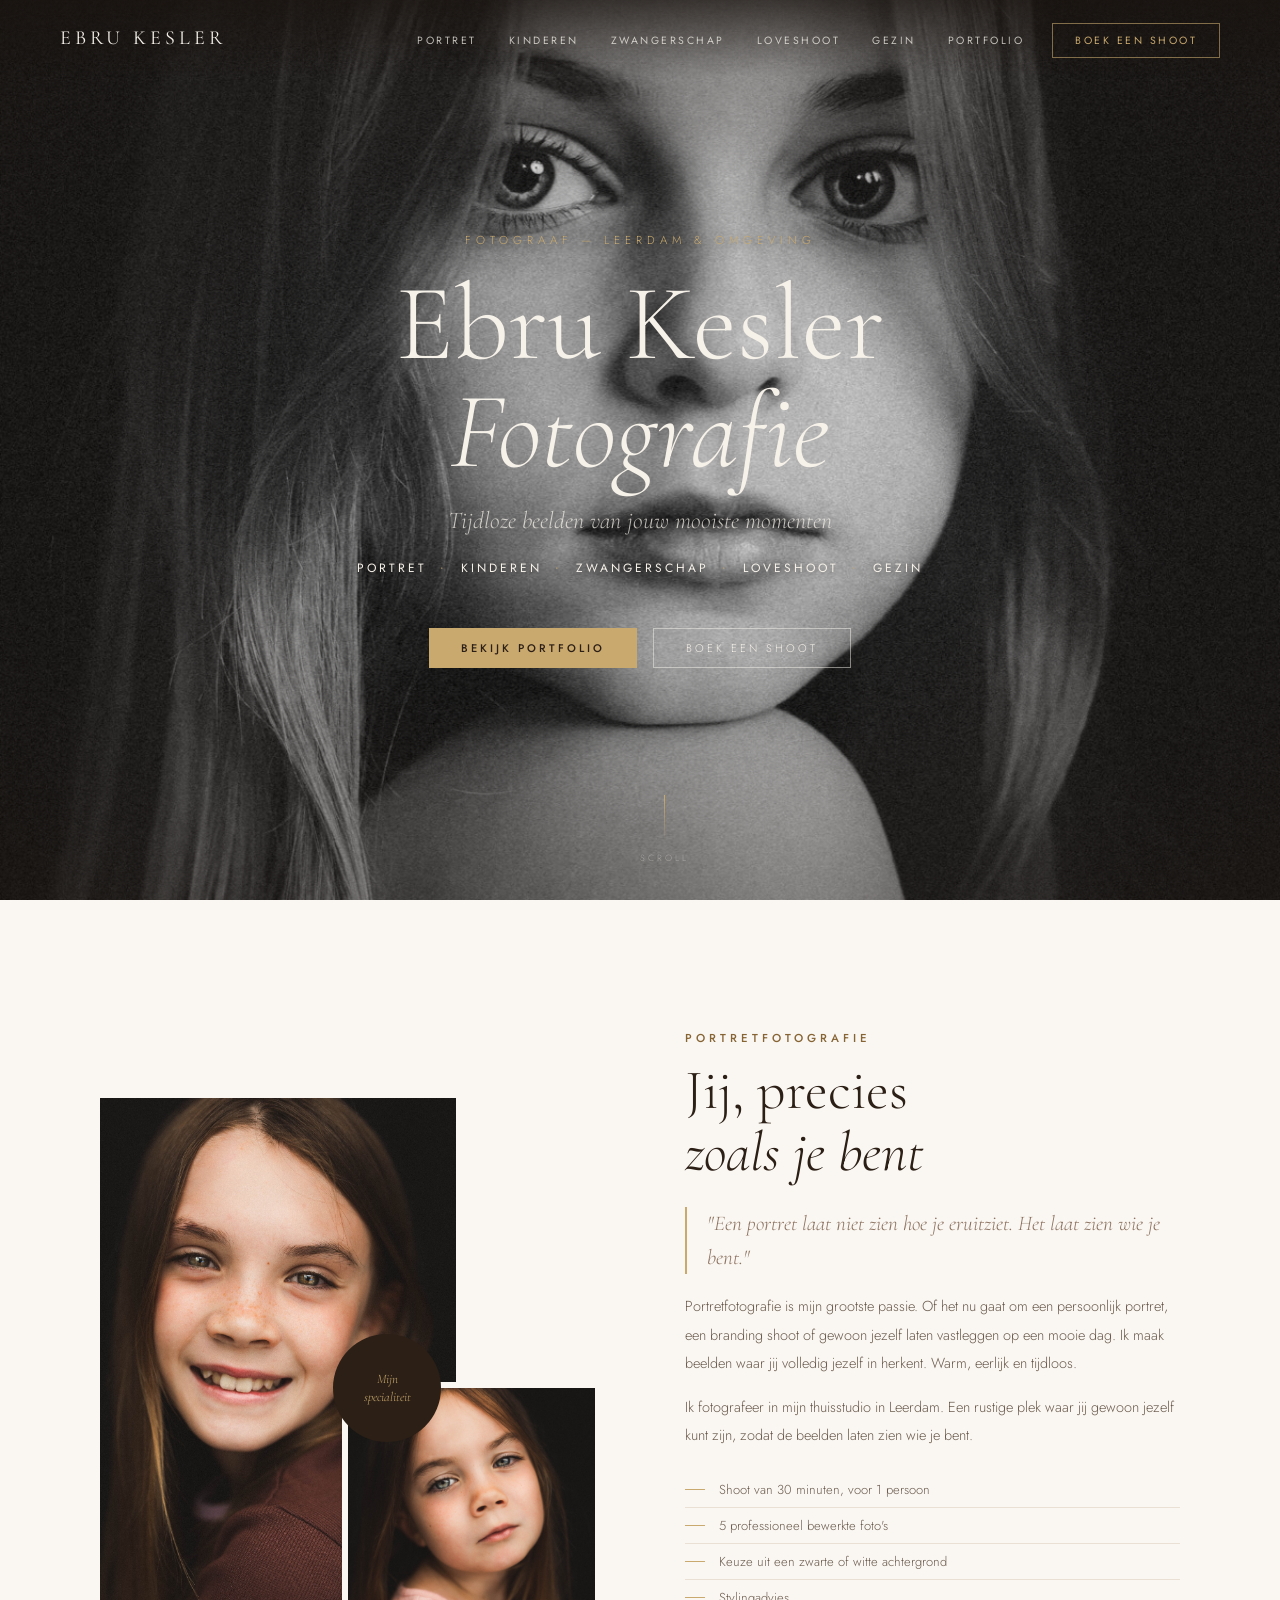
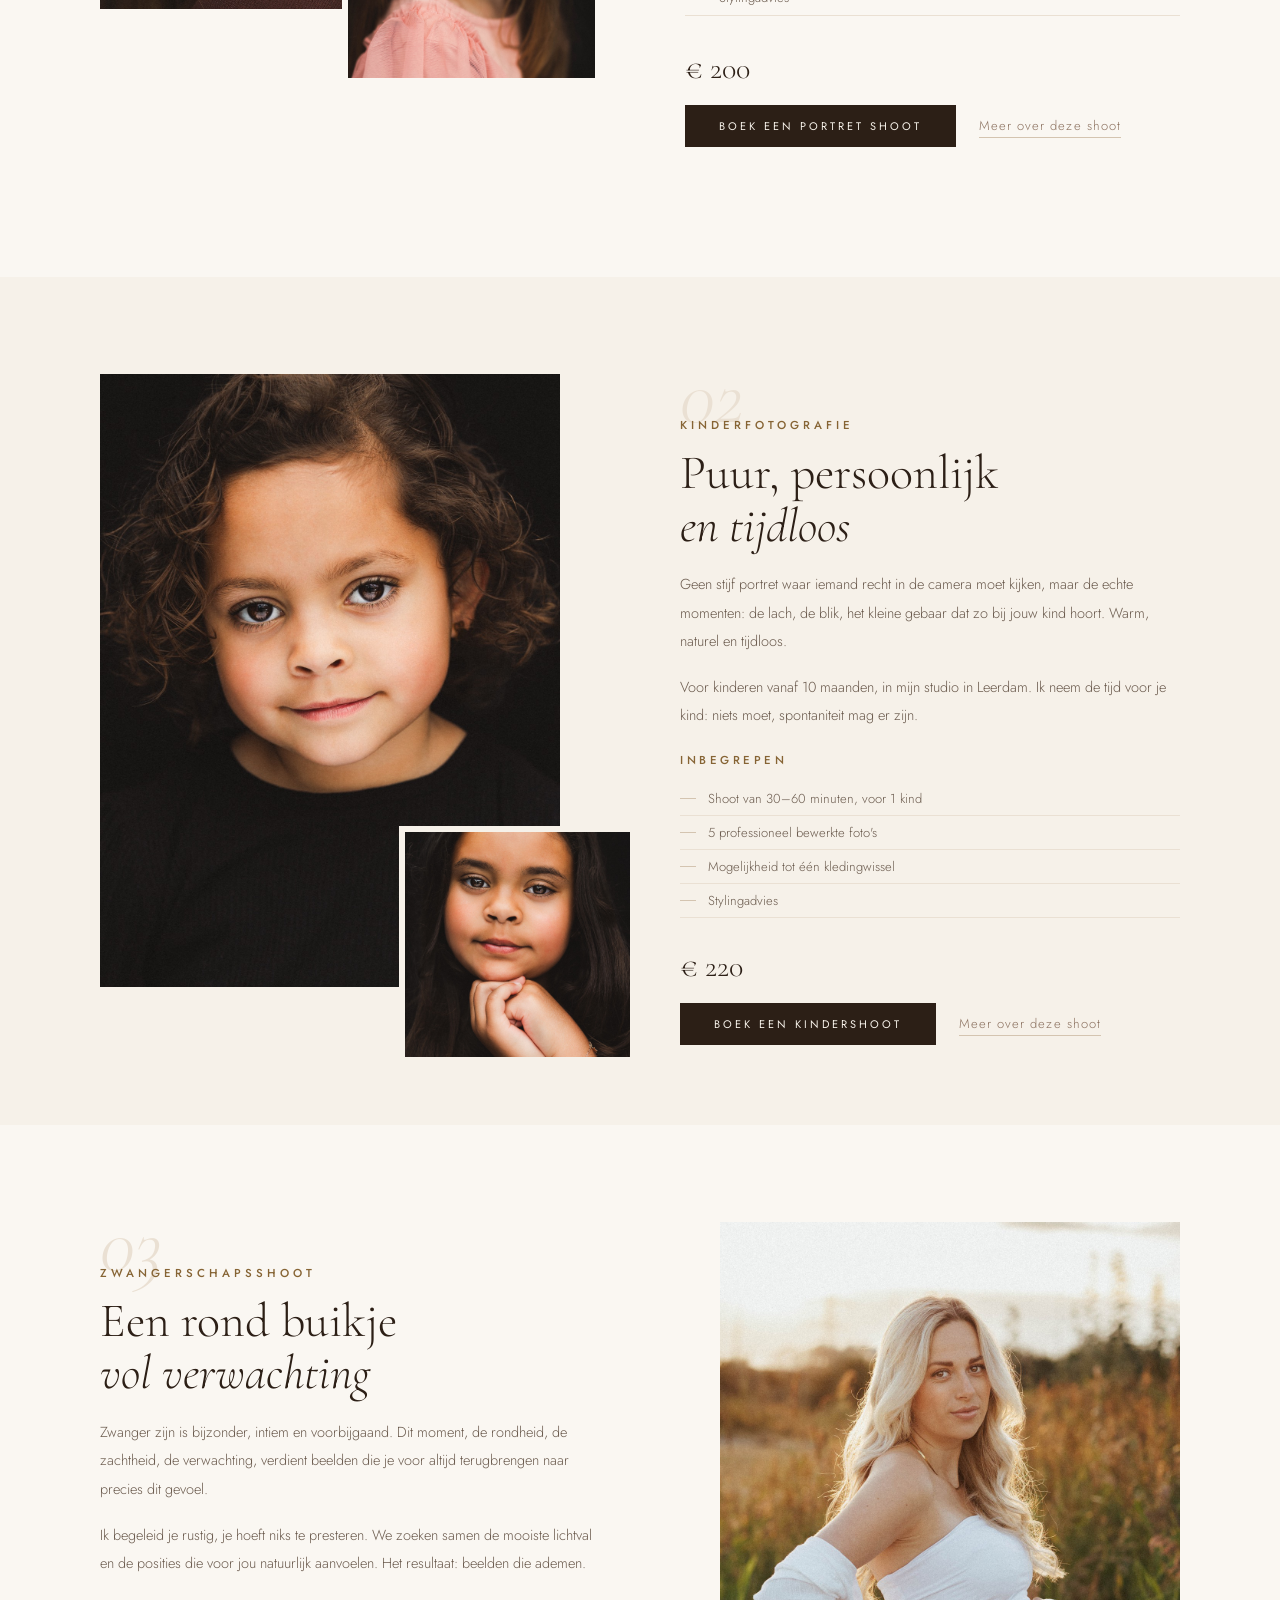
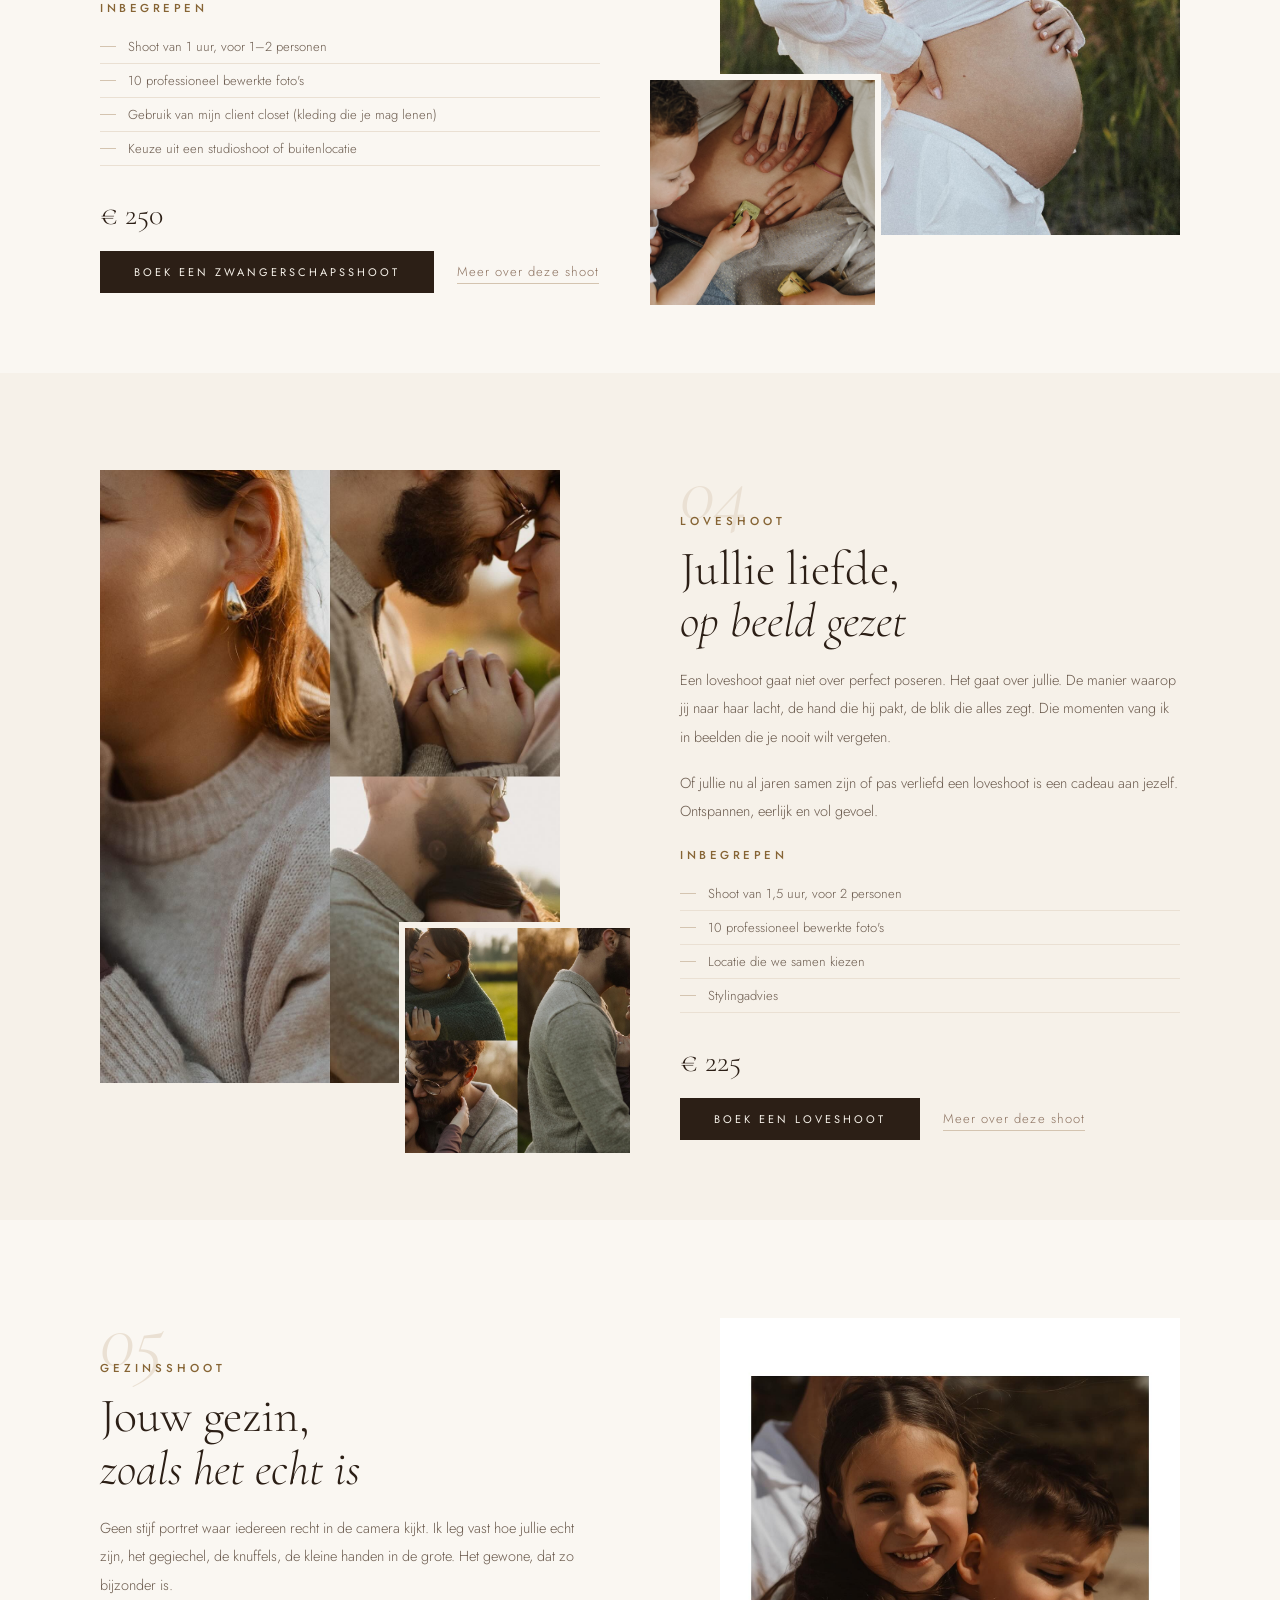
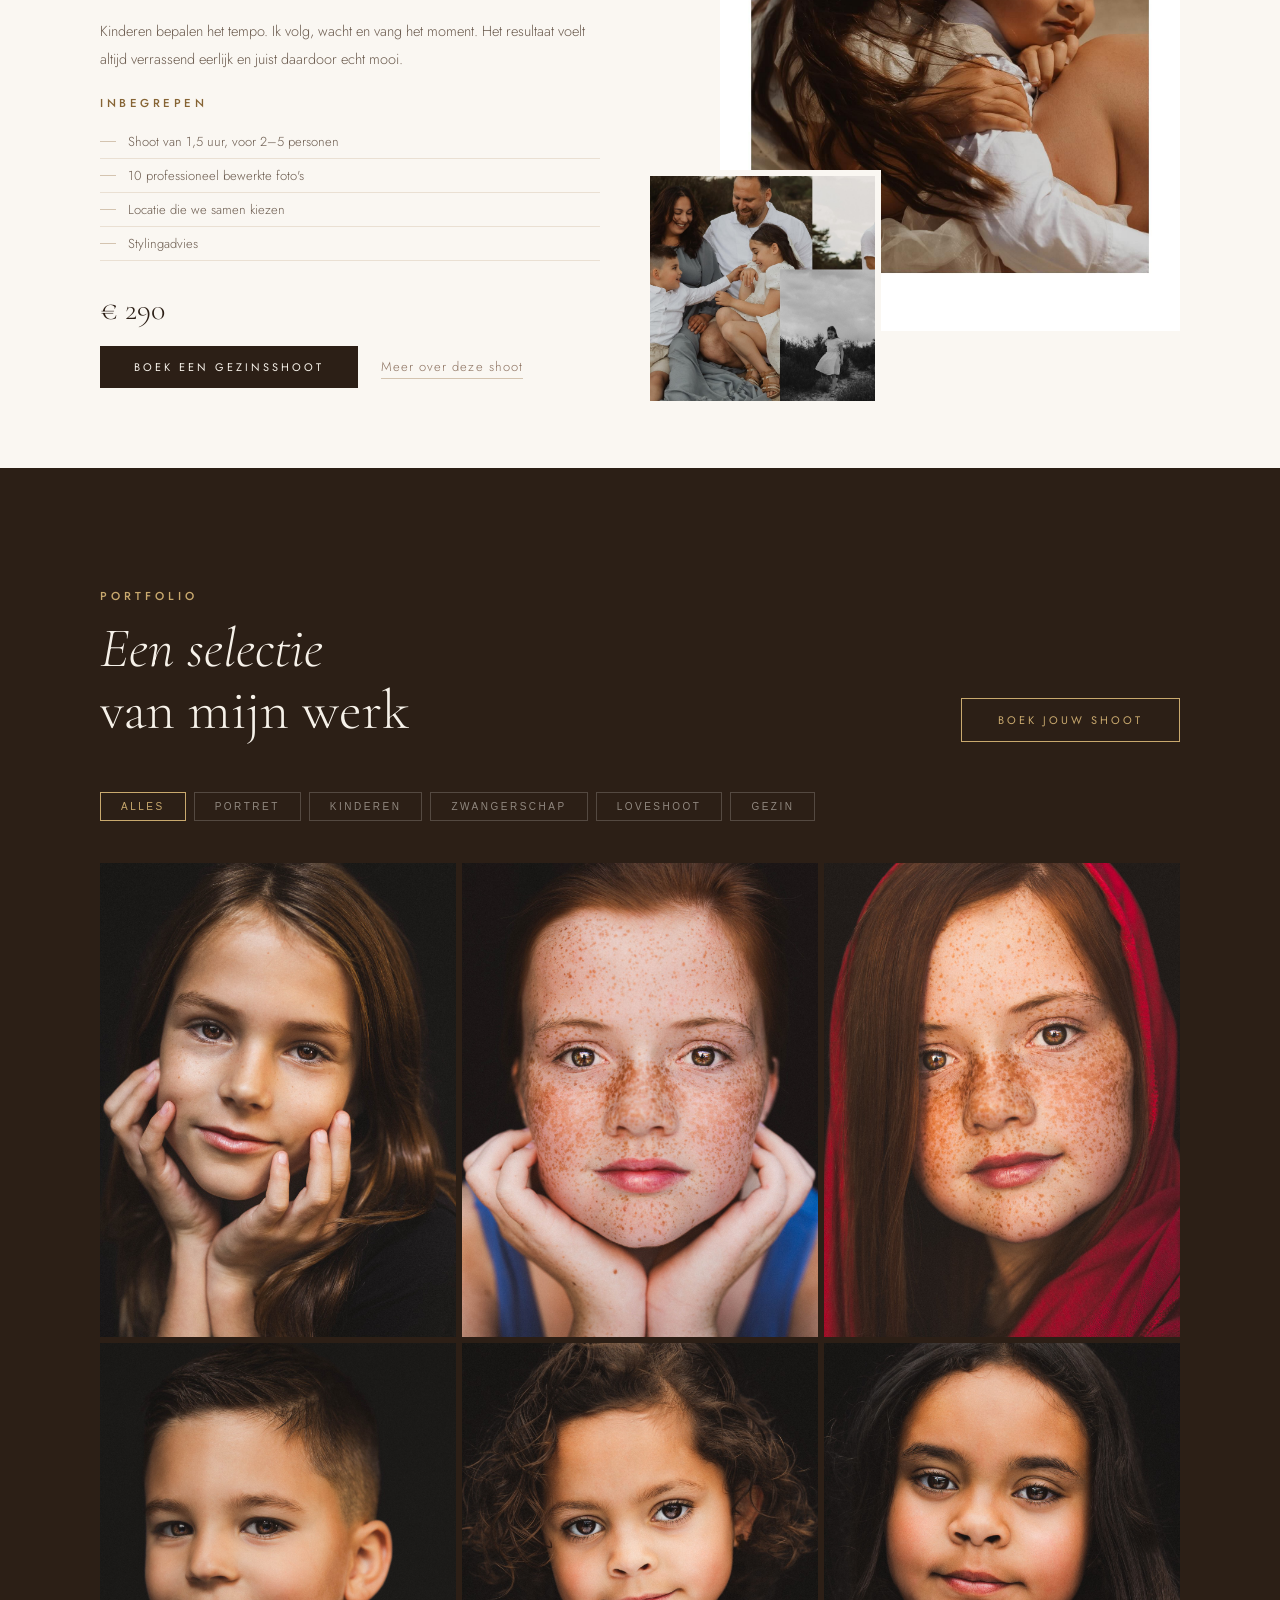
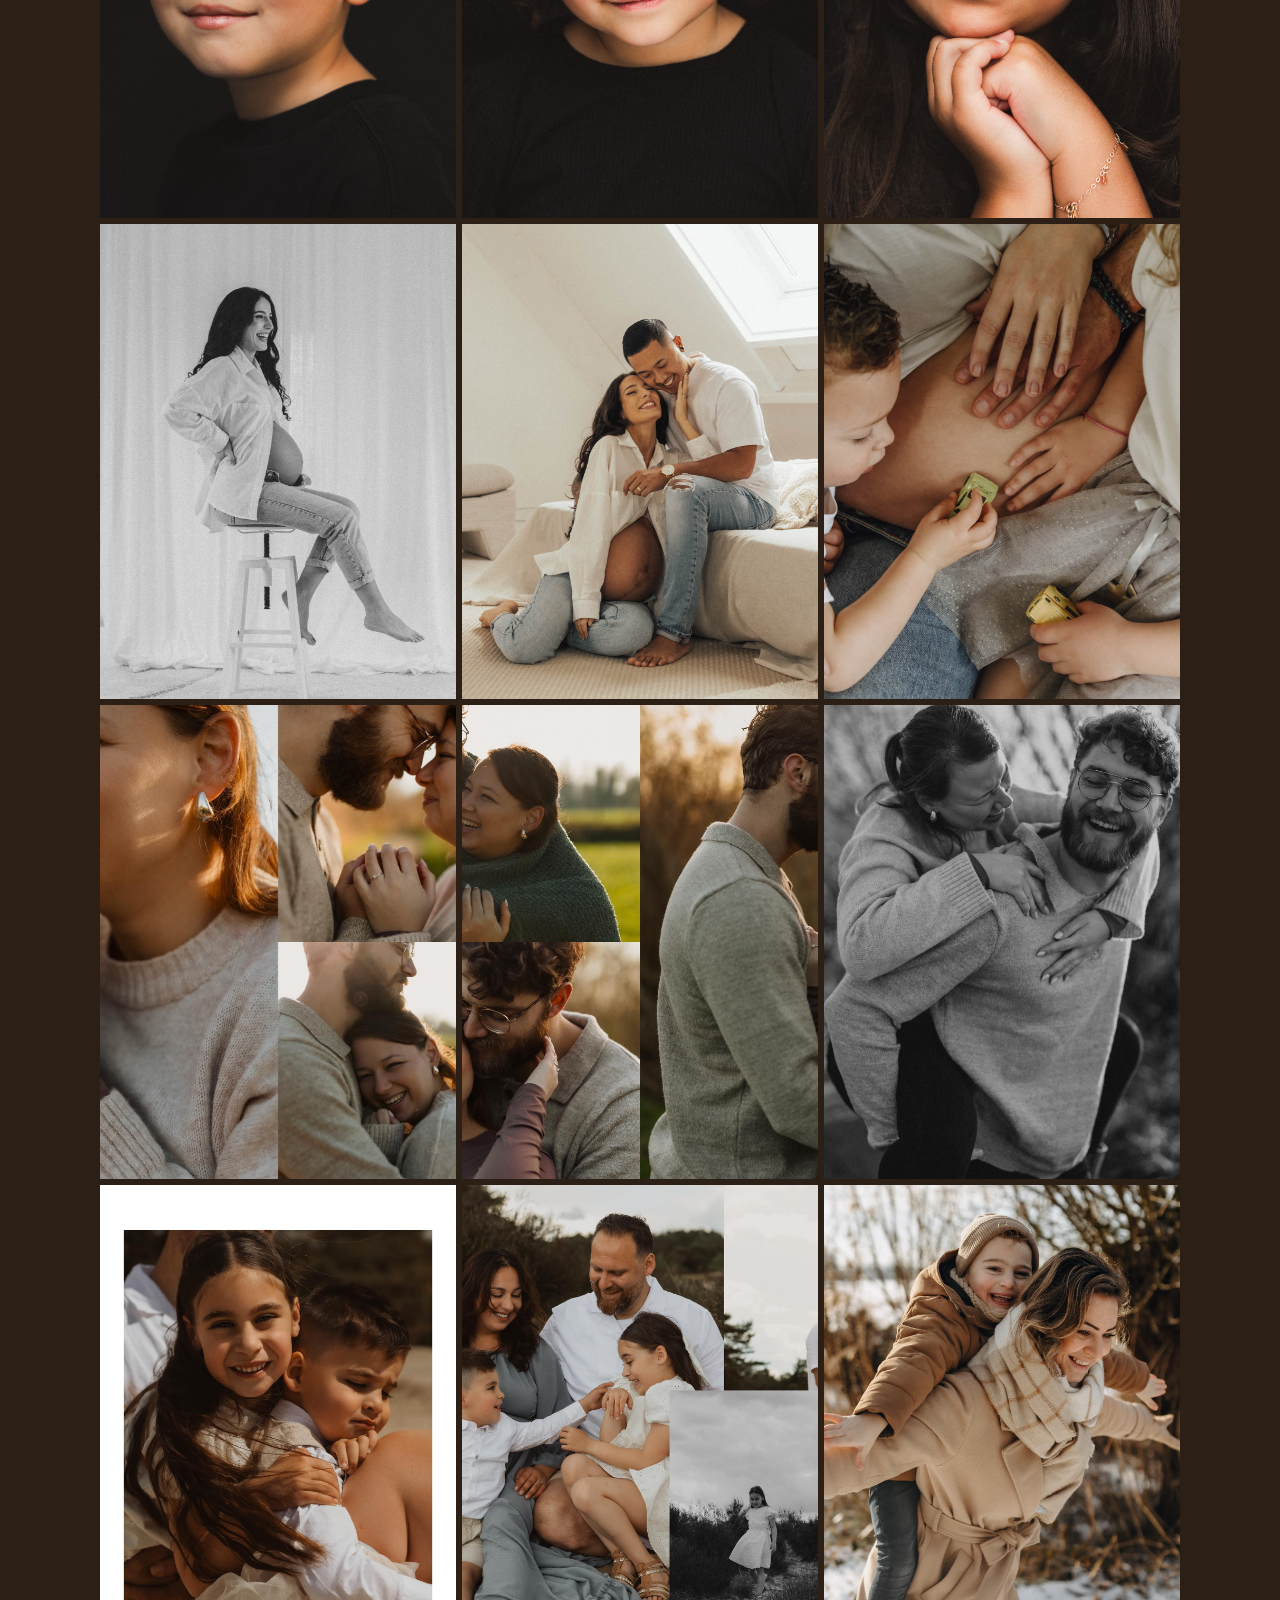
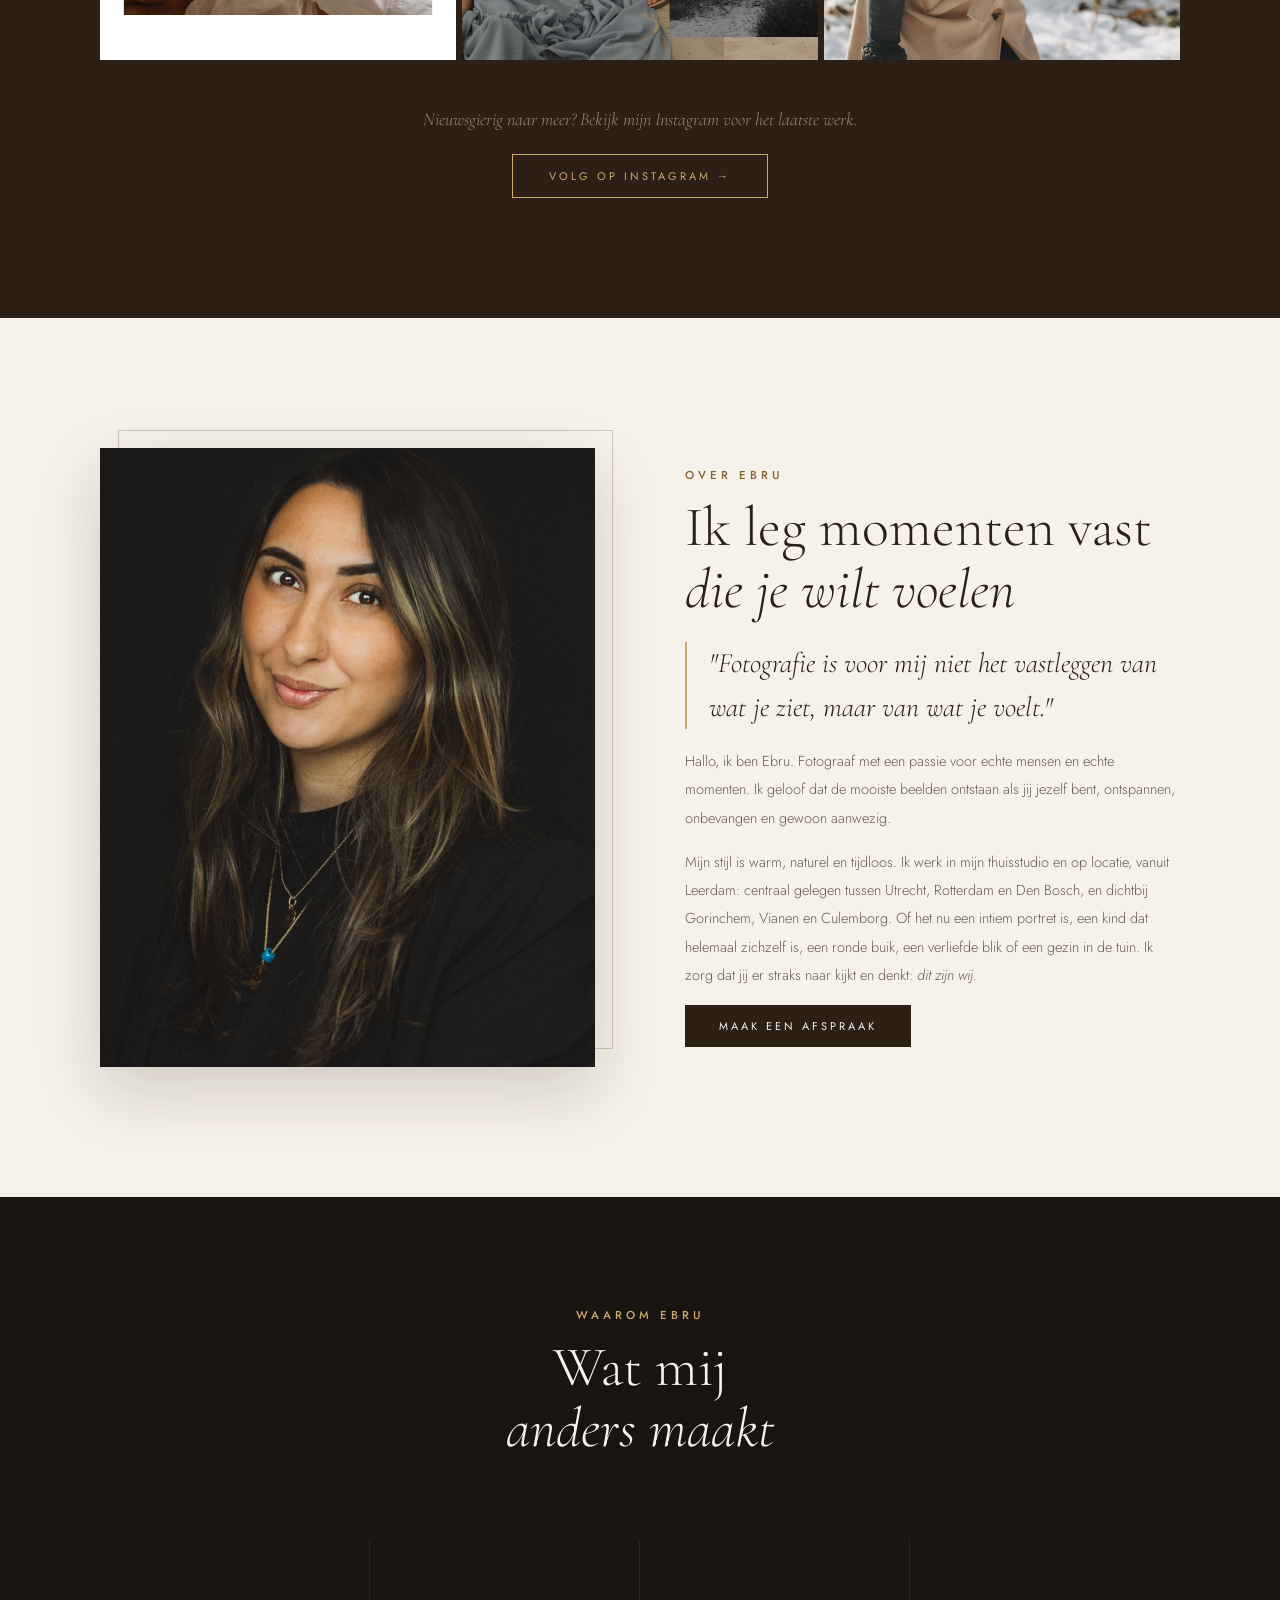
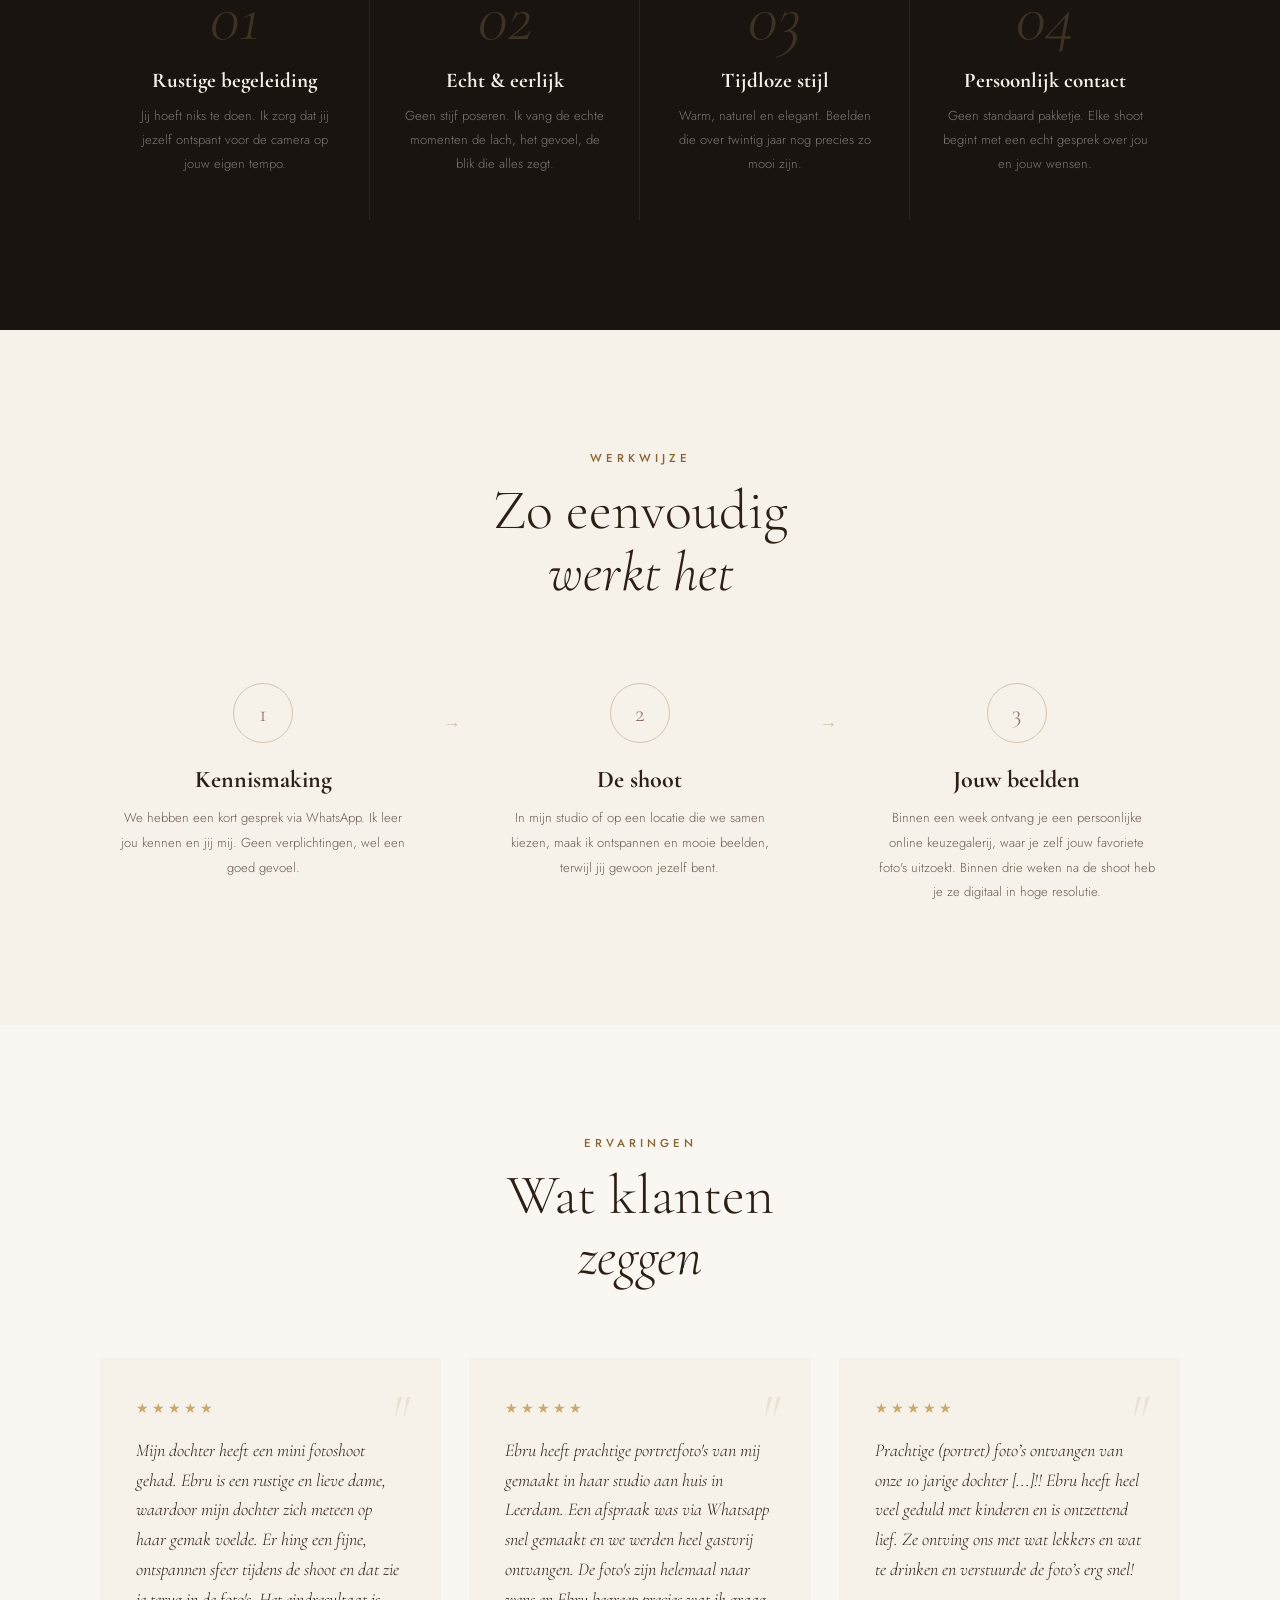
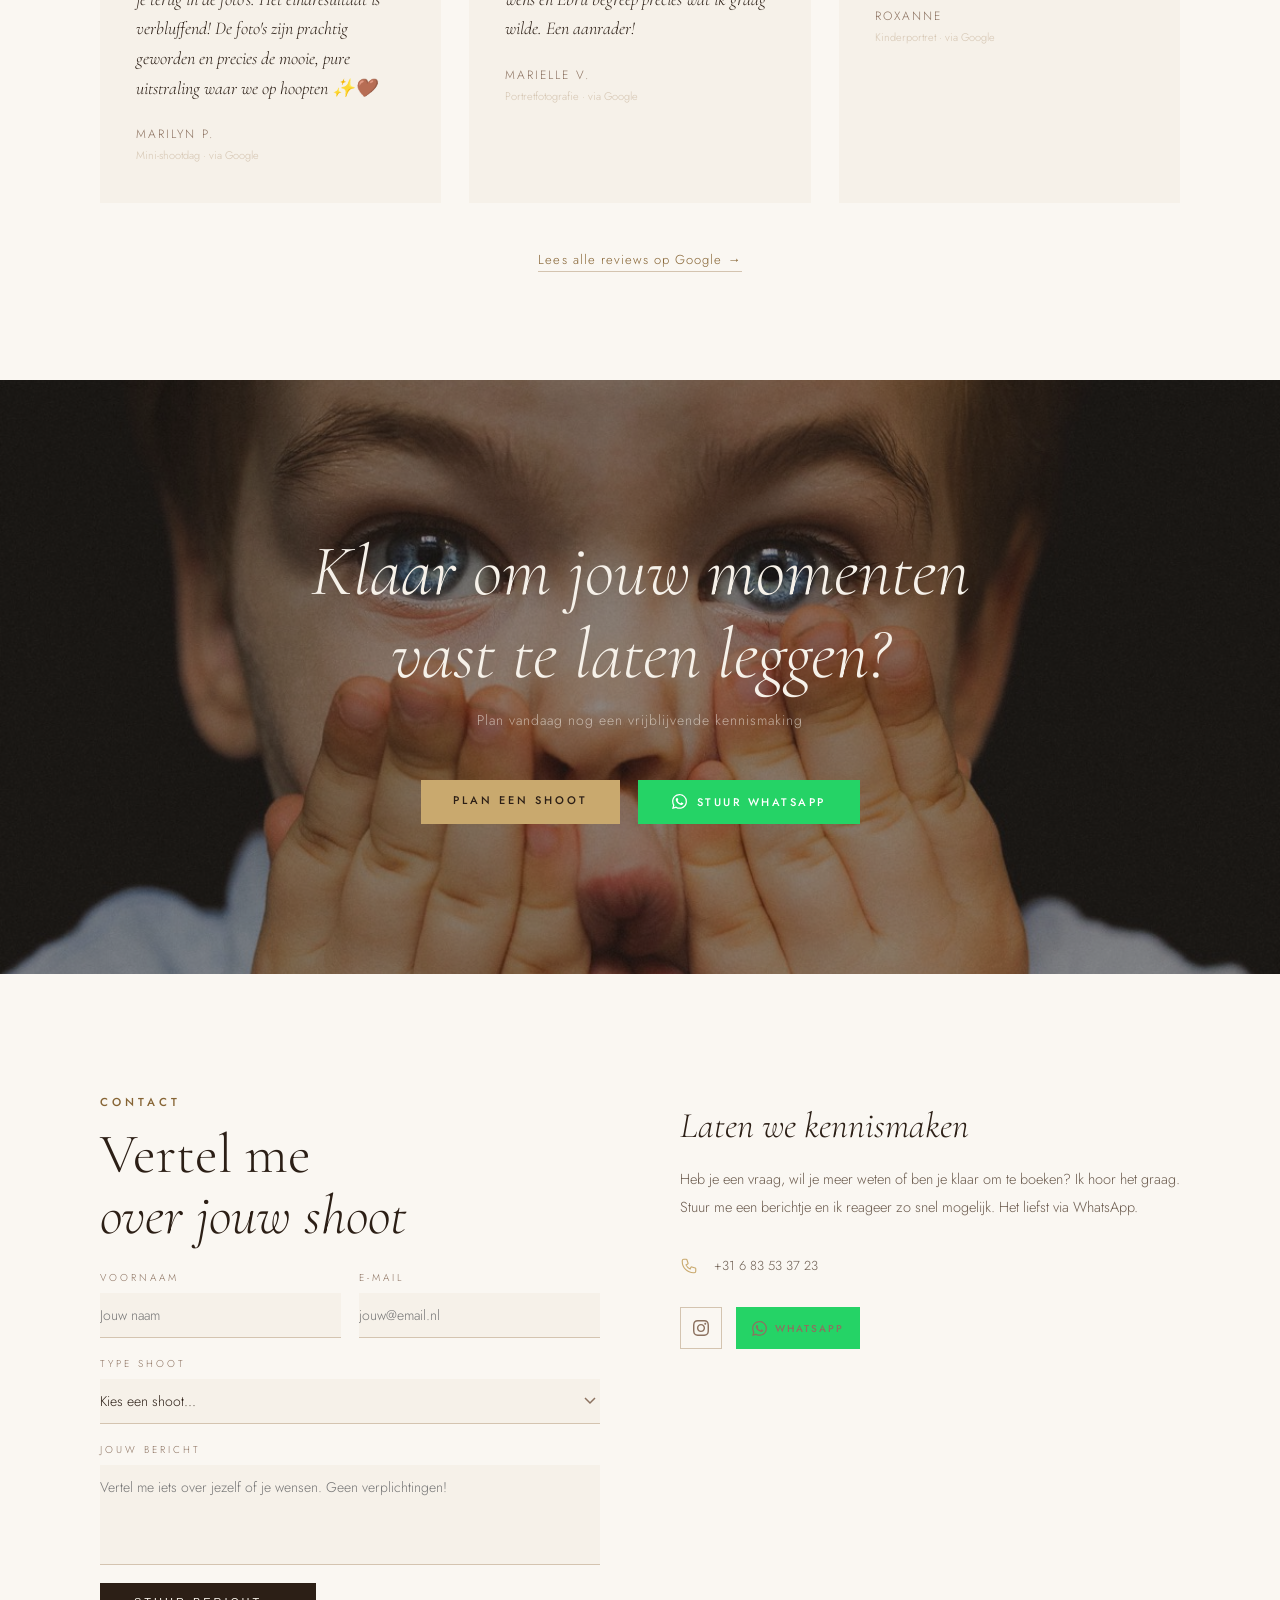
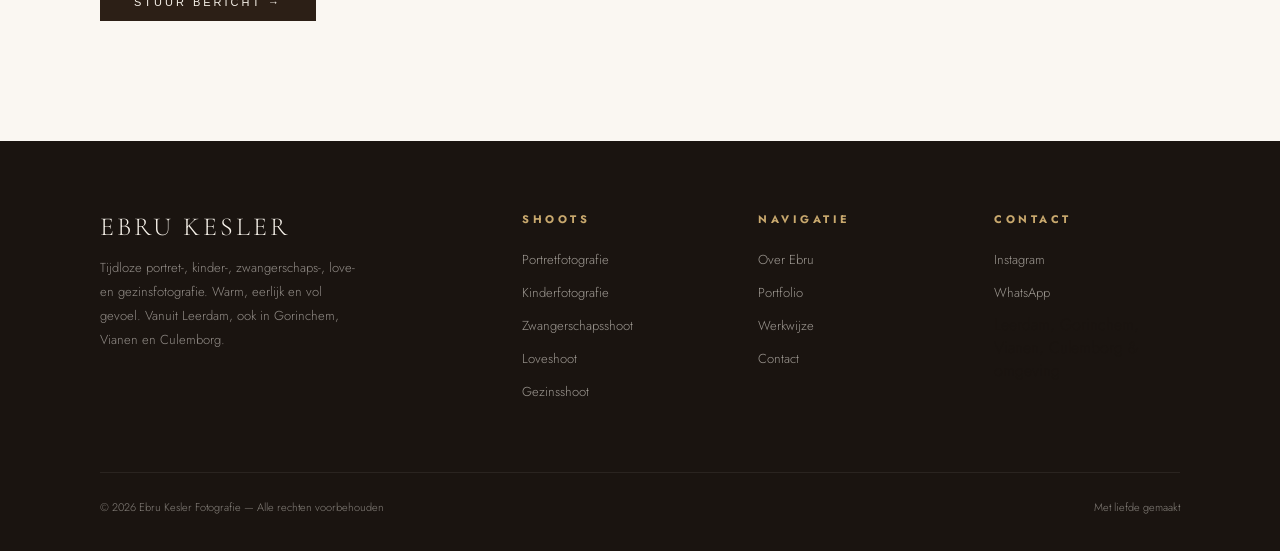
<file: index.html>
<!DOCTYPE html>
<html lang="nl">
<head>
<link rel="icon" type="image/x-icon" href="favicon.ico">
<link rel="shortcut icon" type="image/x-icon" href="favicon.ico">
<meta charset="UTF-8">
<meta name="viewport" content="width=device-width, initial-scale=1.0">
<title>Ebru Kesler Fotografie – Fotograaf in Leerdam | Portret, kind, zwangerschap, love, gezin</title>
<meta name="description" content="Ebru Kesler Fotografie: fotograaf in Leerdam voor portretten, kinderportretten, zwangerschaps-, love- en gezinsshoots. Warm, naturel en tijdloos.">
<link rel="canonical" href="https://ebrukeslerfotografie.nl/">
<meta property="og:type" content="website">
<meta property="og:locale" content="nl_NL">
<meta property="og:site_name" content="Ebru Kesler Fotografie">
<meta property="og:title" content="Ebru Kesler Fotografie – fotograaf in Leerdam">
<meta property="og:description" content="Portret-, kinder-, zwangerschaps-, love- en gezinsfotografie in Leerdam en omgeving. Warm, naturel en tijdloos.">
<meta property="og:url" content="https://ebrukeslerfotografie.nl/">
<meta property="og:image" content="https://ebrukeslerfotografie.nl/fotos/ebru-kesler-fotografie-leerdam.jpg">
<script type="application/ld+json">
{
 "@context": "https://schema.org",
 "@type": "ProfessionalService",
 "@id": "https://ebrukeslerfotografie.nl/#bedrijf",
 "name": "Ebru Kesler Fotografie",
 "url": "https://ebrukeslerfotografie.nl/",
 "image": "https://ebrukeslerfotografie.nl/fotos/ebru-kesler-fotografie-leerdam.jpg",
 "logo": "https://ebrukeslerfotografie.nl/favicon.ico",
 "description": "Fotograaf in Leerdam voor portretten, kinderportretten, zwangerschapsshoots, loveshoots en gezinsshoots (familieshoots). Warm, naturel en tijdloos. Ook in Gorinchem, Vianen en Culemborg.",
 "telephone": "+31683533723",
 "address": {
  "@type": "PostalAddress",
  "addressLocality": "Leerdam",
  "addressCountry": "NL"
 },
 "areaServed": [
  {
   "@type": "City",
   "name": "Leerdam"
  },
  {
   "@type": "City",
   "name": "Gorinchem"
  },
  {
   "@type": "City",
   "name": "Vianen"
  },
  {
   "@type": "City",
   "name": "Culemborg"
  }
 ],
 "founder": {
  "@type": "Person",
  "name": "Ebru Kesler",
  "image": "https://ebrukeslerfotografie.nl/fotos/ebru-kesler-fotograaf-leerdam.jpg",
  "jobTitle": "Fotograaf"
 },
 "sameAs": [
  "https://www.instagram.com/ebrukeslerfotografie/",
  "https://maps.google.com/?cid=18399289457200370196"
 ],
 "hasOfferCatalog": {
  "@type": "OfferCatalog",
  "name": "Fotoshoots",
  "itemListElement": [
   {
    "@type": "Offer",
    "itemOffered": {
     "@type": "Service",
     "name": "Portretfotografie",
     "url": "https://ebrukeslerfotografie.nl/portret/"
    }
   },
   {
    "@type": "Offer",
    "itemOffered": {
     "@type": "Service",
     "name": "Kinderfotografie",
     "url": "https://ebrukeslerfotografie.nl/kinderfotografie/"
    }
   },
   {
    "@type": "Offer",
    "itemOffered": {
     "@type": "Service",
     "name": "Zwangerschapsshoot",
     "url": "https://ebrukeslerfotografie.nl/zwangerschapsshoot/"
    }
   },
   {
    "@type": "Offer",
    "itemOffered": {
     "@type": "Service",
     "name": "Loveshoot",
     "url": "https://ebrukeslerfotografie.nl/loveshoot/"
    }
   },
   {
    "@type": "Offer",
    "itemOffered": {
     "@type": "Service",
     "name": "Gezinsshoot",
     "url": "https://ebrukeslerfotografie.nl/familieshoot/"
    }
   }
  ]
 }
}
</script>
<link rel="preconnect" href="https://fonts.googleapis.com">
<link href="https://fonts.googleapis.com/css2?family=Cormorant+Garamond:ital,wght@0,300;0,400;1,300;1,400;1,500&family=Jost:wght@300;400;500&display=swap" rel="stylesheet">
<link rel="stylesheet" href="/style.css">
</head>
<body>

<!-- NAV -->
<nav id="nav">
  <a href="#home" class="nav-logo">Ebru Kesler</a>
  <ul class="nav-links">
    <li><a href="#portret">Portret</a></li>
    <li><a href="#kinderen">Kinderen</a></li>
    <li><a href="#zwangerschap">Zwangerschap</a></li>
    <li><a href="#loveshoot">Loveshoot</a></li>
    <li><a href="#familie">Gezin</a></li>
    <li><a href="#portfolio">Portfolio</a></li>
    <li><a href="#contact" class="nav-cta">Boek een shoot</a></li>
  </ul>
  <div class="hamburger" id="hamburger">
    <span></span><span></span><span></span>
  </div>
</nav>

<!-- MOBILE MENU -->
<div class="mobile-menu" id="mobileMenu">
  <a href="#portret" class="mm-link">Portret</a>
  <a href="#kinderen" class="mm-link">Kinderen</a>
  <a href="#zwangerschap" class="mm-link">Zwangerschap</a>
  <a href="#loveshoot" class="mm-link">Loveshoot</a>
  <a href="#familie" class="mm-link">Gezin</a>
  <a href="#portfolio" class="mm-link">Portfolio</a>
  <a href="#contact" class="mm-link">Boek een shoot</a>
</div>

<!-- ══ HERO ══ -->
<section class="hero" id="home">
  <img class="hero-bg" src="fotos/ebru-kesler-fotografie-leerdam.jpg" alt="Kinderportret door fotograaf Ebru Kesler in Leerdam" style="position:absolute;inset:0;width:100%;height:100%;object-fit:cover;">
  <div class="hero-vignette"></div>
  <div class="hero-content">
    <p class="hero-eyebrow">Fotograaf — Leerdam &amp; omgeving</p>
    <h1 class="hero-title">Ebru Kesler<br><em>Fotografie</em></h1>
    <p class="hero-sub">Tijdloze beelden van jouw mooiste momenten</p>
    <div class="hero-tags">
      <a href="#portret" class="hero-tag">Portret</a>
      <a href="#kinderen" class="hero-tag">Kinderen</a>
      <a href="#zwangerschap" class="hero-tag">Zwangerschap</a>
      <a href="#loveshoot" class="hero-tag">Loveshoot</a>
      <a href="#familie" class="hero-tag">Gezin</a>
    </div>
    <div class="hero-btns">
      <a href="#portfolio" class="btn-g">Bekijk portfolio</a>
      <a href="#contact" class="btn-o">Boek een shoot</a>
    </div>
  </div>
  <div class="scroll-indicator">
    <div class="scroll-line"></div>
    Scroll
  </div>
</section>

<!-- ══ PORTRET SPOTLIGHT ══ -->
<section class="portret" id="portret">
  <div class="container">
    <div class="portret-inner">
      <div class="portret-imgs reveal">
        <img loading="lazy" class="portret-main" src="fotos/portret-leerdam-01.jpg" alt="Portretfotografie – Ebru Kesler Fotografie, Leerdam" style="position:absolute;top:0;left:0;width:72%;height:88%;object-fit:cover;">
        <img loading="lazy" class="portret-accent" src="fotos/portret-leerdam-02.jpg" alt="Persoonlijk portret – Ebru Kesler Fotografie, Leerdam" style="position:absolute;bottom:0;right:0;width:50%;height:50%;object-fit:cover;outline:6px solid var(--warm-white);">
        <div class="portret-badge">Mijn<br>specialiteit</div>
      </div>
      <div class="reveal" style="transition-delay:.2s;">
        <span class="lbl">Portretfotografie</span>
        <h2 class="ttl">Jij, precies<br><em>zoals je bent</em></h2>
        <p class="portret-intro">"Een portret laat niet zien hoe je eruitziet. Het laat zien wie je bent."</p>
        <p class="portret-body">Portretfotografie is mijn grootste passie. Of het nu gaat om een persoonlijk portret, een branding shoot of gewoon jezelf laten vastleggen op een mooie dag. Ik maak beelden waar jij volledig jezelf in herkent. Warm, eerlijk en tijdloos.</p>
        <p class="portret-body">Ik fotografeer in mijn thuisstudio in Leerdam. Een rustige plek waar jij gewoon jezelf kunt zijn, zodat de beelden laten zien wie je bent.</p>
        <ul class="portret-list"><li>Shoot van 30 minuten, voor 1 persoon</li><li>5 professioneel bewerkte foto's</li><li>Keuze uit een zwarte of witte achtergrond</li><li>Stylingadvies</li></ul>
        <p class="dienst-price">€ 200</p>
        <a href="#contact" class="btn-d">Boek een portret shoot</a>
        <a href="/portret/" class="btn-link">Meer over deze shoot</a>
      </div>
    </div>
  </div>
</section>

<!-- ══ KINDEREN ══ -->
<section class="dienst" id="kinderen" style="background:var(--cream);">
  <div class="container">
    <div class="dienst-inner">
      <div class="dienst-img-wrap reveal">
        <img loading="lazy" class="dienst-img" src="fotos/kinderfotografie-leerdam-01.jpg" alt="Kinderfotografie – Ebru Kesler Fotografie, Leerdam" style="width:100%;aspect-ratio:3/4;object-fit:cover;display:block;">
        <img loading="lazy" class="dienst-img-sub" src="fotos/kinderfotografie-leerdam-02.jpg" alt="Kinderportret – Ebru Kesler Fotografie, Leerdam" style="position:absolute;bottom:-30px;right:-30px;width:45%;aspect-ratio:1/1;object-fit:cover;outline:6px solid var(--cream);">
      </div>
      <div class="reveal" style="transition-delay:.2s;">
        <span class="dienst-num">02</span>
        <span class="lbl">Kinderfotografie</span>
        <h2 class="dienst-title">Puur, persoonlijk<br><em>en tijdloos</em></h2>
        <p class="dienst-desc">Geen stijf portret waar iemand recht in de camera moet kijken, maar de echte momenten: de lach, de blik, het kleine gebaar dat zo bij jouw kind hoort. Warm, naturel en tijdloos.</p>
        <p class="dienst-desc">Voor kinderen vanaf 10 maanden, in mijn studio in Leerdam. Ik neem de tijd voor je kind: niets moet, spontaniteit mag er zijn.</p>
        <div class="dienst-includes">
<h3>Inbegrepen</h3>
<ul><li>Shoot van 30–60 minuten, voor 1 kind</li><li>5 professioneel bewerkte foto's</li><li>Mogelijkheid tot één kledingwissel</li><li>Stylingadvies</li></ul>
</div>
        <p class="dienst-price">€ 220</p>
        <a href="#contact" class="btn-d">Boek een kindershoot</a>
        <a href="/kinderfotografie/" class="btn-link">Meer over deze shoot</a>
      </div>
    </div>
  </div>
</section>

<!-- ══ ZWANGERSCHAP ══ -->
<section class="dienst" id="zwangerschap" style="background:var(--warm-white);">
  <div class="container">
    <div class="dienst-inner reverse">
      <div class="dienst-img-wrap reveal">
        <img loading="lazy" class="dienst-img" src="fotos/zwangerschapsshoot-leerdam-01.jpg" alt="Zwangerschapsshoot buiten – Ebru Kesler Fotografie, Leerdam" style="width:100%;aspect-ratio:3/4;object-fit:cover;display:block;">
        <img loading="lazy" class="dienst-img-sub" src="fotos/zwangerschapsshoot-leerdam-04.jpg" alt="Zwangerschapsshoot met kind – Ebru Kesler Fotografie, Leerdam" style="position:absolute;bottom:-30px;left:-30px;width:45%;aspect-ratio:1/1;object-fit:cover;outline:6px solid var(--warm-white);">
      </div>
      <div class="reveal" style="transition-delay:.2s;">
        <span class="dienst-num">03</span>
        <span class="lbl">Zwangerschapsshoot</span>
        <h2 class="dienst-title">Een rond buikje<br><em>vol verwachting</em></h2>
        <p class="dienst-desc">Zwanger zijn is bijzonder, intiem en voorbijgaand. Dit moment, de rondheid, de zachtheid, de verwachting, verdient beelden die je voor altijd terugbrengen naar precies dit gevoel.</p>
        <p class="dienst-desc">Ik begeleid je rustig, je hoeft niks te presteren. We zoeken samen de mooiste lichtval en de posities die voor jou natuurlijk aanvoelen. Het resultaat: beelden die ademen.</p>
        <div class="dienst-includes">
<h3>Inbegrepen</h3>
<ul><li>Shoot van 1 uur, voor 1–2 personen</li><li>10 professioneel bewerkte foto's</li><li>Gebruik van mijn client closet (kleding die je mag lenen)</li><li>Keuze uit een studioshoot of buitenlocatie</li></ul>
</div>
        <p class="dienst-price">€ 250</p>
        <a href="#contact" class="btn-d">Boek een zwangerschapsshoot</a>
        <a href="/zwangerschapsshoot/" class="btn-link">Meer over deze shoot</a>
      </div>
    </div>
  </div>
</section>

<!-- ══ LOVESHOOT ══ -->
<section class="dienst" id="loveshoot" style="background:var(--cream);">
  <div class="container">
    <div class="dienst-inner">
      <div class="dienst-img-wrap reveal">
        <img loading="lazy" class="dienst-img" src="FOTO_LOVE_1.jpg" alt="Loveshoot van een stel – Ebru Kesler Fotografie, Leerdam" style="width:100%;aspect-ratio:3/4;object-fit:cover;display:block;">
        <img loading="lazy" class="dienst-img-sub" src="FOTO_LOVE_2.jpg" alt="Detail van een loveshoot – Ebru Kesler Fotografie, Leerdam" style="position:absolute;bottom:-30px;right:-30px;width:45%;aspect-ratio:1/1;object-fit:cover;outline:6px solid var(--cream);">
      </div>
      <div class="reveal" style="transition-delay:.2s;">
        <span class="dienst-num">04</span>
        <span class="lbl">Loveshoot</span>
        <h2 class="dienst-title">Jullie liefde,<br><em>op beeld gezet</em></h2>
        <p class="dienst-desc">Een loveshoot gaat niet over perfect poseren. Het gaat over jullie. De manier waarop jij naar haar lacht, de hand die hij pakt, de blik die alles zegt. Die momenten vang ik in beelden die je nooit wilt vergeten.</p>
        <p class="dienst-desc">Of jullie nu al jaren samen zijn of pas verliefd een loveshoot is een cadeau aan jezelf. Ontspannen, eerlijk en vol gevoel.</p>
        <div class="dienst-includes">
<h3>Inbegrepen</h3>
<ul><li>Shoot van 1,5 uur, voor 2 personen</li><li>10 professioneel bewerkte foto's</li><li>Locatie die we samen kiezen</li><li>Stylingadvies</li></ul>
</div>
        <p class="dienst-price">€ 225</p>
        <a href="#contact" class="btn-d">Boek een loveshoot</a>
        <a href="/loveshoot/" class="btn-link">Meer over deze shoot</a>
      </div>
    </div>
  </div>
</section>

<!-- ══ GEZIN ══ -->
<section class="dienst" id="familie" style="background:var(--warm-white);">
  <div class="container">
    <div class="dienst-inner reverse">
      <div class="dienst-img-wrap reveal">
        <img loading="lazy" class="dienst-img" src="FOTO_FAMILY.jpg" alt="Gezinsshoot – Ebru Kesler Fotografie, Leerdam" style="width:100%;aspect-ratio:3/4;object-fit:cover;display:block;">
        <img loading="lazy" class="dienst-img-sub" src="FOTO_FAMILY_2.jpg" alt="Detail van een gezinsshoot – Ebru Kesler Fotografie, Leerdam" style="position:absolute;bottom:-30px;left:-30px;width:45%;aspect-ratio:1/1;object-fit:cover;outline:6px solid var(--warm-white);">
      </div>
      <div class="reveal" style="transition-delay:.2s;">
        <span class="dienst-num">05</span>
        <span class="lbl">Gezinsshoot</span>
        <h2 class="dienst-title">Jouw gezin,<br><em>zoals het echt is</em></h2>
        <p class="dienst-desc">Geen stijf portret waar iedereen recht in de camera kijkt. Ik leg vast hoe jullie echt zijn, het gegiechel, de knuffels, de kleine handen in de grote. Het gewone, dat zo bijzonder is.</p>
        <p class="dienst-desc">Kinderen bepalen het tempo. Ik volg, wacht en vang het moment. Het resultaat voelt altijd verrassend eerlijk en juist daardoor echt mooi.</p>
        <div class="dienst-includes">
<h3>Inbegrepen</h3>
<ul><li>Shoot van 1,5 uur, voor 2–5 personen</li><li>10 professioneel bewerkte foto's</li><li>Locatie die we samen kiezen</li><li>Stylingadvies</li></ul>
</div>
        <p class="dienst-price">€ 290</p>
        <a href="#contact" class="btn-d">Boek een gezinsshoot</a>
        <a href="/familieshoot/" class="btn-link">Meer over deze shoot</a>
      </div>
    </div>
  </div>
</section>

<!-- ══ PORTFOLIO ══ -->
<section class="portfolio" id="portfolio">
  <div class="container">
    <div class="portfolio-header reveal">
      <div>
        <span class="lbl" style="color:var(--gold);">Portfolio</span>
        <h2 class="ttl ttl-light"><em>Een selectie</em><br>van mijn werk</h2>
      </div>
      <a href="#contact" class="btn-g-outline">Boek jouw shoot</a>
    </div>
    <div class="portfolio-filters">
      <button class="pf-btn active" data-filter="alles">Alles</button>
      <button class="pf-btn" data-filter="portret">Portret</button>
      <button class="pf-btn" data-filter="kinderen">Kinderen</button>
      <button class="pf-btn" data-filter="zwangerschap">Zwangerschap</button>
      <button class="pf-btn" data-filter="loveshoot">Loveshoot</button>
      <button class="pf-btn" data-filter="familie">Gezin</button>
    </div>
    <div class="portfolio-grid">
      <div class="pg" data-cat="portret"><img src="fotos/portret-leerdam-03.jpg" alt="Portretfotografie uit het portfolio – Ebru Kesler Fotografie, Leerdam" loading="lazy" style="width:100%;height:100%;object-fit:cover;display:block;"></div>
      <div class="pg" data-cat="portret"><img src="fotos/portret-leerdam-04.jpg" alt="Portretfotografie uit het portfolio – Ebru Kesler Fotografie, Leerdam" loading="lazy" style="width:100%;height:100%;object-fit:cover;display:block;"></div>
      <div class="pg" data-cat="portret"><img src="fotos/portret-leerdam-05.jpg" alt="Portretfotografie uit het portfolio – Ebru Kesler Fotografie, Leerdam" loading="lazy" style="width:100%;height:100%;object-fit:cover;display:block;"></div>
      <div class="pg" data-cat="kinderen"><img src="fotos/kinderfotografie-leerdam-03.jpg" alt="Kinderfotografie uit het portfolio – Ebru Kesler Fotografie, Leerdam" loading="lazy" style="width:100%;height:100%;object-fit:cover;display:block;"></div>
      <div class="pg" data-cat="kinderen"><img src="fotos/kinderfotografie-leerdam-01.jpg" alt="Kinderfotografie uit het portfolio – Ebru Kesler Fotografie, Leerdam" loading="lazy" style="width:100%;height:100%;object-fit:cover;display:block;"></div>
      <div class="pg" data-cat="kinderen"><img src="fotos/kinderfotografie-leerdam-02.jpg" alt="Kinderfotografie uit het portfolio – Ebru Kesler Fotografie, Leerdam" loading="lazy" style="width:100%;height:100%;object-fit:cover;display:block;"></div>
      <div class="pg" data-cat="zwangerschap"><img src="fotos/zwangerschapsshoot-leerdam-02.jpg" alt="Zwangerschapsshoot uit het portfolio – Ebru Kesler Fotografie, Leerdam" loading="lazy" style="width:100%;height:100%;object-fit:cover;display:block;"></div>
      <div class="pg" data-cat="zwangerschap"><img src="fotos/zwangerschapsshoot-leerdam-03.jpg" alt="Zwangerschapsshoot uit het portfolio – Ebru Kesler Fotografie, Leerdam" loading="lazy" style="width:100%;height:100%;object-fit:cover;display:block;"></div>
      <div class="pg" data-cat="zwangerschap"><img src="fotos/zwangerschapsshoot-leerdam-04.jpg" alt="Zwangerschapsshoot uit het portfolio – Ebru Kesler Fotografie, Leerdam" loading="lazy" style="width:100%;height:100%;object-fit:cover;display:block;"></div>
      <div class="pg" data-cat="loveshoot"><img loading="lazy" src="FOTO_LOVE_1.jpg" alt="Loveshoot uit het portfolio – Ebru Kesler Fotografie, Leerdam" style="width:100%;height:100%;object-fit:cover;display:block;"></div>
      <div class="pg" data-cat="loveshoot"><img loading="lazy" src="FOTO_LOVE_2.jpg" alt="Loveshoot uit het portfolio – Ebru Kesler Fotografie, Leerdam" style="width:100%;height:100%;object-fit:cover;display:block;"></div>
      <div class="pg" data-cat="loveshoot"><img loading="lazy" src="FOTO_LOVE_4.jpg" alt="Loveshoot uit het portfolio – Ebru Kesler Fotografie, Leerdam" style="width:100%;height:100%;object-fit:cover;display:block;"></div>
      <div class="pg" data-cat="familie"><img loading="lazy" src="FOTO_FAMILY.jpg" alt="Gezinsshoot uit het portfolio – Ebru Kesler Fotografie, Leerdam" style="width:100%;height:100%;object-fit:cover;display:block;"></div>
      <div class="pg" data-cat="familie"><img loading="lazy" src="FOTO_FAMILY_2.jpg" alt="Gezinsshoot uit het portfolio – Ebru Kesler Fotografie, Leerdam" style="width:100%;height:100%;object-fit:cover;display:block;"></div>
      <div class="pg" data-cat="familie"><img loading="lazy" src="FOTO_FAMILY_5.jpg" alt="Gezinsshoot uit het portfolio – Ebru Kesler Fotografie, Leerdam" style="width:100%;height:100%;object-fit:cover;display:block;"></div>
    </div>
    <div class="portfolio-footer reveal">
      <p style="font-family:'Cormorant Garamond',serif;font-size:18px;font-style:italic;color:rgba(246,241,233,.5);margin-bottom:24px;">Nieuwsgierig naar meer? Bekijk mijn Instagram voor het laatste werk.</p>
      <a href="https://www.instagram.com/ebrukeslerfotografie/" target="_blank" class="btn-g-outline">Volg op Instagram →</a>
    </div>
  </div>
</section>

<!-- ══ OVER EBRU ══ -->
<section class="about" id="over">
  <div class="container">
    <div class="about-inner">
      <div class="about-img-wrap reveal">
        <div class="about-frame"></div>
        <img loading="lazy" class="about-img" src="fotos/ebru-kesler-fotograaf-leerdam.jpg" alt="Ebru Kesler, fotograaf in Leerdam" style="width:100%;aspect-ratio:4/5;object-fit:cover;object-position:50% 25%;display:block;box-shadow:0 24px 60px rgba(44,31,22,.18);">
      </div>
      <div class="reveal" style="transition-delay:.2s;">
        <span class="lbl">Over Ebru</span>
        <h2 class="ttl">Ik leg momenten vast<br><em>die je wilt voelen</em></h2>
        <p class="about-pull">"Fotografie is voor mij niet het vastleggen van wat je ziet, maar van wat je voelt."</p>
        <p class="about-body">Hallo, ik ben Ebru. Fotograaf met een passie voor echte mensen en echte momenten. Ik geloof dat de mooiste beelden ontstaan als jij jezelf bent, ontspannen, onbevangen en gewoon aanwezig.</p>
        <p class="about-body">Mijn stijl is warm, naturel en tijdloos. Ik werk in mijn thuisstudio en op locatie, vanuit Leerdam: centraal gelegen tussen Utrecht, Rotterdam en Den Bosch, en dichtbij Gorinchem, Vianen en Culemborg. Of het nu een intiem portret is, een kind dat helemaal zichzelf is, een ronde buik, een verliefde blik of een gezin in de tuin. Ik zorg dat jij er straks naar kijkt en denkt: <em>dit zijn wij.</em></p>
        <a href="#contact" class="btn-d">Maak een afspraak</a>
      </div>
    </div>
  </div>
</section>

<!-- ══ WAAROM EBRU ══ -->
<section class="why">
  <div class="container">
    <div class="why-header reveal">
      <span class="lbl">Waarom Ebru</span>
      <h2 class="ttl ttl-light">Wat mij<br><em>anders maakt</em></h2>
    </div>
    <div class="why-grid">
      <div class="why-item reveal">
        <span class="why-num">01</span>
        <h3 class="why-title">Rustige begeleiding</h3>
        <p class="why-text">Jij hoeft niks te doen. Ik zorg dat jij jezelf ontspant voor de camera op jouw eigen tempo.</p>
      </div>
      <div class="why-item reveal" style="transition-delay:.1s;">
        <span class="why-num">02</span>
        <h3 class="why-title">Echt &amp; eerlijk</h3>
        <p class="why-text">Geen stijf poseren. Ik vang de echte momenten de lach, het gevoel, de blik die alles zegt.</p>
      </div>
      <div class="why-item reveal" style="transition-delay:.2s;">
        <span class="why-num">03</span>
        <h3 class="why-title">Tijdloze stijl</h3>
        <p class="why-text">Warm, naturel en elegant. Beelden die over twintig jaar nog precies zo mooi zijn.</p>
      </div>
      <div class="why-item reveal" style="transition-delay:.3s;">
        <span class="why-num">04</span>
        <h3 class="why-title">Persoonlijk contact</h3>
        <p class="why-text">Geen standaard pakketje. Elke shoot begint met een echt gesprek over jou en jouw wensen.</p>
      </div>
    </div>
  </div>
</section>

<!-- ══ WERKWIJZE ══ -->
<section class="process" id="werkwijze">
  <div class="container">
    <div class="process-header reveal">
      <span class="lbl">Werkwijze</span>
      <h2 class="ttl">Zo eenvoudig<br><em>werkt het</em></h2>
    </div>
    <div class="process-steps reveal" style="transition-delay:.2s;">
      <div class="process-step">
        <div class="step-num">1</div>
        <h3 class="step-title">Kennismaking</h3>
        <p class="step-text">We hebben een kort gesprek via WhatsApp. Ik leer jou kennen en jij mij. Geen verplichtingen, wel een goed gevoel.</p>
      </div>
      <div class="process-arrow">→</div>
      <div class="process-step">
        <div class="step-num">2</div>
        <h3 class="step-title">De shoot</h3>
        <p class="step-text">In mijn studio of op een locatie die we samen kiezen, maak ik ontspannen en mooie beelden, terwijl jij gewoon jezelf bent.</p>
      </div>
      <div class="process-arrow">→</div>
      <div class="process-step">
        <div class="step-num">3</div>
        <h3 class="step-title">Jouw beelden</h3>
        <p class="step-text">Binnen een week ontvang je een persoonlijke online keuzegalerij, waar je zelf jouw favoriete foto's uitzoekt. Binnen drie weken na de shoot heb je ze digitaal in hoge resolutie.</p>
      </div>
    </div>
  </div>
</section>

<!-- ══ REVIEWS ══ -->
<section class="reviews">
  <div class="container">
    <div class="reviews-header reveal">
      <span class="lbl">Ervaringen</span>
      <h2 class="ttl">Wat klanten<br><em>zeggen</em></h2>
    </div>
    <div class="reviews-grid">
      <div class="review-card reveal">
        <div class="review-quote">"</div>
        <div class="review-stars" aria-label="5 van 5 sterren">★★★★★</div>
        <p class="review-text">Mijn dochter heeft een mini fotoshoot gehad. Ebru is een rustige en lieve dame, waardoor mijn dochter zich meteen op haar gemak voelde. Er hing een fijne, ontspannen sfeer tijdens de shoot en dat zie je terug in de foto's. Het eindresultaat is verbluffend! De foto's zijn prachtig geworden en precies de mooie, pure uitstraling waar we op hoopten ✨🤎</p>
        <p class="review-author">Marilyn P.</p>
        <p class="review-shoot">Mini-shootdag · via Google</p>
      </div>
      <div class="review-card reveal" style="transition-delay:0.12s;">
        <div class="review-quote">"</div>
        <div class="review-stars" aria-label="5 van 5 sterren">★★★★★</div>
        <p class="review-text">Ebru heeft prachtige portretfoto's van mij gemaakt in haar studio aan huis in Leerdam. Een afspraak was via Whatsapp snel gemaakt en we werden heel gastvrij ontvangen. De foto's zijn helemaal naar wens en Ebru begreep precies wat ik graag wilde. Een aanrader!</p>
        <p class="review-author">Marielle V.</p>
        <p class="review-shoot">Portretfotografie · via Google</p>
      </div>
      <div class="review-card reveal" style="transition-delay:0.24s;">
        <div class="review-quote">"</div>
        <div class="review-stars" aria-label="5 van 5 sterren">★★★★★</div>
        <p class="review-text">Prachtige (portret) foto’s ontvangen van onze 10 jarige dochter [...]!! Ebru heeft heel veel geduld met kinderen en is ontzettend lief. Ze ontving ons met wat lekkers en wat te drinken en verstuurde de foto’s erg snel!</p>
        <p class="review-author">Roxanne</p>
        <p class="review-shoot">Kinderportret · via Google</p>
      </div>
    </div>
    <p class="reviews-more reveal"><a href="https://maps.google.com/?cid=18399289457200370196" target="_blank" rel="noopener">Lees alle reviews op Google →</a></p>
  </div>
</section>

<!-- ══ CTA ══ -->
<section class="cta">
  <img loading="lazy" class="cta-bg" src="fotos/kinderportret-leerdam-banner.jpg" alt="Kinderportret – Ebru Kesler Fotografie, Leerdam" style="position:absolute;inset:0;width:100%;height:100%;object-fit:cover;">
  <div class="cta-overlay"></div>
  <div class="container">
    <div class="cta-content reveal">
      <h2 class="cta-title">Klaar om jouw momenten<br>vast te laten leggen?</h2>
      <p class="cta-sub">Plan vandaag nog een vrijblijvende kennismaking</p>
      <div class="cta-btns">
        <a href="#contact" class="btn-g">Plan een shoot</a>
        <a href="https://wa.me/31683533723" class="btn-wa">
          <svg width="15" height="15" viewBox="0 0 24 24" fill="currentColor"><path d="M17.472 14.382c-.297-.149-1.758-.867-2.03-.967-.273-.099-.471-.148-.67.15-.197.297-.767.966-.94 1.164-.173.199-.347.223-.644.075-.297-.15-1.255-.463-2.39-1.475-.883-.788-1.48-1.761-1.653-2.059-.173-.297-.018-.458.13-.606.134-.133.298-.347.446-.52.149-.174.198-.298.298-.497.099-.198.05-.371-.025-.52-.075-.149-.669-1.612-.916-2.207-.242-.579-.487-.5-.669-.51-.173-.008-.371-.01-.57-.01-.198 0-.52.074-.792.372-.272.297-1.04 1.016-1.04 2.479 0 1.462 1.065 2.875 1.213 3.074.149.198 2.096 3.2 5.077 4.487.709.306 1.262.489 1.694.625.712.227 1.36.195 1.871.118.571-.085 1.758-.719 2.006-1.413.248-.694.248-1.289.173-1.413-.074-.124-.272-.198-.57-.347m-5.421 7.403h-.004a9.87 9.87 0 01-5.031-1.378l-.361-.214-3.741.982.998-3.648-.235-.374a9.86 9.86 0 01-1.51-5.26c.001-5.45 4.436-9.884 9.888-9.884 2.64 0 5.122 1.03 6.988 2.898a9.825 9.825 0 012.893 6.994c-.003 5.45-4.437 9.884-9.885 9.884m8.413-18.297A11.815 11.815 0 0012.05 0C5.495 0 .16 5.335.157 11.892c0 2.096.547 4.142 1.588 5.945L.057 24l6.305-1.654a11.882 11.882 0 005.683 1.448h.005c6.554 0 11.89-5.335 11.893-11.893a11.821 11.821 0 00-3.48-8.413Z"/></svg>
          Stuur WhatsApp
        </a>
      </div>
    </div>
  </div>
</section>

<!-- ══ CONTACT ══ -->
<section class="contact" id="contact">
  <div class="container">
    <div class="contact-inner">
      <div class="reveal">
        <span class="lbl">Contact</span>
        <h2 class="ttl">Vertel me<br><em>over jouw shoot</em></h2>
        <br>
        <form class="contact-form" action="https://formspree.io/f/xeelplgw" method="POST">
          <input type="hidden" name="_subject" value="Nieuwe boekingsaanvraag – Ebru Kesler Fotografie">
          <input type="hidden" name="_language" value="nl">
          <div class="form-row">
            <div class="form-group">
              <label for="f-naam">Voornaam</label>
              <input id="f-naam" type="text" name="naam" placeholder="Jouw naam" required>
            </div>
            <div class="form-group">
              <label for="f-email">E-mail</label>
              <input id="f-email" type="email" name="email" placeholder="jouw@email.nl" required>
            </div>
          </div>
          <div class="form-group">
            <label for="f-shoot">Type shoot</label>
            <select id="f-shoot" name="shoot" required>
              <option value="">Kies een shoot...</option>
              <option>Portretfotografie</option>
              <option>Kinderfotografie</option>
              <option>Zwangerschapsshoot</option>
              <option>Loveshoot</option>
              <option>Gezinsshoot</option>
              <option>Weet ik nog niet</option>
            </select>
          </div>
          <div class="form-group">
            <label for="f-bericht">Jouw bericht</label>
            <textarea id="f-bericht" name="bericht" placeholder="Vertel me iets over jezelf of je wensen. Geen verplichtingen!"></textarea>
          </div>
          <button type="submit" class="btn-d" style="border:none;cursor:pointer;width:fit-content;">Stuur bericht →</button>
        </form>
      </div>
      <div class="contact-info reveal" style="transition-delay:.2s;">
        <h3>Laten we kennismaken</h3>
        <p>Heb je een vraag, wil je meer weten of ben je klaar om te boeken? Ik hoor het graag. Stuur me een berichtje en ik reageer zo snel mogelijk. Het liefst via WhatsApp.</p>
        <div class="contact-details">
          
          <div class="contact-detail">
            <svg width="18" height="18" fill="none" viewBox="0 0 24 24" stroke="currentColor" stroke-width="1.5"><path d="M3 5a2 2 0 012-2h3.28a1 1 0 01.948.684l1.498 4.493a1 1 0 01-.502 1.21l-2.257 1.13a11.042 11.042 0 005.516 5.516l1.13-2.257a1 1 0 011.21-.502l4.493 1.498a1 1 0 01.684.949V19a2 2 0 01-2 2h-1C9.716 21 3 14.284 3 6V5z"/></svg>
            +31 6 83 53 37 23
          </div>
        </div>
        <div class="contact-social">
          <a href="https://www.instagram.com/ebrukeslerfotografie/" target="_blank" class="social-link" title="Instagram">
            <svg width="16" height="16" fill="currentColor" viewBox="0 0 24 24"><path d="M12 2.163c3.204 0 3.584.012 4.85.07 3.252.148 4.771 1.691 4.919 4.919.058 1.265.069 1.645.069 4.849 0 3.205-.012 3.584-.069 4.849-.149 3.225-1.664 4.771-4.919 4.919-1.266.058-1.644.07-4.85.07-3.204 0-3.584-.012-4.849-.07-3.26-.149-4.771-1.699-4.919-4.92-.058-1.265-.07-1.644-.07-4.849 0-3.204.013-3.583.07-4.849.149-3.227 1.664-4.771 4.919-4.919 1.266-.057 1.645-.069 4.849-.069zm0-2.163c-3.259 0-3.667.014-4.947.072-4.358.2-6.78 2.618-6.98 6.98-.059 1.281-.073 1.689-.073 4.948 0 3.259.014 3.668.072 4.948.2 4.358 2.618 6.78 6.98 6.98 1.281.058 1.689.072 4.948.072 3.259 0 3.668-.014 4.948-.072 4.354-.2 6.782-2.618 6.979-6.98.059-1.28.073-1.689.073-4.948 0-3.259-.014-3.667-.072-4.947-.196-4.354-2.617-6.78-6.979-6.98-1.281-.059-1.69-.073-4.949-.073zm0 5.838c-3.403 0-6.162 2.759-6.162 6.162s2.759 6.163 6.162 6.163 6.162-2.759 6.162-6.163c0-3.403-2.759-6.162-6.162-6.162zm0 10.162c-2.209 0-4-1.79-4-4 0-2.209 1.791-4 4-4s4 1.791 4 4c0 2.21-1.791 4-4 4zm6.406-11.845c-.796 0-1.441.645-1.441 1.44s.645 1.44 1.441 1.44c.795 0 1.439-.645 1.439-1.44s-.644-1.44-1.439-1.44z"/></svg>
          </a>
          <a href="https://wa.me/31683533723" class="social-link btn-wa" style="width:auto;padding:0 16px;gap:8px;font-size:10px;letter-spacing:2px;border:none;" title="WhatsApp">
            <svg width="15" height="15" fill="currentColor" viewBox="0 0 24 24"><path d="M17.472 14.382c-.297-.149-1.758-.867-2.03-.967-.273-.099-.471-.148-.67.15-.197.297-.767.966-.94 1.164-.173.199-.347.223-.644.075-.297-.15-1.255-.463-2.39-1.475-.883-.788-1.48-1.761-1.653-2.059-.173-.297-.018-.458.13-.606.134-.133.298-.347.446-.52.149-.174.198-.298.298-.497.099-.198.05-.371-.025-.52-.075-.149-.669-1.612-.916-2.207-.242-.579-.487-.5-.669-.51-.173-.008-.371-.01-.57-.01-.198 0-.52.074-.792.372-.272.297-1.04 1.016-1.04 2.479 0 1.462 1.065 2.875 1.213 3.074.149.198 2.096 3.2 5.077 4.487.709.306 1.262.489 1.694.625.712.227 1.36.195 1.871.118.571-.085 1.758-.719 2.006-1.413.248-.694.248-1.289.173-1.413-.074-.124-.272-.198-.57-.347m-5.421 7.403h-.004a9.87 9.87 0 01-5.031-1.378l-.361-.214-3.741.982.998-3.648-.235-.374a9.86 9.86 0 01-1.51-5.26c.001-5.45 4.436-9.884 9.888-9.884 2.64 0 5.122 1.03 6.988 2.898a9.825 9.825 0 012.893 6.994c-.003 5.45-4.437 9.884-9.885 9.884m8.413-18.297A11.815 11.815 0 0012.05 0C5.495 0 .16 5.335.157 11.892c0 2.096.547 4.142 1.588 5.945L.057 24l6.305-1.654a11.882 11.882 0 005.683 1.448h.005c6.554 0 11.89-5.335 11.893-11.893a11.821 11.821 0 00-3.48-8.413Z"/></svg>
            WhatsApp
          </a>
        </div>
      </div>
    </div>
  </div>
</section>

<!-- ══ FOOTER ══ -->
<footer>
  <div class="container">
    <div class="footer-top">
      <div>
        <div class="f-brand">Ebru Kesler</div>
        <p class="f-tagline">Tijdloze portret-, kinder-, zwangerschaps-, love- en gezinsfotografie. Warm, eerlijk en vol gevoel. Vanuit Leerdam, ook in Gorinchem, Vianen en Culemborg.</p>
      </div>
      <div class="f-col">
        <h4>Shoots</h4>
        <ul>
          <li><a href="/portret/">Portretfotografie</a></li>
          <li><a href="/kinderfotografie/">Kinderfotografie</a></li>
          <li><a href="/zwangerschapsshoot/">Zwangerschapsshoot</a></li>
          <li><a href="/loveshoot/">Loveshoot</a></li>
          <li><a href="/familieshoot/">Gezinsshoot</a></li>
        </ul>
      </div>
      <div class="f-col">
        <h4>Navigatie</h4>
        <ul>
          <li><a href="#over">Over Ebru</a></li>
          <li><a href="#portfolio">Portfolio</a></li>
          <li><a href="#werkwijze">Werkwijze</a></li>
          <li><a href="#contact">Contact</a></li>
        </ul>
      </div>
      <div class="f-col">
        <h4>Contact</h4>
        <ul>
          <li><a href="https://www.instagram.com/ebrukeslerfotografie/" target="_blank">Instagram</a></li>
          <li><a href="https://wa.me/31683533723">WhatsApp</a></li>
          <li>Leerdam, Gorinchem, Vianen, Culemborg &amp; omgeving</li>
        </ul>
      </div>
    </div>
    <div class="footer-bottom">
      <span>© 2026 Ebru Kesler Fotografie — Alle rechten voorbehouden</span>
      <span>Met liefde gemaakt</span>
    </div>
  </div>
</footer>

<script>
// Nav scroll
const nav = document.getElementById('nav');
window.addEventListener('scroll', () => {
  nav.classList.toggle('scrolled', window.scrollY > 60);
});

// Hamburger
const hamburger = document.getElementById('hamburger');
const mobileMenu = document.getElementById('mobileMenu');
hamburger.addEventListener('click', () => {
  mobileMenu.classList.toggle('open');
});
document.querySelectorAll('.mm-link').forEach(link => {
  link.addEventListener('click', () => mobileMenu.classList.remove('open'));
});

document.body.classList.add("js-loaded");

// Scroll reveal
const obs = new IntersectionObserver((entries) => {
  entries.forEach(e => {
    if (e.isIntersecting) { e.target.classList.add('visible'); obs.unobserve(e.target); }
  });
}, { threshold: 0.1 });
document.querySelectorAll('.reveal').forEach(el => obs.observe(el));

// Portfolio filter
document.querySelectorAll('.pf-btn').forEach(btn => {
  btn.addEventListener('click', () => {
    document.querySelectorAll('.pf-btn').forEach(b => b.classList.remove('active'));
    btn.classList.add('active');
    const filter = btn.getAttribute('data-filter');
    document.querySelectorAll('.pg').forEach(item => {
      if (filter === 'alles' || item.getAttribute('data-cat') === filter) {
        item.style.display = '';
      } else {
        item.style.display = 'none';
      }
    });
  });
});
</script>
</body>
</html>
</file>
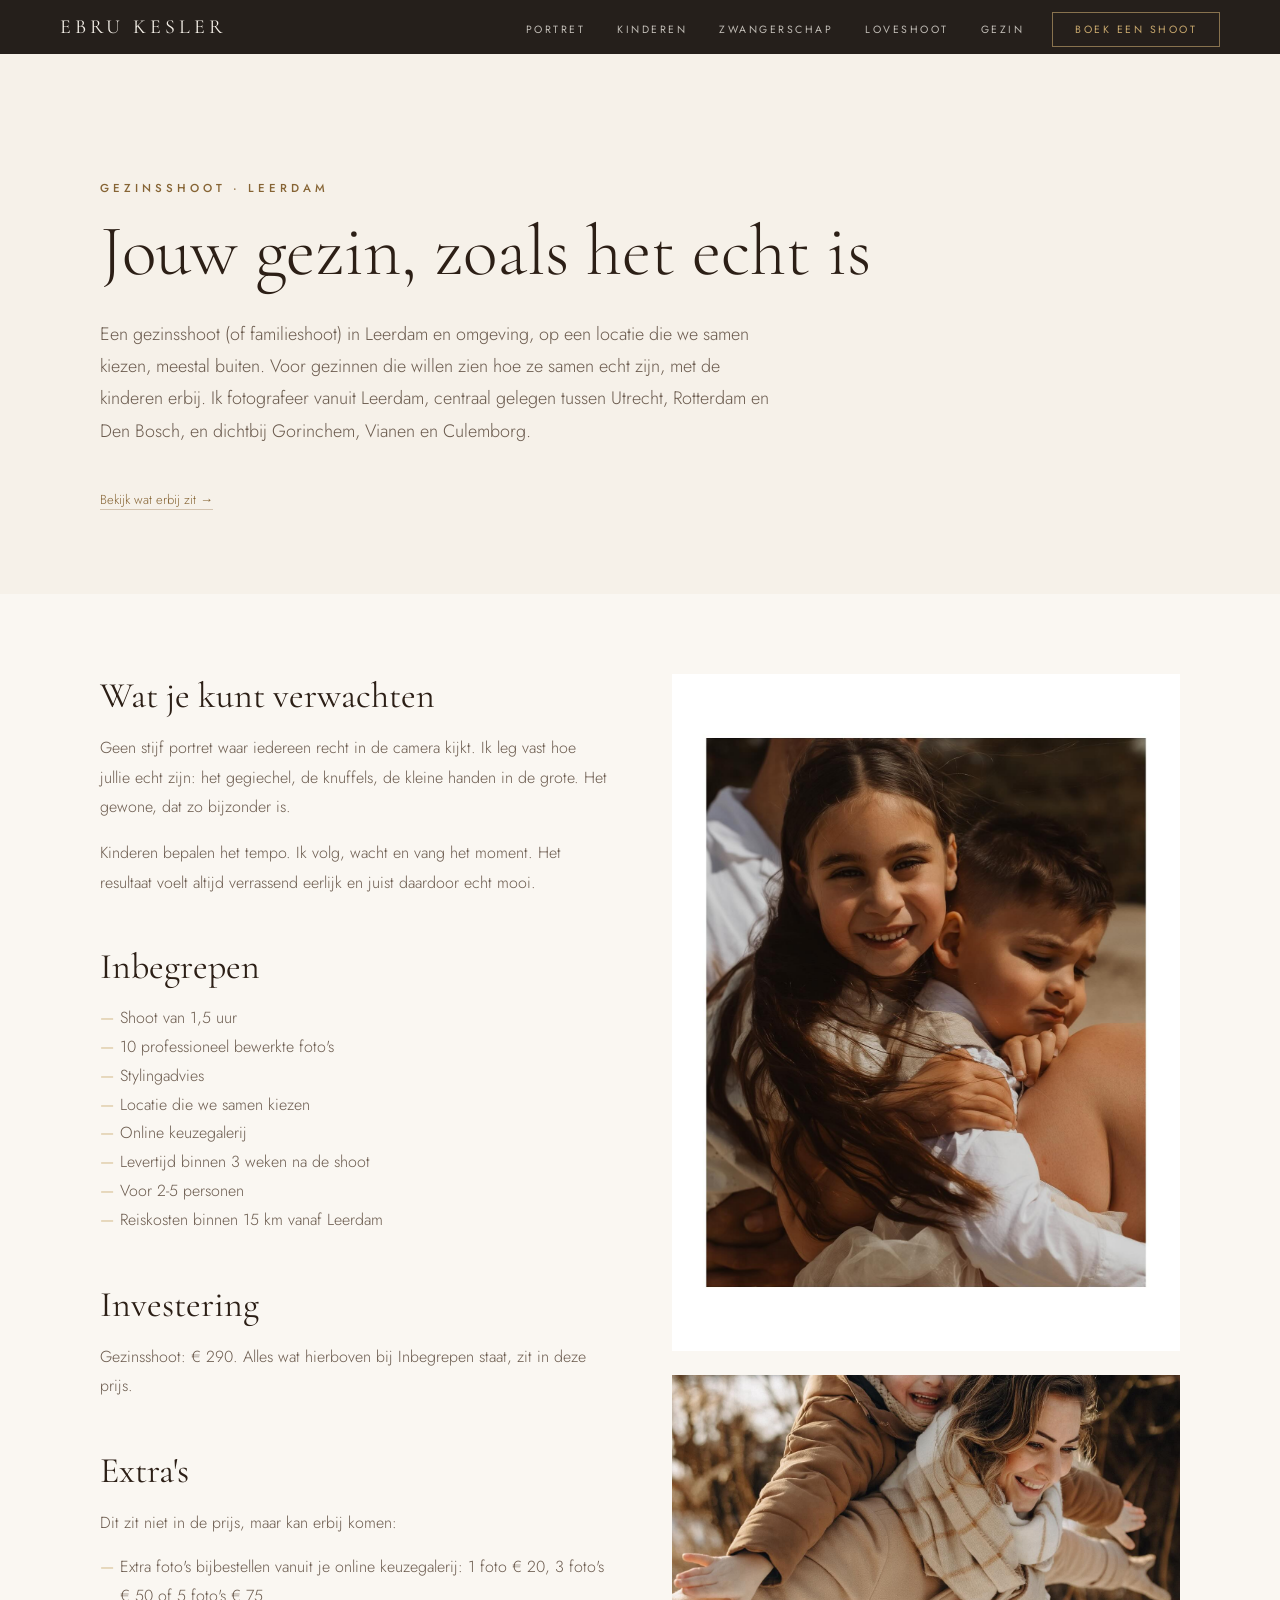
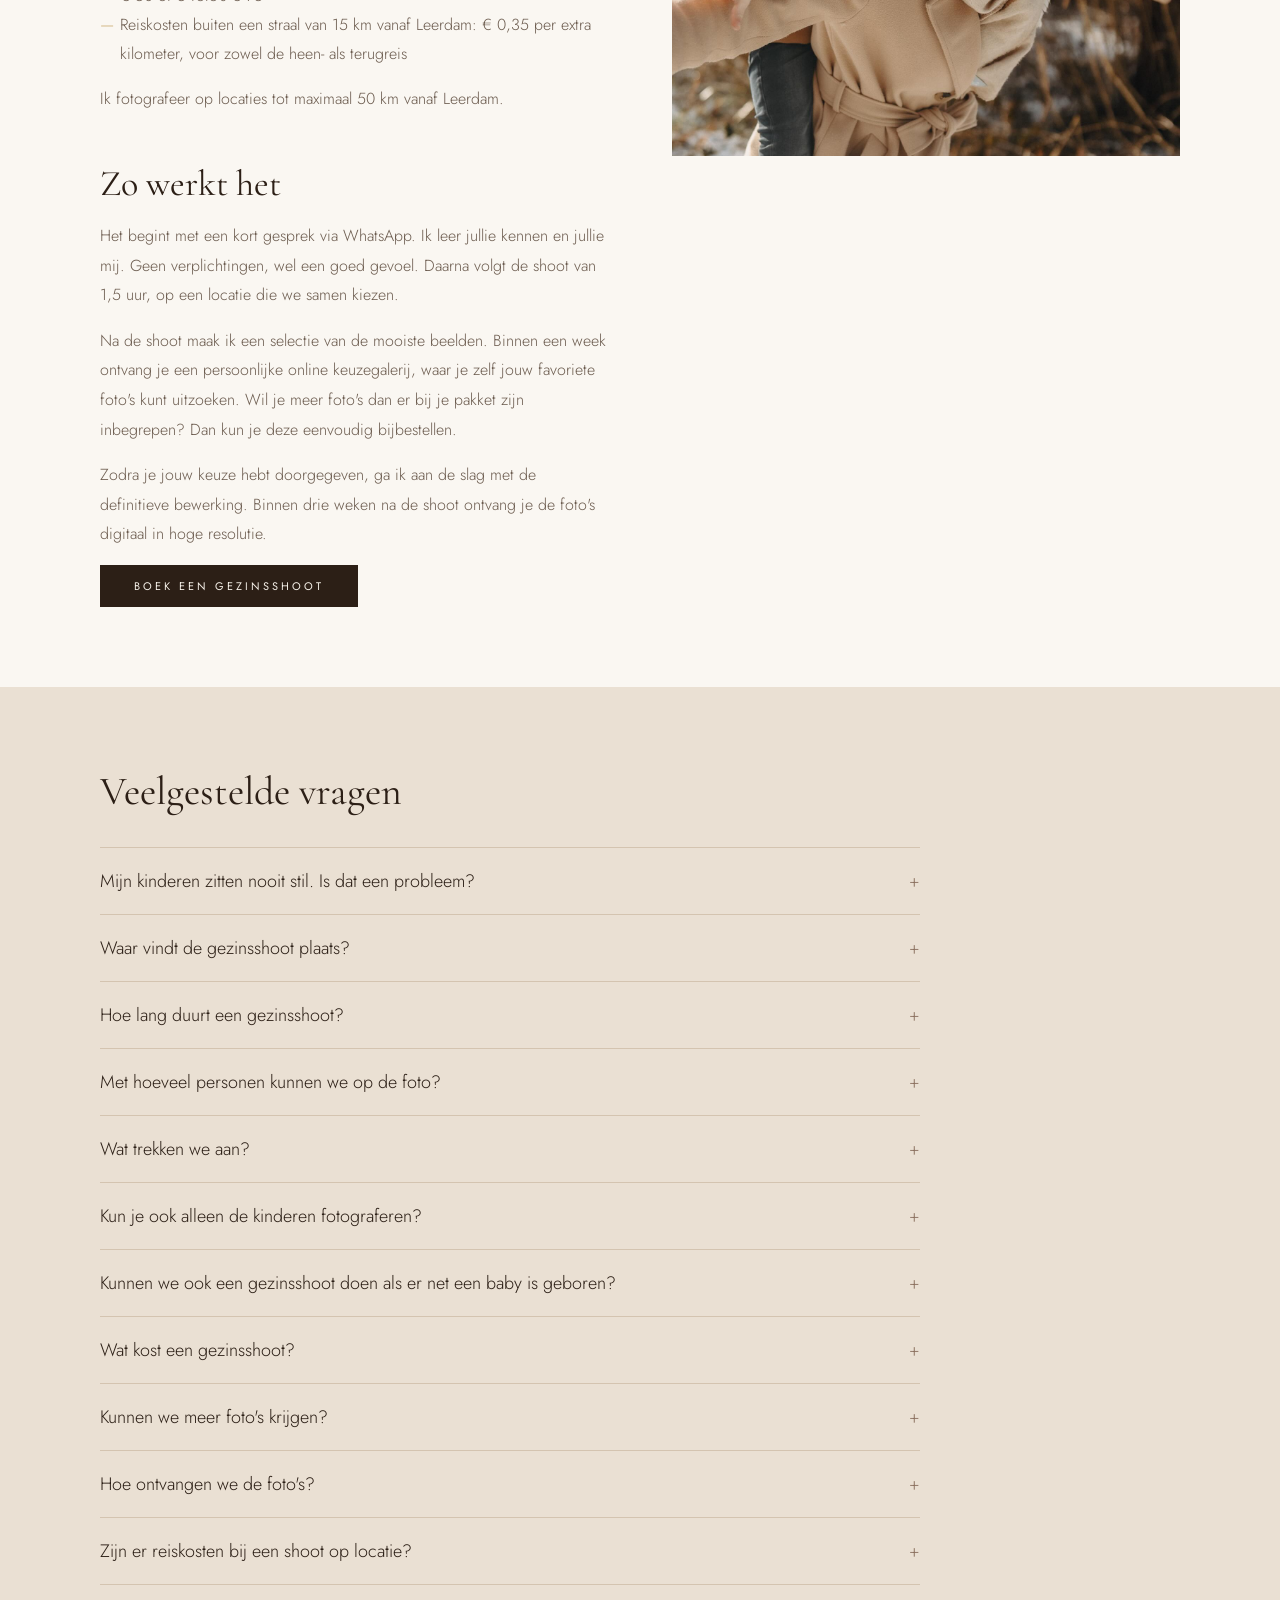
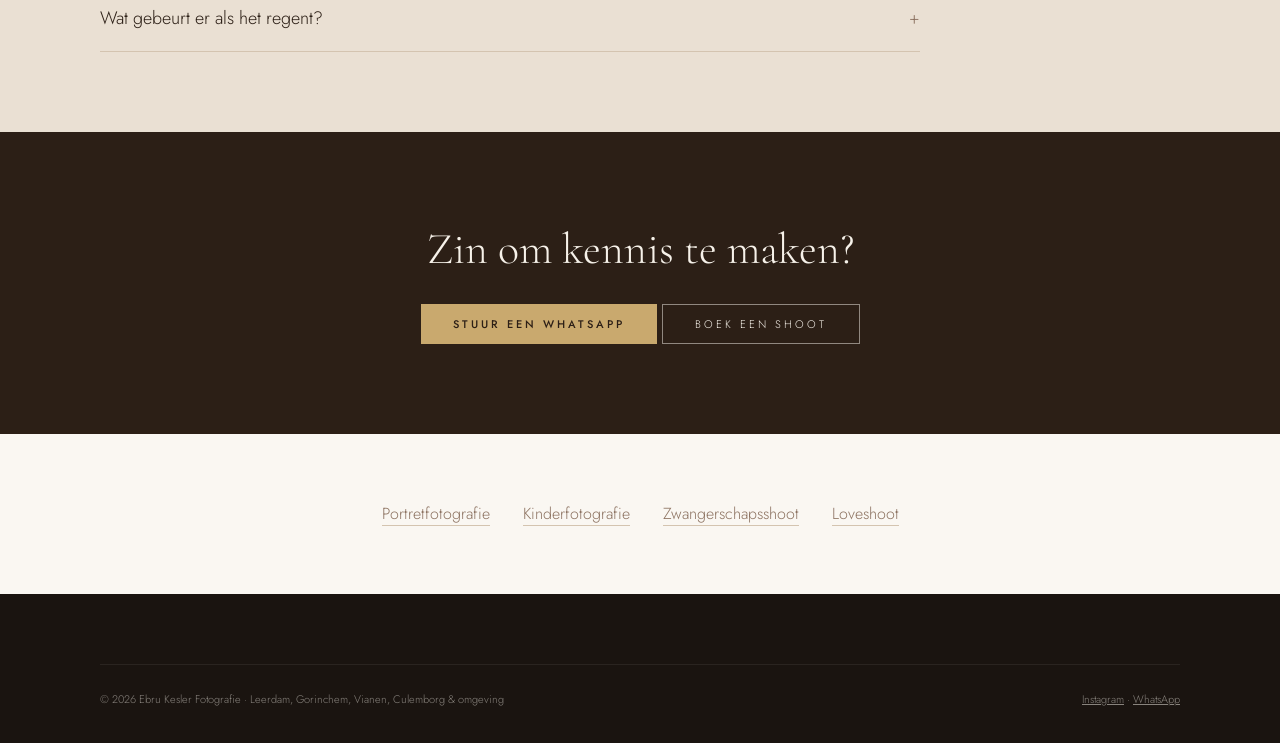
<file: familieshoot/index.html>
<!DOCTYPE html>
<html lang="nl">
<head>
<meta charset="UTF-8">
<meta name="viewport" content="width=device-width, initial-scale=1.0">
<title>Gezinsshoot in Leerdam | Ebru Kesler Fotografie</title>
<meta name="description" content="Gezinsshoot in Leerdam en omgeving, op een locatie die we samen kiezen. Shoot van 1,5 uur voor 2 tot 5 personen, met 10 bewerkte foto&#x27;s, voor € 290.">
<link rel="canonical" href="https://ebrukeslerfotografie.nl/familieshoot/">
<link rel="icon" type="image/x-icon" href="/favicon.ico">
<meta property="og:type" content="website">
<meta property="og:locale" content="nl_NL">
<meta property="og:site_name" content="Ebru Kesler Fotografie">
<meta property="og:title" content="Gezinsshoot in Leerdam | Ebru Kesler Fotografie">
<meta property="og:description" content="Gezinsshoot in Leerdam en omgeving, op een locatie die we samen kiezen. Shoot van 1,5 uur voor 2 tot 5 personen, met 10 bewerkte foto&#x27;s, voor € 290.">
<meta property="og:url" content="https://ebrukeslerfotografie.nl/familieshoot/">
<meta property="og:image" content="https://ebrukeslerfotografie.nl/FOTO_FAMILY.jpg">
<link rel="preconnect" href="https://fonts.googleapis.com">
<link href="https://fonts.googleapis.com/css2?family=Cormorant+Garamond:ital,wght@0,300;0,400;1,300;1,400;1,500&family=Jost:wght@300;400;500&display=swap" rel="stylesheet">
<link rel="stylesheet" href="/style.css">
<script type="application/ld+json">
[
 {
  "@context": "https://schema.org",
  "@type": "Service",
  "name": "Gezinsshoot in Leerdam",
  "serviceType": "Gezinsshoot",
  "url": "https://ebrukeslerfotografie.nl/familieshoot/",
  "description": "Gezinsshoot in Leerdam en omgeving, op een locatie die we samen kiezen. Shoot van 1,5 uur voor 2 tot 5 personen, met 10 bewerkte foto's, voor € 290.",
  "provider": {
   "@id": "https://ebrukeslerfotografie.nl/#bedrijf",
   "@type": "ProfessionalService",
   "name": "Ebru Kesler Fotografie"
  },
  "areaServed": [
   {
    "@type": "City",
    "name": "Leerdam"
   },
   {
    "@type": "City",
    "name": "Gorinchem"
   },
   {
    "@type": "City",
    "name": "Vianen"
   },
   {
    "@type": "City",
    "name": "Culemborg"
   }
  ],
  "offers": {
   "@type": "Offer",
   "price": "290",
   "priceCurrency": "EUR",
   "url": "https://ebrukeslerfotografie.nl/familieshoot/"
  }
 },
 {
  "@context": "https://schema.org",
  "@type": "FAQPage",
  "mainEntity": [
   {
    "@type": "Question",
    "name": "Mijn kinderen zitten nooit stil. Is dat een probleem?",
    "acceptedAnswer": {
     "@type": "Answer",
     "text": "Nee. Kinderen bepalen het tempo. Ik volg, wacht en vang het moment, en juist daardoor worden de foto's echt."
    }
   },
   {
    "@type": "Question",
    "name": "Waar vindt de gezinsshoot plaats?",
    "acceptedAnswer": {
     "@type": "Answer",
     "text": "Op een locatie die we samen kiezen, in Leerdam en omgeving, tot maximaal 50 km vanaf Leerdam. Meestal is dat buiten, bijvoorbeeld in het park, maar ook bij jullie thuis of op het strand."
    }
   },
   {
    "@type": "Question",
    "name": "Hoe lang duurt een gezinsshoot?",
    "acceptedAnswer": {
     "@type": "Answer",
     "text": "1,5 uur. Zo is er ruimte voor pauzes en voor de momenten die vanzelf ontstaan."
    }
   },
   {
    "@type": "Question",
    "name": "Met hoeveel personen kunnen we op de foto?",
    "acceptedAnswer": {
     "@type": "Answer",
     "text": "Een gezinsshoot is voor 2 tot 5 personen."
    }
   },
   {
    "@type": "Question",
    "name": "Wat trekken we aan?",
    "acceptedAnswer": {
     "@type": "Answer",
     "text": "Daar help ik jullie bij: stylingadvies is inbegrepen."
    }
   },
   {
    "@type": "Question",
    "name": "Kun je ook alleen de kinderen fotograferen?",
    "acceptedAnswer": {
     "@type": "Answer",
     "text": "Ja, dat kan. Kijk dan bij kinderfotografie: tijdloze portretten van kinderen, puur en persoonlijk."
    }
   },
   {
    "@type": "Question",
    "name": "Kunnen we ook een gezinsshoot doen als er net een baby is geboren?",
    "acceptedAnswer": {
     "@type": "Answer",
     "text": "Ja, dat kan. Newbornshoots doe ik niet, maar een gezinsshoot met jullie kleintje erbij juist wel. Zo leg ik vast hoe jullie gezin er nu uitziet."
    }
   },
   {
    "@type": "Question",
    "name": "Wat kost een gezinsshoot?",
    "acceptedAnswer": {
     "@type": "Answer",
     "text": "€ 290, voor 2 tot 5 personen. Daarvoor krijgen jullie een shoot van 1,5 uur, 10 professioneel bewerkte foto's, stylingadvies, een locatie die we samen kiezen en een online keuzegalerij."
    }
   },
   {
    "@type": "Question",
    "name": "Kunnen we meer foto's krijgen?",
    "acceptedAnswer": {
     "@type": "Answer",
     "text": "Ja, jullie kunnen eenvoudig extra foto's bijbestellen vanuit de online keuzegalerij: 1 extra foto voor € 20, 3 voor € 50 en 5 voor € 75."
    }
   },
   {
    "@type": "Question",
    "name": "Hoe ontvangen we de foto's?",
    "acceptedAnswer": {
     "@type": "Answer",
     "text": "Binnen een week na de shoot ontvangen jullie een persoonlijke online keuzegalerij, waarin je zelf je favoriete foto's uitkiest. Binnen drie weken na de shoot ontvangen jullie de definitieve foto's digitaal in hoge resolutie."
    }
   },
   {
    "@type": "Question",
    "name": "Zijn er reiskosten bij een shoot op locatie?",
    "acceptedAnswer": {
     "@type": "Answer",
     "text": "Binnen een straal van 15 km vanaf Leerdam zijn de reiskosten inbegrepen. Daarbuiten reken ik € 0,35 per extra kilometer, voor zowel de heen- als terugreis. Ik fotografeer op locaties tot maximaal 50 km vanaf Leerdam."
    }
   },
   {
    "@type": "Question",
    "name": "Wat gebeurt er als het regent?",
    "acceptedAnswer": {
     "@type": "Answer",
     "text": "Bij regen gaat de shoot buiten niet door. We zoeken dan samen een mooie binnenlocatie."
    }
   }
  ]
 }
]
</script>
</head>
<body class="js-loaded">
<nav id="nav" class="scrolled">
  <a href="/" class="nav-logo">Ebru Kesler</a>
  <ul class="nav-links">
    <li><a href="/portret/">Portret</a></li>
    <li><a href="/kinderfotografie/">Kinderen</a></li>
    <li><a href="/zwangerschapsshoot/">Zwangerschap</a></li>
    <li><a href="/loveshoot/">Loveshoot</a></li>
    <li><a href="/familieshoot/">Gezin</a></li>
    <li><a href="/#contact" class="nav-cta">Boek een shoot</a></li>
  </ul>
  <div class="hamburger" id="hamburger"><span></span><span></span><span></span></div>
</nav>
<div class="mobile-menu" id="mobileMenu">
  <a href="/portret/" class="mm-link">Portret</a>
  <a href="/kinderfotografie/" class="mm-link">Kinderen</a>
  <a href="/zwangerschapsshoot/" class="mm-link">Zwangerschap</a>
  <a href="/loveshoot/" class="mm-link">Loveshoot</a>
  <a href="/familieshoot/" class="mm-link">Gezin</a>
  <a href="/#contact" class="mm-link">Boek een shoot</a>
</div>
<header class="page-hero">
  <div class="container">
    <span class="lbl">Gezinsshoot · Leerdam</span>
    <h1>Jouw gezin, zoals het echt is</h1>
    <p class="page-intro">Een gezinsshoot (of familieshoot) in Leerdam en omgeving, op een locatie die we samen kiezen, meestal buiten. Voor gezinnen die willen zien hoe ze samen echt zijn, met de kinderen erbij. Ik fotografeer vanuit Leerdam, centraal gelegen tussen Utrecht, Rotterdam en Den Bosch, en dichtbij Gorinchem, Vianen en Culemborg.</p>
    <p class="page-price"><a href="#inbegrepen">Bekijk wat erbij zit &rarr;</a></p>
  </div>
</header>
<section class="page-body">
  <div class="container page-grid">
    <div>
<h2>Wat je kunt verwachten</h2>
<p>Geen stijf portret waar iedereen recht in de camera kijkt. Ik leg vast hoe jullie echt zijn: het gegiechel, de knuffels, de kleine handen in de grote. Het gewone, dat zo bijzonder is.</p>
<p>Kinderen bepalen het tempo. Ik volg, wacht en vang het moment. Het resultaat voelt altijd verrassend eerlijk en juist daardoor echt mooi.</p>
<h2 id="inbegrepen">Inbegrepen</h2>
<ul><li>Shoot van 1,5 uur</li><li>10 professioneel bewerkte foto's</li><li>Stylingadvies</li><li>Locatie die we samen kiezen</li><li>Online keuzegalerij</li><li>Levertijd binnen 3 weken na de shoot</li><li>Voor 2-5 personen</li><li>Reiskosten binnen 15 km vanaf Leerdam</li></ul>
<h2 id="investering">Investering</h2>
<p>Gezinsshoot: € 290. Alles wat hierboven bij Inbegrepen staat, zit in deze prijs.</p>
<h2>Extra's</h2>
<p>Dit zit niet in de prijs, maar kan erbij komen:</p>
<ul><li>Extra foto's bijbestellen vanuit je online keuzegalerij: 1 foto € 20, 3 foto's € 50 of 5 foto's € 75</li><li>Reiskosten buiten een straal van 15 km vanaf Leerdam: € 0,35 per extra kilometer, voor zowel de heen- als terugreis</li></ul>
<p>Ik fotografeer op locaties tot maximaal 50 km vanaf Leerdam.</p>
<h2>Zo werkt het</h2>
<p>Het begint met een kort gesprek via WhatsApp. Ik leer jullie kennen en jullie mij. Geen verplichtingen, wel een goed gevoel. Daarna volgt de shoot van 1,5 uur, op een locatie die we samen kiezen.</p>
<p>Na de shoot maak ik een selectie van de mooiste beelden. Binnen een week ontvang je een persoonlijke online keuzegalerij, waar je zelf jouw favoriete foto's kunt uitzoeken. Wil je meer foto's dan er bij je pakket zijn inbegrepen? Dan kun je deze eenvoudig bijbestellen.</p>
<p>Zodra je jouw keuze hebt doorgegeven, ga ik aan de slag met de definitieve bewerking. Binnen drie weken na de shoot ontvang je de foto's digitaal in hoge resolutie.</p>
      <a href="/#contact" class="btn-d">Boek een gezinsshoot</a>
    </div>
    <div>
<img class="page-photo" src="/FOTO_FAMILY.jpg" alt="Gezinsshoot – Ebru Kesler Fotografie, Leerdam" loading="lazy">
<img class="page-photo-sub" src="/FOTO_FAMILY_5.jpg" alt="Gezinsshoot – Ebru Kesler Fotografie, Leerdam" loading="lazy">
    </div>
  </div>
</section>
<section class="faq">
  <div class="container">
    <h2>Veelgestelde vragen</h2>
<details><summary>Mijn kinderen zitten nooit stil. Is dat een probleem?</summary><p>Nee. Kinderen bepalen het tempo. Ik volg, wacht en vang het moment, en juist daardoor worden de foto's echt.</p></details>
<details><summary>Waar vindt de gezinsshoot plaats?</summary><p>Op een locatie die we samen kiezen, in Leerdam en omgeving, tot maximaal 50 km vanaf Leerdam. Meestal is dat buiten, bijvoorbeeld in het park, maar ook bij jullie thuis of op het strand.</p></details>
<details><summary>Hoe lang duurt een gezinsshoot?</summary><p>1,5 uur. Zo is er ruimte voor pauzes en voor de momenten die vanzelf ontstaan.</p></details>
<details><summary>Met hoeveel personen kunnen we op de foto?</summary><p>Een gezinsshoot is voor 2 tot 5 personen.</p></details>
<details><summary>Wat trekken we aan?</summary><p>Daar help ik jullie bij: stylingadvies is inbegrepen.</p></details>
<details><summary>Kun je ook alleen de kinderen fotograferen?</summary><p>Ja, dat kan. Kijk dan bij kinderfotografie: tijdloze portretten van kinderen, puur en persoonlijk.</p></details>
<details><summary>Kunnen we ook een gezinsshoot doen als er net een baby is geboren?</summary><p>Ja, dat kan. Newbornshoots doe ik niet, maar een gezinsshoot met jullie kleintje erbij juist wel. Zo leg ik vast hoe jullie gezin er nu uitziet.</p></details>
<details><summary>Wat kost een gezinsshoot?</summary><p>€ 290, voor 2 tot 5 personen. Daarvoor krijgen jullie een shoot van 1,5 uur, 10 professioneel bewerkte foto's, stylingadvies, een locatie die we samen kiezen en een online keuzegalerij.</p></details>
<details><summary>Kunnen we meer foto's krijgen?</summary><p>Ja, jullie kunnen eenvoudig extra foto's bijbestellen vanuit de online keuzegalerij: 1 extra foto voor € 20, 3 voor € 50 en 5 voor € 75.</p></details>
<details><summary>Hoe ontvangen we de foto's?</summary><p>Binnen een week na de shoot ontvangen jullie een persoonlijke online keuzegalerij, waarin je zelf je favoriete foto's uitkiest. Binnen drie weken na de shoot ontvangen jullie de definitieve foto's digitaal in hoge resolutie.</p></details>
<details><summary>Zijn er reiskosten bij een shoot op locatie?</summary><p>Binnen een straal van 15 km vanaf Leerdam zijn de reiskosten inbegrepen. Daarbuiten reken ik € 0,35 per extra kilometer, voor zowel de heen- als terugreis. Ik fotografeer op locaties tot maximaal 50 km vanaf Leerdam.</p></details>
<details><summary>Wat gebeurt er als het regent?</summary><p>Bij regen gaat de shoot buiten niet door. We zoeken dan samen een mooie binnenlocatie.</p></details>
  </div>
</section>
<section class="page-cta">
  <div class="container">
    <h2>Zin om kennis te maken?</h2>
    <a href="https://wa.me/31683533723" class="btn-g">Stuur een WhatsApp</a>
    <a href="/#contact" class="btn-o">Boek een shoot</a>
  </div>
</section>
<section class="other-services">
  <div class="container"><a href="/portret/">Portretfotografie</a> <a href="/kinderfotografie/">Kinderfotografie</a> <a href="/zwangerschapsshoot/">Zwangerschapsshoot</a> <a href="/loveshoot/">Loveshoot</a></div>
</section>
<footer>
  <div class="container">
    <div class="footer-bottom">
      <span>© 2026 Ebru Kesler Fotografie · Leerdam, Gorinchem, Vianen, Culemborg &amp; omgeving</span>
      <span><a href="https://www.instagram.com/ebrukeslerfotografie/" style="color:inherit">Instagram</a> · <a href="https://wa.me/31683533723" style="color:inherit">WhatsApp</a></span>
    </div>
  </div>
</footer>
<script>
const h=document.getElementById('hamburger'),m=document.getElementById('mobileMenu');
h.addEventListener('click',()=>m.classList.toggle('open'));
</script>
</body>
</html>
</file>
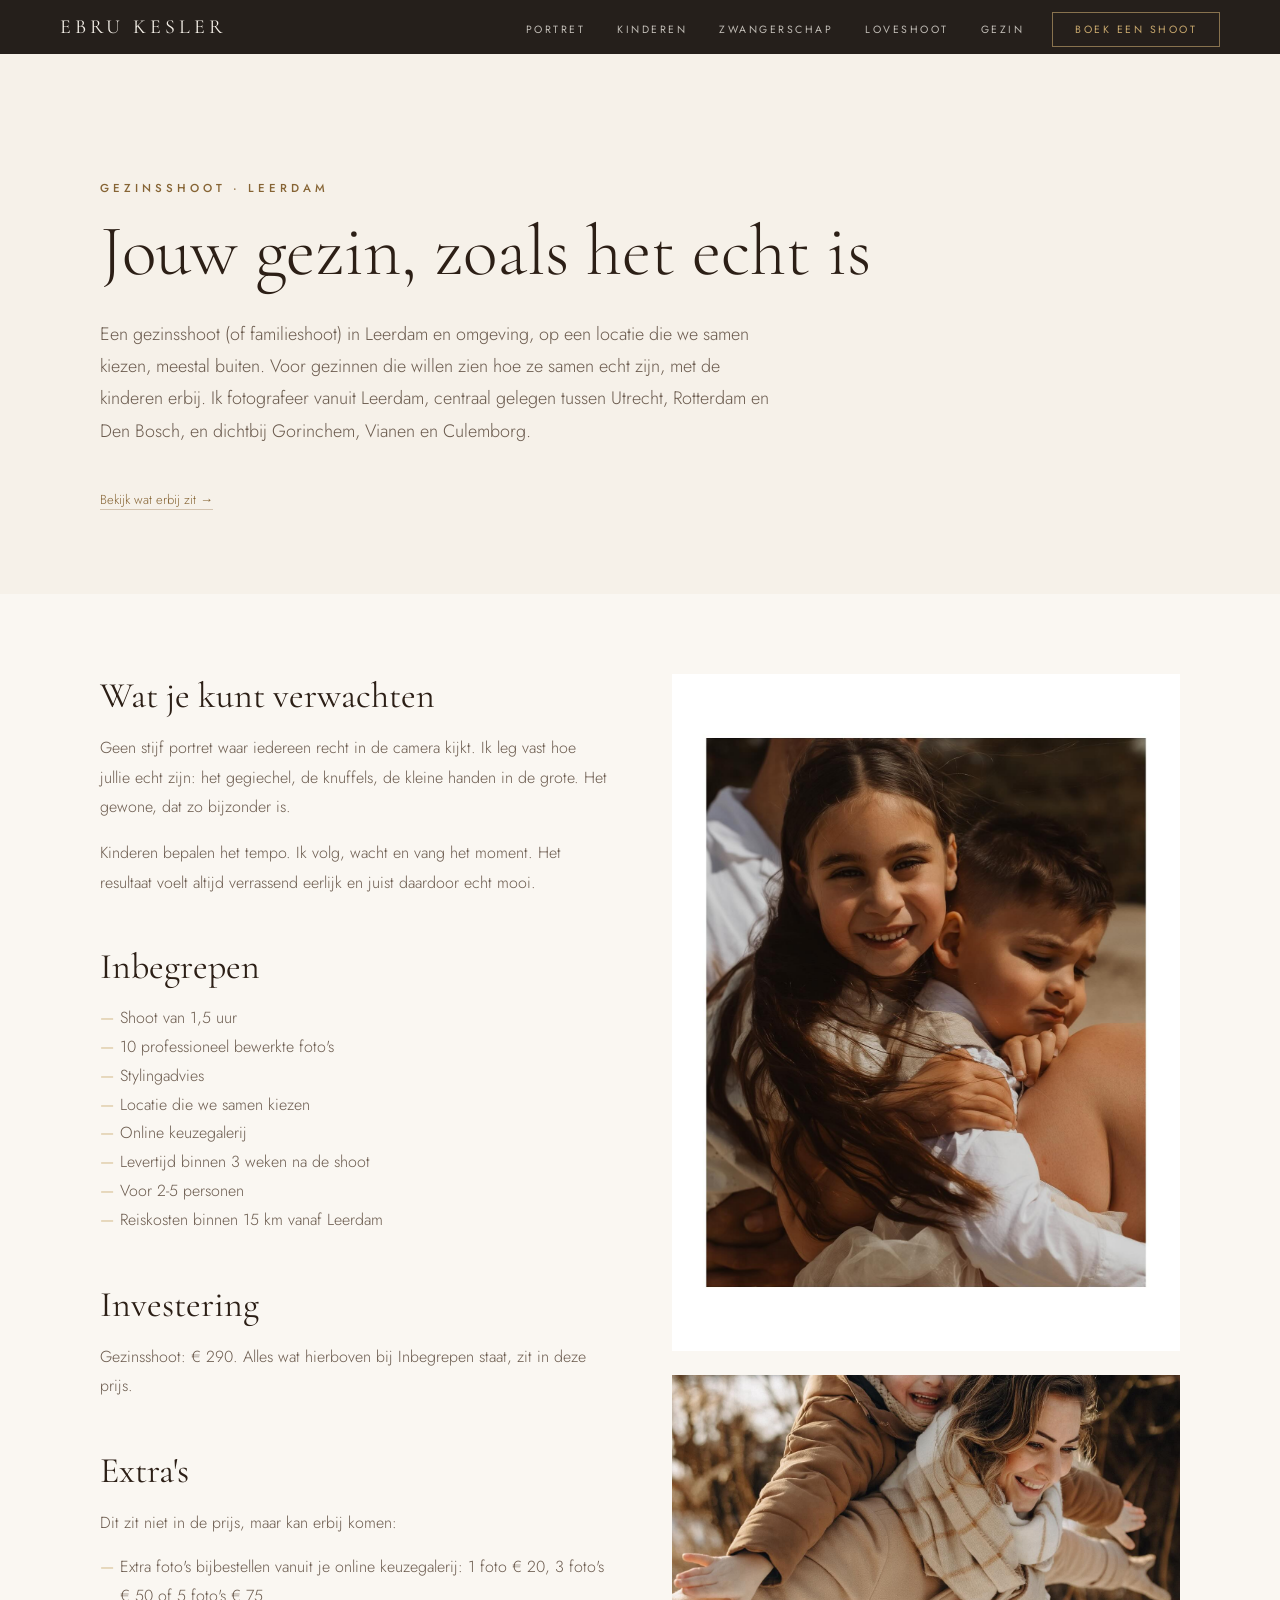
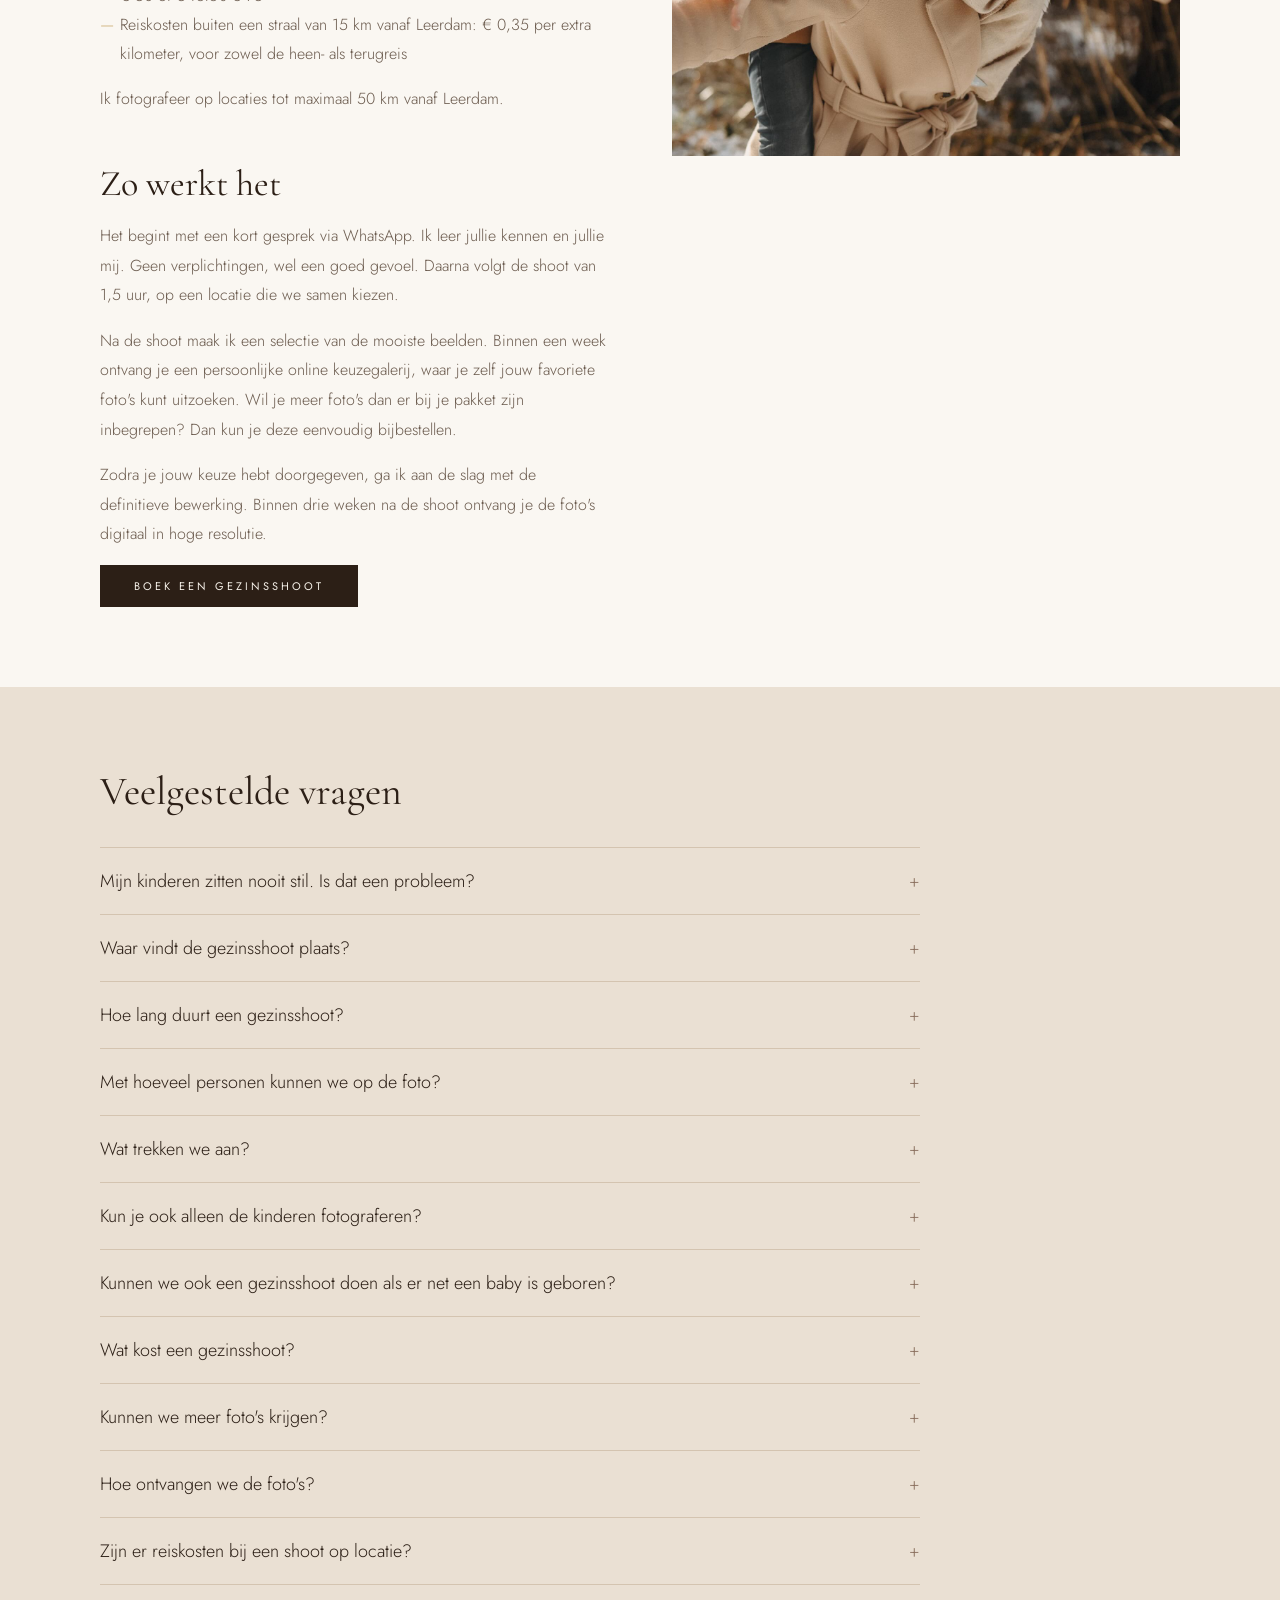
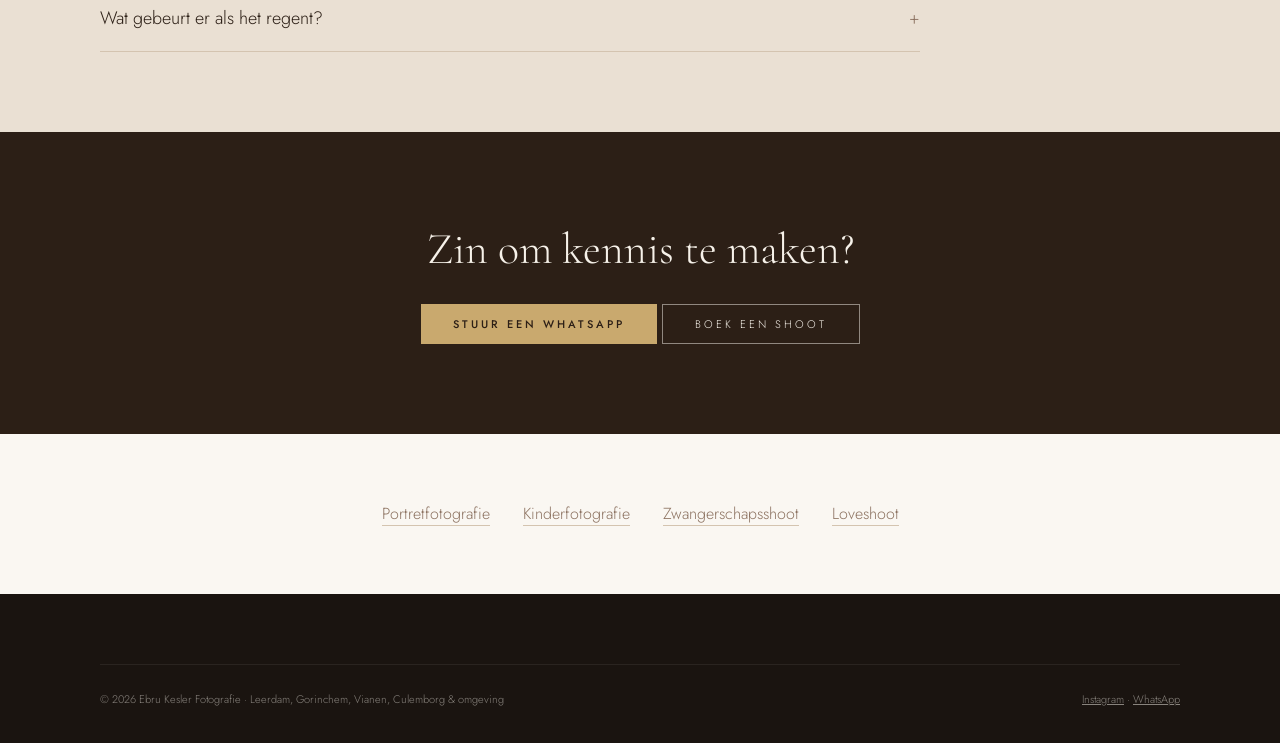
<file: gezinsshoot/index.html>
<!DOCTYPE html>
<html lang="nl">
<head>
<meta charset="UTF-8">
<title>Gezinsshoot in Leerdam | Ebru Kesler Fotografie</title>
<link rel="canonical" href="https://ebrukeslerfotografie.nl/familieshoot/">
<meta name="robots" content="noindex, follow">
<meta http-equiv="refresh" content="0; url=/familieshoot/">
<script>location.replace('/familieshoot/');</script>
</head>
<body>
<p>Deze pagina is verhuisd naar <a href="/familieshoot/">Gezinsshoot</a>.</p>
</body>
</html>
</file>
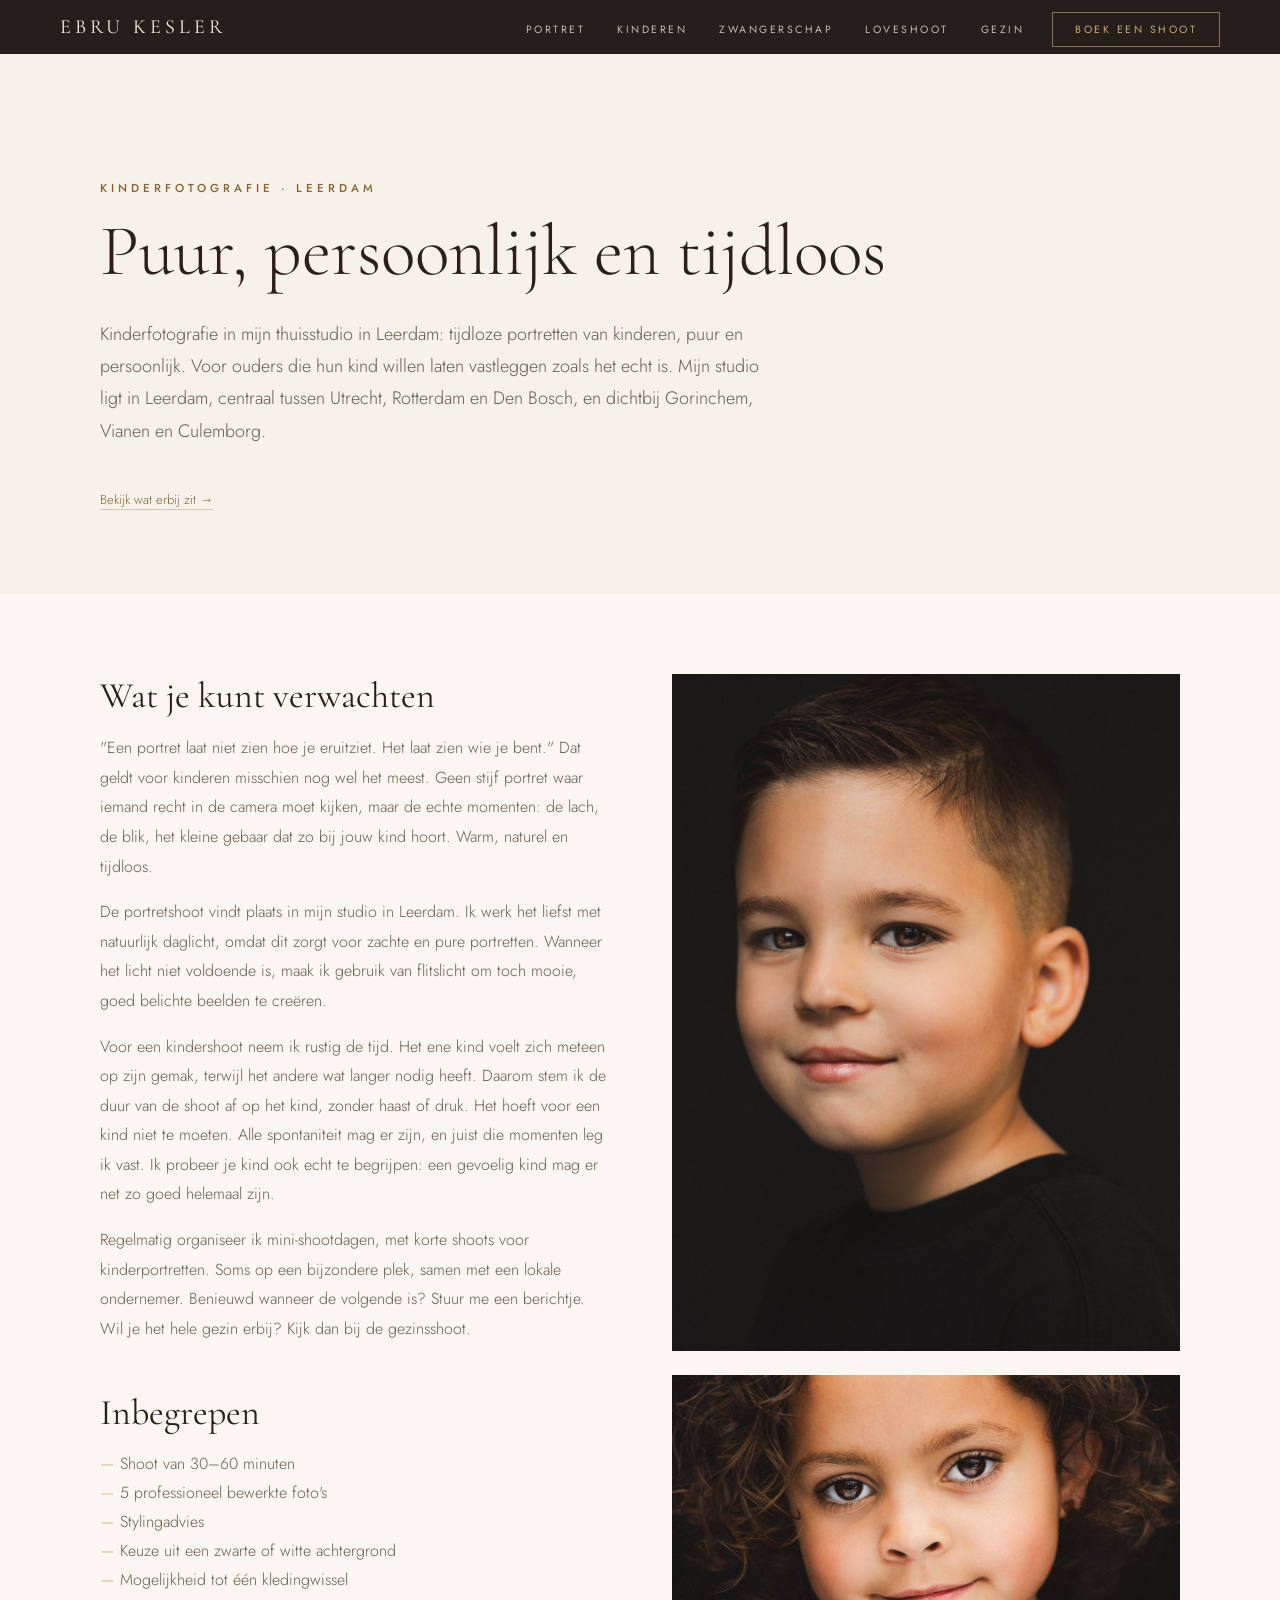
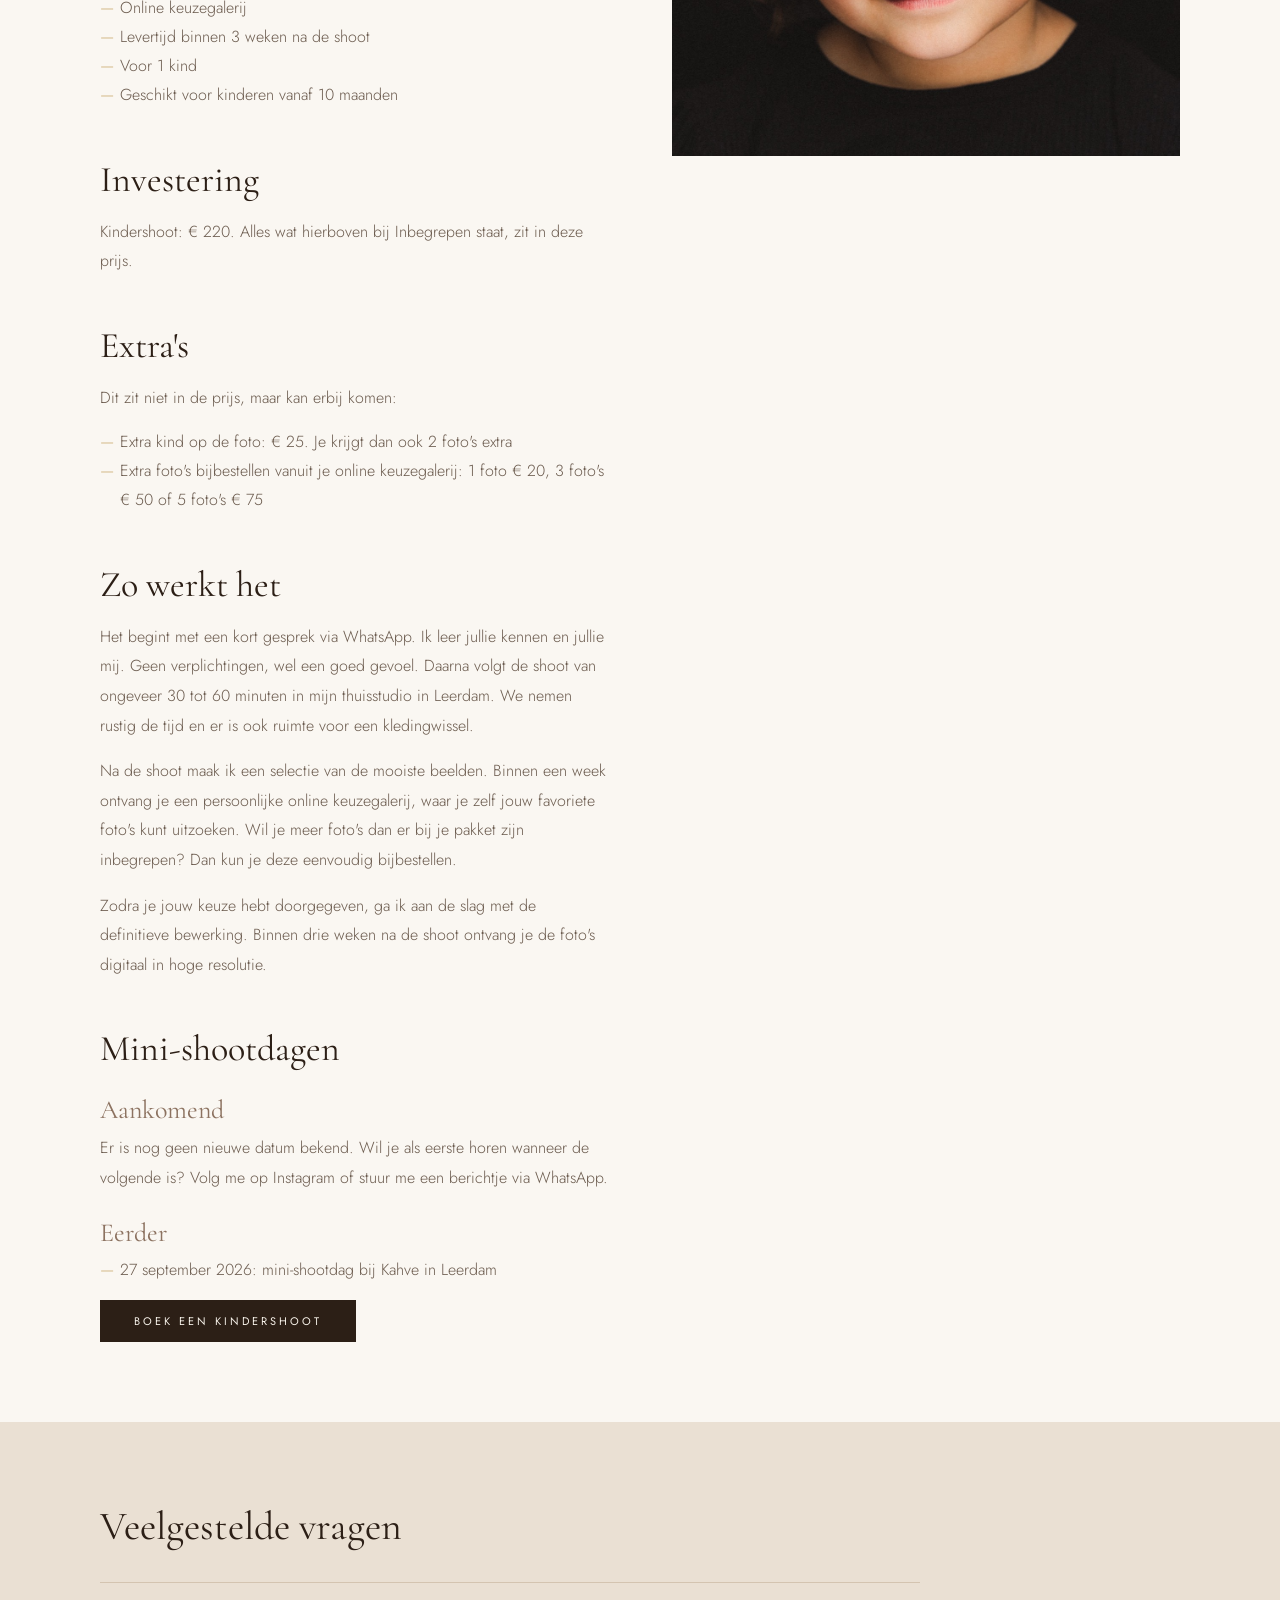
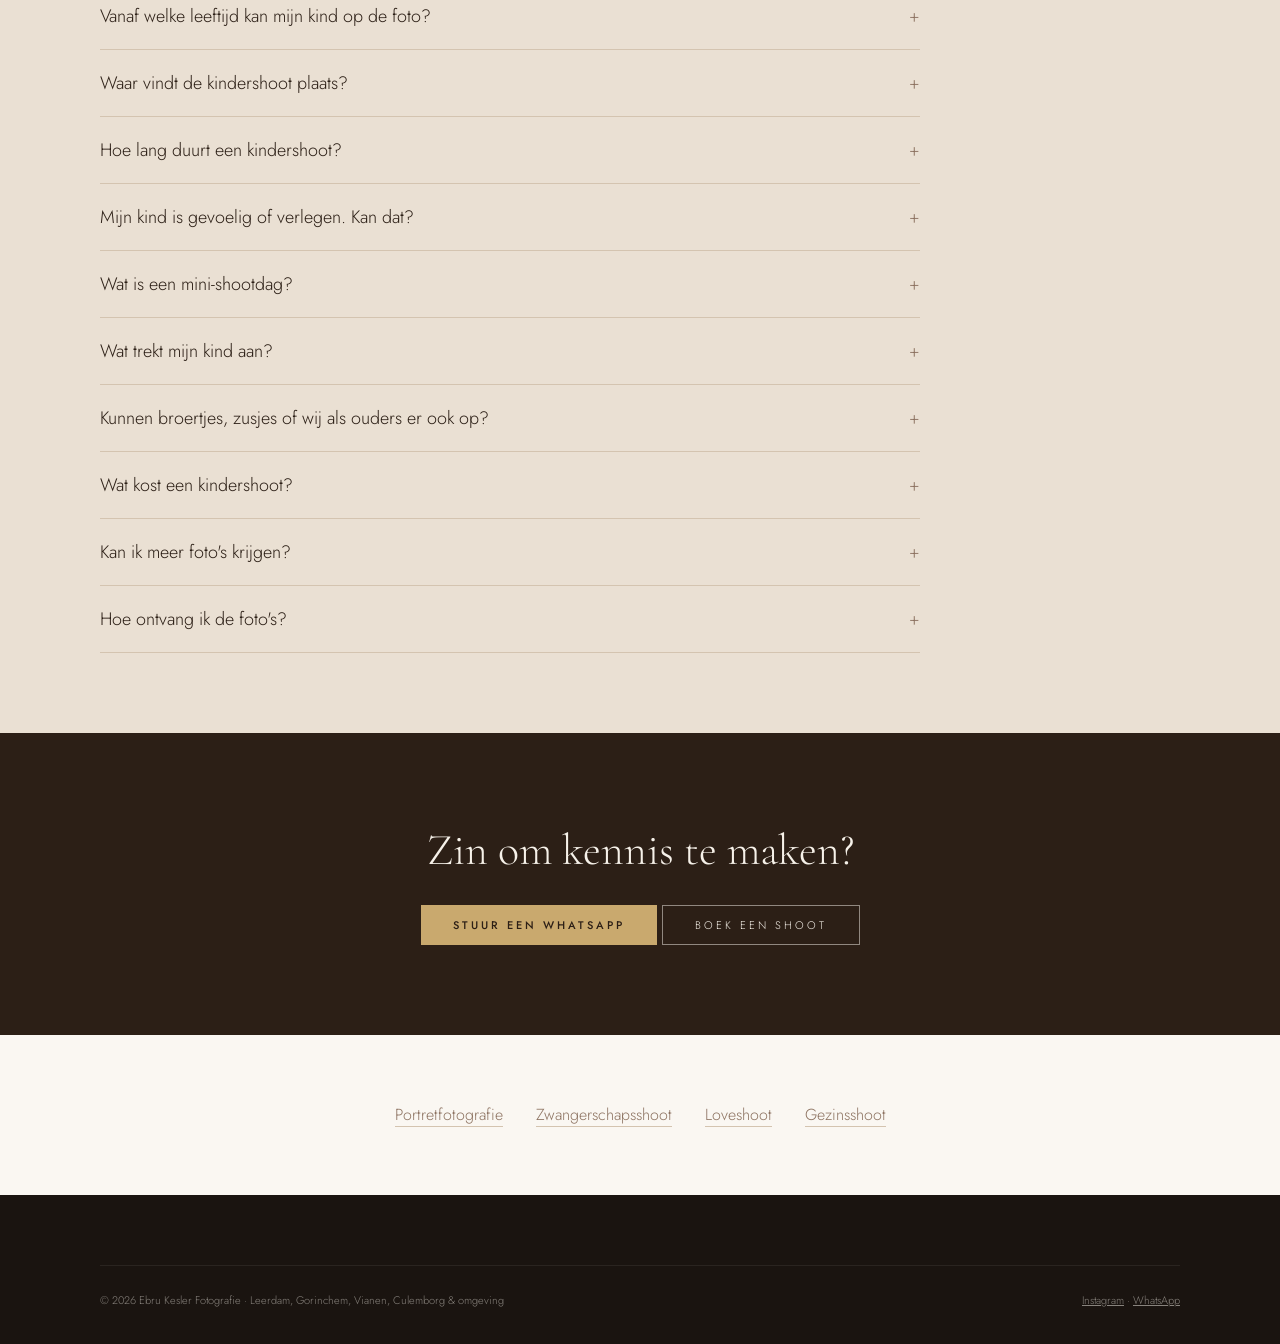
<file: kinderfotografie/index.html>
<!DOCTYPE html>
<html lang="nl">
<head>
<meta charset="UTF-8">
<meta name="viewport" content="width=device-width, initial-scale=1.0">
<title>Kinderfotografie in Leerdam | Ebru Kesler Fotografie</title>
<meta name="description" content="Kinderfotografie in mijn studio in Leerdam, vanaf 10 maanden. Shoot van 30 tot 60 minuten met 5 bewerkte foto&#x27;s en stylingadvies, voor € 220.">
<link rel="canonical" href="https://ebrukeslerfotografie.nl/kinderfotografie/">
<link rel="icon" type="image/x-icon" href="/favicon.ico">
<meta property="og:type" content="website">
<meta property="og:locale" content="nl_NL">
<meta property="og:site_name" content="Ebru Kesler Fotografie">
<meta property="og:title" content="Kinderfotografie in Leerdam | Ebru Kesler Fotografie">
<meta property="og:description" content="Kinderfotografie in mijn studio in Leerdam, vanaf 10 maanden. Shoot van 30 tot 60 minuten met 5 bewerkte foto&#x27;s en stylingadvies, voor € 220.">
<meta property="og:url" content="https://ebrukeslerfotografie.nl/kinderfotografie/">
<meta property="og:image" content="https://ebrukeslerfotografie.nl/fotos/kinderfotografie-leerdam-03.jpg">
<link rel="preconnect" href="https://fonts.googleapis.com">
<link href="https://fonts.googleapis.com/css2?family=Cormorant+Garamond:ital,wght@0,300;0,400;1,300;1,400;1,500&family=Jost:wght@300;400;500&display=swap" rel="stylesheet">
<link rel="stylesheet" href="/style.css">
<script type="application/ld+json">
[
 {
  "@context": "https://schema.org",
  "@type": "Service",
  "name": "Kinderfotografie in Leerdam",
  "serviceType": "Kinderfotografie",
  "url": "https://ebrukeslerfotografie.nl/kinderfotografie/",
  "description": "Kinderfotografie in mijn studio in Leerdam, vanaf 10 maanden. Shoot van 30 tot 60 minuten met 5 bewerkte foto's en stylingadvies, voor € 220.",
  "provider": {
   "@id": "https://ebrukeslerfotografie.nl/#bedrijf",
   "@type": "ProfessionalService",
   "name": "Ebru Kesler Fotografie"
  },
  "areaServed": [
   {
    "@type": "City",
    "name": "Leerdam"
   },
   {
    "@type": "City",
    "name": "Gorinchem"
   },
   {
    "@type": "City",
    "name": "Vianen"
   },
   {
    "@type": "City",
    "name": "Culemborg"
   }
  ],
  "offers": {
   "@type": "Offer",
   "price": "220",
   "priceCurrency": "EUR",
   "url": "https://ebrukeslerfotografie.nl/kinderfotografie/"
  }
 },
 {
  "@context": "https://schema.org",
  "@type": "FAQPage",
  "mainEntity": [
   {
    "@type": "Question",
    "name": "Vanaf welke leeftijd kan mijn kind op de foto?",
    "acceptedAnswer": {
     "@type": "Answer",
     "text": "Vanaf 10 maanden. Een bovengrens is er niet. Newbornshoots doe ik niet; is er net een kleintje geboren, dan is een gezinsshoot een mooi alternatief."
    }
   },
   {
    "@type": "Question",
    "name": "Waar vindt de kindershoot plaats?",
    "acceptedAnswer": {
     "@type": "Answer",
     "text": "In mijn thuisstudio in Leerdam, het liefst met natuurlijk daglicht. De mini-shootdagen zijn soms op een bijzondere plek, samen met een lokale ondernemer. De locatie staat dan bij de aankondiging."
    }
   },
   {
    "@type": "Question",
    "name": "Hoe lang duurt een kindershoot?",
    "acceptedAnswer": {
     "@type": "Answer",
     "text": "30 tot 60 minuten. Ik neem de tijd voor je kind, want een shoot hoeft niet te moeten. Het ene kind voelt zich meteen op zijn gemak, het andere heeft wat langer nodig. Daarom stem ik de duur af op je kind, zonder haast of druk."
    }
   },
   {
    "@type": "Question",
    "name": "Mijn kind is gevoelig of verlegen. Kan dat?",
    "acceptedAnswer": {
     "@type": "Answer",
     "text": "Natuurlijk. Een gevoelig kind mag er helemaal zijn. Ik neem rustig de tijd en niets moet. De duur stem ik af op je kind, tussen de 30 en 60 minuten. En alle spontaniteit mag: juist die momenten leg ik graag vast."
    }
   },
   {
    "@type": "Question",
    "name": "Wat is een mini-shootdag?",
    "acceptedAnswer": {
     "@type": "Answer",
     "text": "Een dag waarop ik korte shoots doe voor kinderportretten, van maximaal 20 tot 30 minuten per kind. Kort en gericht, zonder extra outfits; daarvoor is een eigen kindershoot fijner. Aanmelden doe je via een DM op Instagram of via WhatsApp. Wat er precies inbegrepen is, staat bij de aankondiging van de shootdag. Wil je weten wanneer de volgende is? Stuur me een berichtje via WhatsApp."
    }
   },
   {
    "@type": "Question",
    "name": "Wat trekt mijn kind aan?",
    "acceptedAnswer": {
     "@type": "Answer",
     "text": "Daar help ik je bij: stylingadvies is inbegrepen. Er is ruimte voor één kledingwissel, en je kiest uit een zwarte of witte achtergrond."
    }
   },
   {
    "@type": "Question",
    "name": "Kunnen broertjes, zusjes of wij als ouders er ook op?",
    "acceptedAnswer": {
     "@type": "Answer",
     "text": "Een extra kind kan, voor € 25 inclusief 2 extra foto's. Willen jullie als ouders ook op de foto? Dan is een gezinsshoot misschien wat voor jullie."
    }
   },
   {
    "@type": "Question",
    "name": "Wat kost een kindershoot?",
    "acceptedAnswer": {
     "@type": "Answer",
     "text": "€ 220, voor 1 kind. Daarvoor krijg je een shoot van 30 tot 60 minuten, 5 professioneel bewerkte foto's, stylingadvies, de keuze uit een zwarte of witte achtergrond, de mogelijkheid tot één kledingwissel en een online keuzegalerij."
    }
   },
   {
    "@type": "Question",
    "name": "Kan ik meer foto's krijgen?",
    "acceptedAnswer": {
     "@type": "Answer",
     "text": "Ja, je kunt eenvoudig extra foto's bijbestellen vanuit je online keuzegalerij: 1 extra foto voor € 20, 3 voor € 50 en 5 voor € 75."
    }
   },
   {
    "@type": "Question",
    "name": "Hoe ontvang ik de foto's?",
    "acceptedAnswer": {
     "@type": "Answer",
     "text": "Binnen een week na de shoot ontvang je een persoonlijke online keuzegalerij, waarin je zelf je favoriete foto's uitkiest. Binnen drie weken na de shoot ontvang je de definitieve foto's digitaal in hoge resolutie."
    }
   }
  ]
 }
]
</script>
</head>
<body class="js-loaded">
<nav id="nav" class="scrolled">
  <a href="/" class="nav-logo">Ebru Kesler</a>
  <ul class="nav-links">
    <li><a href="/portret/">Portret</a></li>
    <li><a href="/kinderfotografie/">Kinderen</a></li>
    <li><a href="/zwangerschapsshoot/">Zwangerschap</a></li>
    <li><a href="/loveshoot/">Loveshoot</a></li>
    <li><a href="/familieshoot/">Gezin</a></li>
    <li><a href="/#contact" class="nav-cta">Boek een shoot</a></li>
  </ul>
  <div class="hamburger" id="hamburger"><span></span><span></span><span></span></div>
</nav>
<div class="mobile-menu" id="mobileMenu">
  <a href="/portret/" class="mm-link">Portret</a>
  <a href="/kinderfotografie/" class="mm-link">Kinderen</a>
  <a href="/zwangerschapsshoot/" class="mm-link">Zwangerschap</a>
  <a href="/loveshoot/" class="mm-link">Loveshoot</a>
  <a href="/familieshoot/" class="mm-link">Gezin</a>
  <a href="/#contact" class="mm-link">Boek een shoot</a>
</div>
<header class="page-hero">
  <div class="container">
    <span class="lbl">Kinderfotografie · Leerdam</span>
    <h1>Puur, persoonlijk en tijdloos</h1>
    <p class="page-intro">Kinderfotografie in mijn thuisstudio in Leerdam: tijdloze portretten van kinderen, puur en persoonlijk. Voor ouders die hun kind willen laten vastleggen zoals het echt is. Mijn studio ligt in Leerdam, centraal tussen Utrecht, Rotterdam en Den Bosch, en dichtbij Gorinchem, Vianen en Culemborg.</p>
    <p class="page-price"><a href="#inbegrepen">Bekijk wat erbij zit &rarr;</a></p>
  </div>
</header>
<section class="page-body">
  <div class="container page-grid">
    <div>
<h2>Wat je kunt verwachten</h2>
<p>"Een portret laat niet zien hoe je eruitziet. Het laat zien wie je bent." Dat geldt voor kinderen misschien nog wel het meest. Geen stijf portret waar iemand recht in de camera moet kijken, maar de echte momenten: de lach, de blik, het kleine gebaar dat zo bij jouw kind hoort. Warm, naturel en tijdloos.</p>
<p>De portretshoot vindt plaats in mijn studio in Leerdam. Ik werk het liefst met natuurlijk daglicht, omdat dit zorgt voor zachte en pure portretten. Wanneer het licht niet voldoende is, maak ik gebruik van flitslicht om toch mooie, goed belichte beelden te creëren.</p>
<p>Voor een kindershoot neem ik rustig de tijd. Het ene kind voelt zich meteen op zijn gemak, terwijl het andere wat langer nodig heeft. Daarom stem ik de duur van de shoot af op het kind, zonder haast of druk. Het hoeft voor een kind niet te moeten. Alle spontaniteit mag er zijn, en juist die momenten leg ik vast. Ik probeer je kind ook echt te begrijpen: een gevoelig kind mag er net zo goed helemaal zijn.</p>
<p>Regelmatig organiseer ik mini-shootdagen, met korte shoots voor kinderportretten. Soms op een bijzondere plek, samen met een lokale ondernemer. Benieuwd wanneer de volgende is? Stuur me een berichtje. Wil je het hele gezin erbij? Kijk dan bij de gezinsshoot.</p>
<h2 id="inbegrepen">Inbegrepen</h2>
<ul><li>Shoot van 30–60 minuten</li><li>5 professioneel bewerkte foto's</li><li>Stylingadvies</li><li>Keuze uit een zwarte of witte achtergrond</li><li>Mogelijkheid tot één kledingwissel</li><li>Online keuzegalerij</li><li>Levertijd binnen 3 weken na de shoot</li><li>Voor 1 kind</li><li>Geschikt voor kinderen vanaf 10 maanden</li></ul>
<h2 id="investering">Investering</h2>
<p>Kindershoot: € 220. Alles wat hierboven bij Inbegrepen staat, zit in deze prijs.</p>
<h2>Extra's</h2>
<p>Dit zit niet in de prijs, maar kan erbij komen:</p>
<ul><li>Extra kind op de foto: € 25. Je krijgt dan ook 2 foto's extra</li><li>Extra foto's bijbestellen vanuit je online keuzegalerij: 1 foto € 20, 3 foto's € 50 of 5 foto's € 75</li></ul>
<h2>Zo werkt het</h2>
<p>Het begint met een kort gesprek via WhatsApp. Ik leer jullie kennen en jullie mij. Geen verplichtingen, wel een goed gevoel. Daarna volgt de shoot van ongeveer 30 tot 60 minuten in mijn thuisstudio in Leerdam. We nemen rustig de tijd en er is ook ruimte voor een kledingwissel.</p>
<p>Na de shoot maak ik een selectie van de mooiste beelden. Binnen een week ontvang je een persoonlijke online keuzegalerij, waar je zelf jouw favoriete foto's kunt uitzoeken. Wil je meer foto's dan er bij je pakket zijn inbegrepen? Dan kun je deze eenvoudig bijbestellen.</p>
<p>Zodra je jouw keuze hebt doorgegeven, ga ik aan de slag met de definitieve bewerking. Binnen drie weken na de shoot ontvang je de foto's digitaal in hoge resolutie.</p>
<h2>Mini-shootdagen</h2>
<h3 style="font-family:'Cormorant Garamond',serif;font-weight:400;font-size:26px;color:var(--mocha);margin:24px 0 8px;">Aankomend</h3>
<p>Er is nog geen nieuwe datum bekend. Wil je als eerste horen wanneer de volgende is? Volg me op Instagram of stuur me een berichtje via WhatsApp.</p>
<h3 style="font-family:'Cormorant Garamond',serif;font-weight:400;font-size:26px;color:var(--mocha);margin:24px 0 8px;">Eerder</h3>
<ul><li>27 september 2026: mini-shootdag bij Kahve in Leerdam</li></ul>
      <a href="/#contact" class="btn-d">Boek een kindershoot</a>
    </div>
    <div>
<img class="page-photo" src="/fotos/kinderfotografie-leerdam-03.jpg" alt="Kinderfotografie – Ebru Kesler Fotografie, Leerdam" loading="lazy">
<img class="page-photo-sub" src="/fotos/kinderfotografie-leerdam-01.jpg" alt="Kinderfotografie – Ebru Kesler Fotografie, Leerdam" loading="lazy">
    </div>
  </div>
</section>
<section class="faq">
  <div class="container">
    <h2>Veelgestelde vragen</h2>
<details><summary>Vanaf welke leeftijd kan mijn kind op de foto?</summary><p>Vanaf 10 maanden. Een bovengrens is er niet. Newbornshoots doe ik niet; is er net een kleintje geboren, dan is een gezinsshoot een mooi alternatief.</p></details>
<details><summary>Waar vindt de kindershoot plaats?</summary><p>In mijn thuisstudio in Leerdam, het liefst met natuurlijk daglicht. De mini-shootdagen zijn soms op een bijzondere plek, samen met een lokale ondernemer. De locatie staat dan bij de aankondiging.</p></details>
<details><summary>Hoe lang duurt een kindershoot?</summary><p>30 tot 60 minuten. Ik neem de tijd voor je kind, want een shoot hoeft niet te moeten. Het ene kind voelt zich meteen op zijn gemak, het andere heeft wat langer nodig. Daarom stem ik de duur af op je kind, zonder haast of druk.</p></details>
<details><summary>Mijn kind is gevoelig of verlegen. Kan dat?</summary><p>Natuurlijk. Een gevoelig kind mag er helemaal zijn. Ik neem rustig de tijd en niets moet. De duur stem ik af op je kind, tussen de 30 en 60 minuten. En alle spontaniteit mag: juist die momenten leg ik graag vast.</p></details>
<details><summary>Wat is een mini-shootdag?</summary><p>Een dag waarop ik korte shoots doe voor kinderportretten, van maximaal 20 tot 30 minuten per kind. Kort en gericht, zonder extra outfits; daarvoor is een eigen kindershoot fijner. Aanmelden doe je via een DM op Instagram of via WhatsApp. Wat er precies inbegrepen is, staat bij de aankondiging van de shootdag. Wil je weten wanneer de volgende is? Stuur me een berichtje via WhatsApp.</p></details>
<details><summary>Wat trekt mijn kind aan?</summary><p>Daar help ik je bij: stylingadvies is inbegrepen. Er is ruimte voor één kledingwissel, en je kiest uit een zwarte of witte achtergrond.</p></details>
<details><summary>Kunnen broertjes, zusjes of wij als ouders er ook op?</summary><p>Een extra kind kan, voor € 25 inclusief 2 extra foto's. Willen jullie als ouders ook op de foto? Dan is een gezinsshoot misschien wat voor jullie.</p></details>
<details><summary>Wat kost een kindershoot?</summary><p>€ 220, voor 1 kind. Daarvoor krijg je een shoot van 30 tot 60 minuten, 5 professioneel bewerkte foto's, stylingadvies, de keuze uit een zwarte of witte achtergrond, de mogelijkheid tot één kledingwissel en een online keuzegalerij.</p></details>
<details><summary>Kan ik meer foto's krijgen?</summary><p>Ja, je kunt eenvoudig extra foto's bijbestellen vanuit je online keuzegalerij: 1 extra foto voor € 20, 3 voor € 50 en 5 voor € 75.</p></details>
<details><summary>Hoe ontvang ik de foto's?</summary><p>Binnen een week na de shoot ontvang je een persoonlijke online keuzegalerij, waarin je zelf je favoriete foto's uitkiest. Binnen drie weken na de shoot ontvang je de definitieve foto's digitaal in hoge resolutie.</p></details>
  </div>
</section>
<section class="page-cta">
  <div class="container">
    <h2>Zin om kennis te maken?</h2>
    <a href="https://wa.me/31683533723" class="btn-g">Stuur een WhatsApp</a>
    <a href="/#contact" class="btn-o">Boek een shoot</a>
  </div>
</section>
<section class="other-services">
  <div class="container"><a href="/portret/">Portretfotografie</a> <a href="/zwangerschapsshoot/">Zwangerschapsshoot</a> <a href="/loveshoot/">Loveshoot</a> <a href="/familieshoot/">Gezinsshoot</a></div>
</section>
<footer>
  <div class="container">
    <div class="footer-bottom">
      <span>© 2026 Ebru Kesler Fotografie · Leerdam, Gorinchem, Vianen, Culemborg &amp; omgeving</span>
      <span><a href="https://www.instagram.com/ebrukeslerfotografie/" style="color:inherit">Instagram</a> · <a href="https://wa.me/31683533723" style="color:inherit">WhatsApp</a></span>
    </div>
  </div>
</footer>
<script>
const h=document.getElementById('hamburger'),m=document.getElementById('mobileMenu');
h.addEventListener('click',()=>m.classList.toggle('open'));
</script>
</body>
</html>
</file>
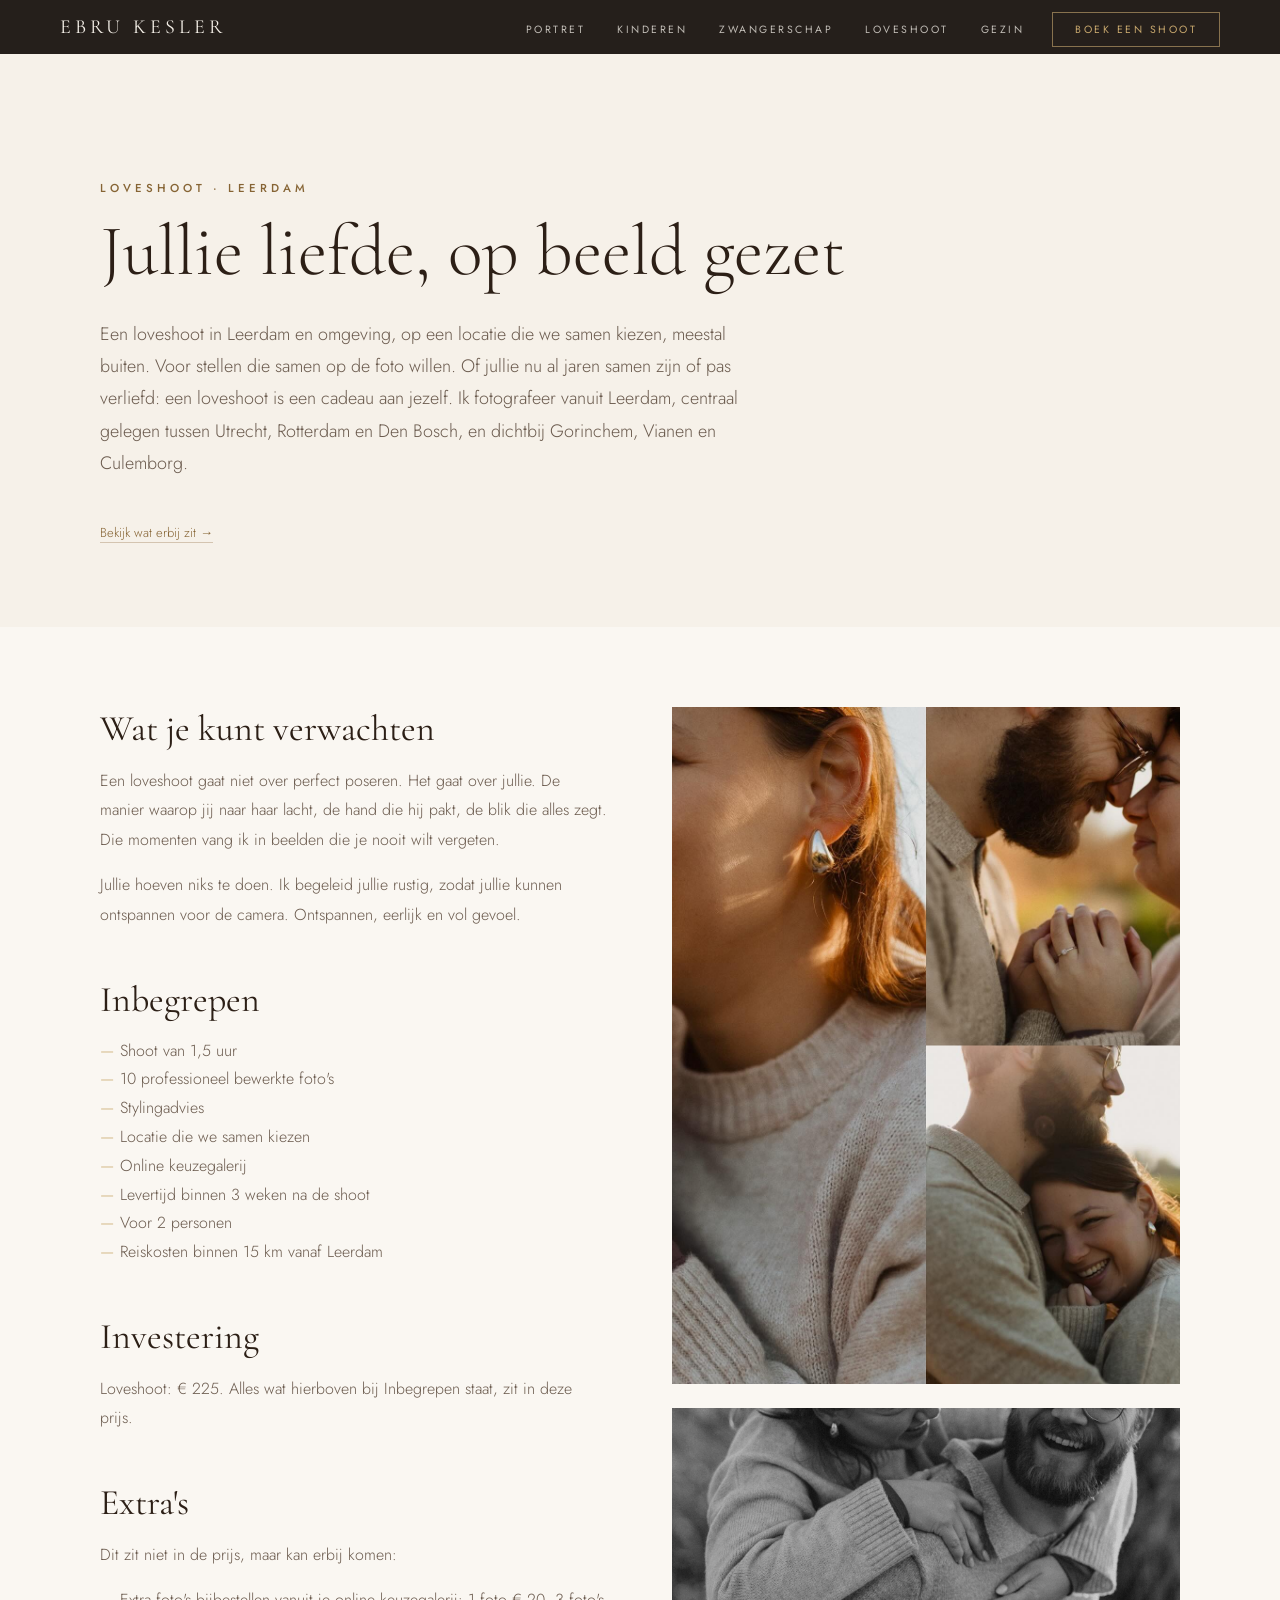
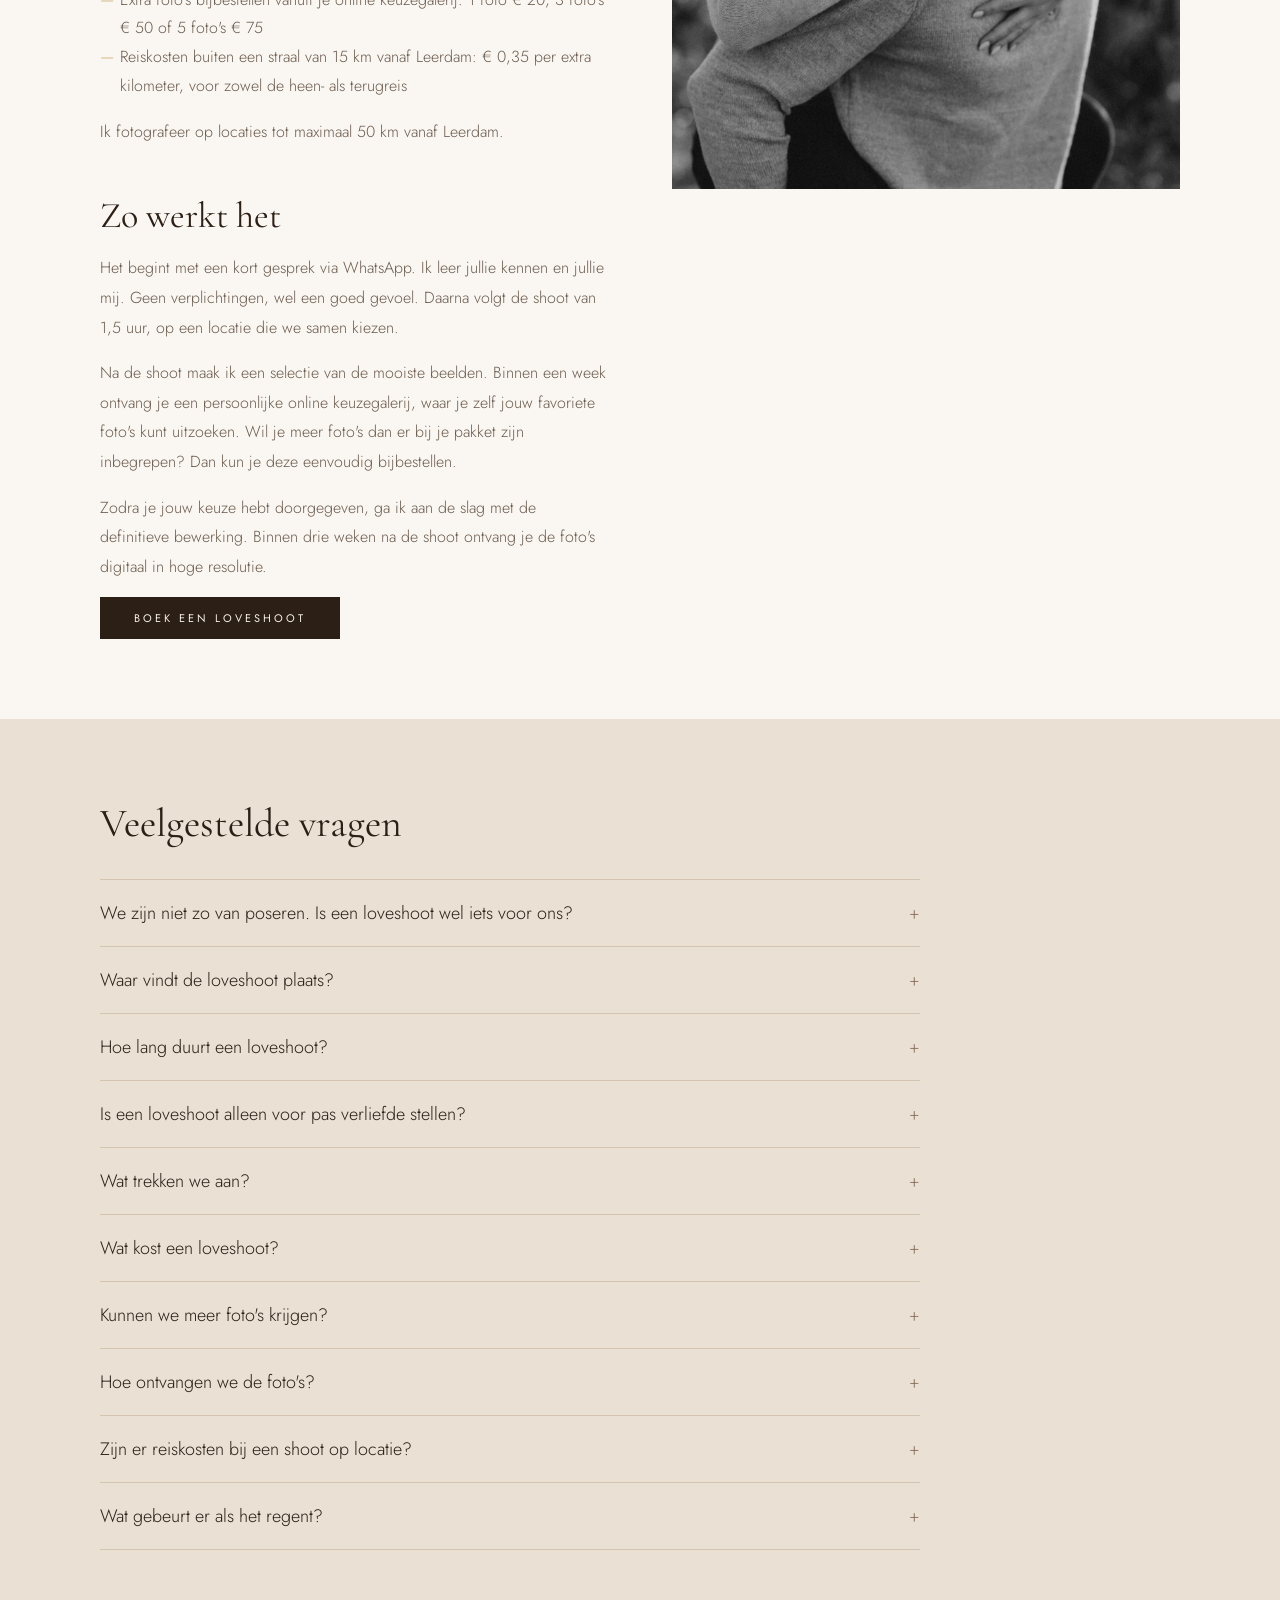
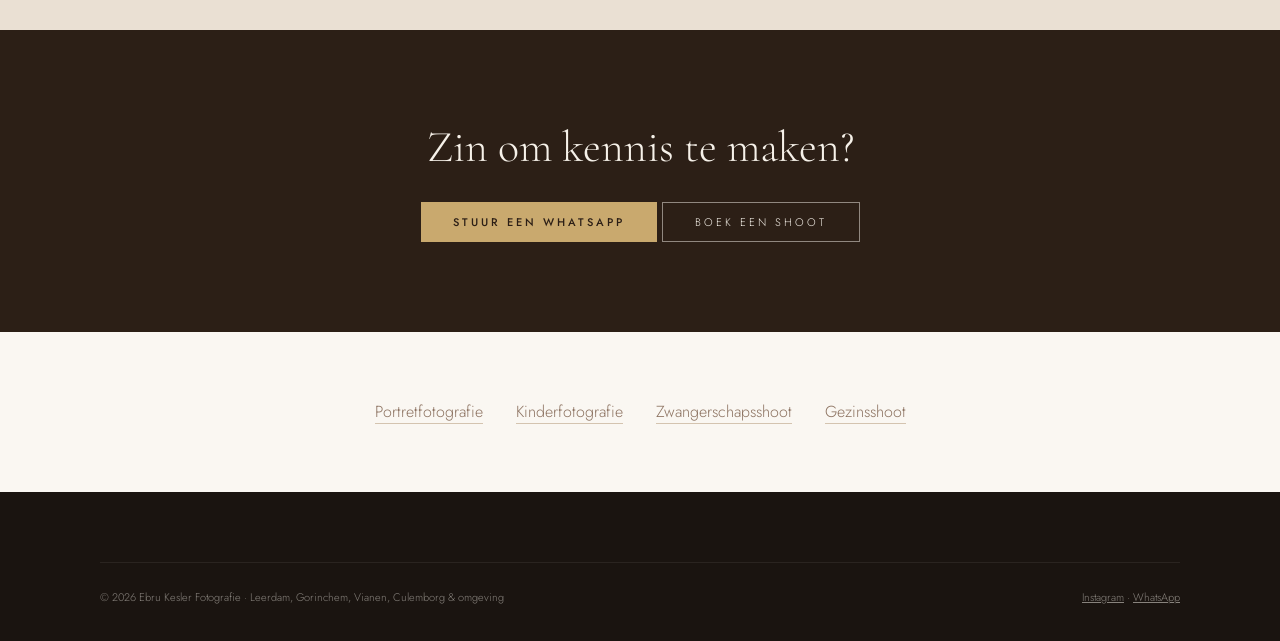
<file: loveshoot/index.html>
<!DOCTYPE html>
<html lang="nl">
<head>
<meta charset="UTF-8">
<meta name="viewport" content="width=device-width, initial-scale=1.0">
<title>Loveshoot in Leerdam | Ebru Kesler Fotografie</title>
<meta name="description" content="Loveshoot in Leerdam en omgeving, op een locatie die we samen kiezen. Shoot van 1,5 uur met 10 bewerkte foto&#x27;s en stylingadvies, voor € 225.">
<link rel="canonical" href="https://ebrukeslerfotografie.nl/loveshoot/">
<link rel="icon" type="image/x-icon" href="/favicon.ico">
<meta property="og:type" content="website">
<meta property="og:locale" content="nl_NL">
<meta property="og:site_name" content="Ebru Kesler Fotografie">
<meta property="og:title" content="Loveshoot in Leerdam | Ebru Kesler Fotografie">
<meta property="og:description" content="Loveshoot in Leerdam en omgeving, op een locatie die we samen kiezen. Shoot van 1,5 uur met 10 bewerkte foto&#x27;s en stylingadvies, voor € 225.">
<meta property="og:url" content="https://ebrukeslerfotografie.nl/loveshoot/">
<meta property="og:image" content="https://ebrukeslerfotografie.nl/FOTO_LOVE_1.jpg">
<link rel="preconnect" href="https://fonts.googleapis.com">
<link href="https://fonts.googleapis.com/css2?family=Cormorant+Garamond:ital,wght@0,300;0,400;1,300;1,400;1,500&family=Jost:wght@300;400;500&display=swap" rel="stylesheet">
<link rel="stylesheet" href="/style.css">
<script type="application/ld+json">
[
 {
  "@context": "https://schema.org",
  "@type": "Service",
  "name": "Loveshoot in Leerdam",
  "serviceType": "Loveshoot",
  "url": "https://ebrukeslerfotografie.nl/loveshoot/",
  "description": "Loveshoot in Leerdam en omgeving, op een locatie die we samen kiezen. Shoot van 1,5 uur met 10 bewerkte foto's en stylingadvies, voor € 225.",
  "provider": {
   "@id": "https://ebrukeslerfotografie.nl/#bedrijf",
   "@type": "ProfessionalService",
   "name": "Ebru Kesler Fotografie"
  },
  "areaServed": [
   {
    "@type": "City",
    "name": "Leerdam"
   },
   {
    "@type": "City",
    "name": "Gorinchem"
   },
   {
    "@type": "City",
    "name": "Vianen"
   },
   {
    "@type": "City",
    "name": "Culemborg"
   }
  ],
  "offers": {
   "@type": "Offer",
   "price": "225",
   "priceCurrency": "EUR",
   "url": "https://ebrukeslerfotografie.nl/loveshoot/"
  }
 },
 {
  "@context": "https://schema.org",
  "@type": "FAQPage",
  "mainEntity": [
   {
    "@type": "Question",
    "name": "We zijn niet zo van poseren. Is een loveshoot wel iets voor ons?",
    "acceptedAnswer": {
     "@type": "Answer",
     "text": "Juist wel. Een loveshoot gaat niet over perfect poseren, maar over jullie. Ik begeleid jullie rustig en vang de echte momenten."
    }
   },
   {
    "@type": "Question",
    "name": "Waar vindt de loveshoot plaats?",
    "acceptedAnswer": {
     "@type": "Answer",
     "text": "Op een locatie die we samen kiezen, in Leerdam en omgeving, tot maximaal 50 km vanaf Leerdam. Meestal is dat buiten, op een plek die bij jullie past."
    }
   },
   {
    "@type": "Question",
    "name": "Hoe lang duurt een loveshoot?",
    "acceptedAnswer": {
     "@type": "Answer",
     "text": "1,5 uur. Genoeg tijd om de camera even te vergeten en gewoon samen te zijn."
    }
   },
   {
    "@type": "Question",
    "name": "Is een loveshoot alleen voor pas verliefde stellen?",
    "acceptedAnswer": {
     "@type": "Answer",
     "text": "Nee. Of jullie nu al jaren samen zijn of pas verliefd: het gaat om hoe jullie samen zijn."
    }
   },
   {
    "@type": "Question",
    "name": "Wat trekken we aan?",
    "acceptedAnswer": {
     "@type": "Answer",
     "text": "Daar help ik jullie bij: stylingadvies is inbegrepen."
    }
   },
   {
    "@type": "Question",
    "name": "Wat kost een loveshoot?",
    "acceptedAnswer": {
     "@type": "Answer",
     "text": "€ 225, voor 2 personen. Daarvoor krijgen jullie een shoot van 1,5 uur, 10 professioneel bewerkte foto's, stylingadvies, een locatie die we samen kiezen en een online keuzegalerij."
    }
   },
   {
    "@type": "Question",
    "name": "Kunnen we meer foto's krijgen?",
    "acceptedAnswer": {
     "@type": "Answer",
     "text": "Ja, jullie kunnen eenvoudig extra foto's bijbestellen vanuit de online keuzegalerij: 1 extra foto voor € 20, 3 voor € 50 en 5 voor € 75."
    }
   },
   {
    "@type": "Question",
    "name": "Hoe ontvangen we de foto's?",
    "acceptedAnswer": {
     "@type": "Answer",
     "text": "Binnen een week na de shoot ontvangen jullie een persoonlijke online keuzegalerij, waarin je zelf je favoriete foto's uitkiest. Binnen drie weken na de shoot ontvangen jullie de definitieve foto's digitaal in hoge resolutie."
    }
   },
   {
    "@type": "Question",
    "name": "Zijn er reiskosten bij een shoot op locatie?",
    "acceptedAnswer": {
     "@type": "Answer",
     "text": "Binnen een straal van 15 km vanaf Leerdam zijn de reiskosten inbegrepen. Daarbuiten reken ik € 0,35 per extra kilometer, voor zowel de heen- als terugreis. Ik fotografeer op locaties tot maximaal 50 km vanaf Leerdam."
    }
   },
   {
    "@type": "Question",
    "name": "Wat gebeurt er als het regent?",
    "acceptedAnswer": {
     "@type": "Answer",
     "text": "Bij regen gaat de shoot buiten niet door. We zoeken dan samen een mooie binnenlocatie."
    }
   }
  ]
 }
]
</script>
</head>
<body class="js-loaded">
<nav id="nav" class="scrolled">
  <a href="/" class="nav-logo">Ebru Kesler</a>
  <ul class="nav-links">
    <li><a href="/portret/">Portret</a></li>
    <li><a href="/kinderfotografie/">Kinderen</a></li>
    <li><a href="/zwangerschapsshoot/">Zwangerschap</a></li>
    <li><a href="/loveshoot/">Loveshoot</a></li>
    <li><a href="/familieshoot/">Gezin</a></li>
    <li><a href="/#contact" class="nav-cta">Boek een shoot</a></li>
  </ul>
  <div class="hamburger" id="hamburger"><span></span><span></span><span></span></div>
</nav>
<div class="mobile-menu" id="mobileMenu">
  <a href="/portret/" class="mm-link">Portret</a>
  <a href="/kinderfotografie/" class="mm-link">Kinderen</a>
  <a href="/zwangerschapsshoot/" class="mm-link">Zwangerschap</a>
  <a href="/loveshoot/" class="mm-link">Loveshoot</a>
  <a href="/familieshoot/" class="mm-link">Gezin</a>
  <a href="/#contact" class="mm-link">Boek een shoot</a>
</div>
<header class="page-hero">
  <div class="container">
    <span class="lbl">Loveshoot · Leerdam</span>
    <h1>Jullie liefde, op beeld gezet</h1>
    <p class="page-intro">Een loveshoot in Leerdam en omgeving, op een locatie die we samen kiezen, meestal buiten. Voor stellen die samen op de foto willen. Of jullie nu al jaren samen zijn of pas verliefd: een loveshoot is een cadeau aan jezelf. Ik fotografeer vanuit Leerdam, centraal gelegen tussen Utrecht, Rotterdam en Den Bosch, en dichtbij Gorinchem, Vianen en Culemborg.</p>
    <p class="page-price"><a href="#inbegrepen">Bekijk wat erbij zit &rarr;</a></p>
  </div>
</header>
<section class="page-body">
  <div class="container page-grid">
    <div>
<h2>Wat je kunt verwachten</h2>
<p>Een loveshoot gaat niet over perfect poseren. Het gaat over jullie. De manier waarop jij naar haar lacht, de hand die hij pakt, de blik die alles zegt. Die momenten vang ik in beelden die je nooit wilt vergeten.</p>
<p>Jullie hoeven niks te doen. Ik begeleid jullie rustig, zodat jullie kunnen ontspannen voor de camera. Ontspannen, eerlijk en vol gevoel.</p>
<h2 id="inbegrepen">Inbegrepen</h2>
<ul><li>Shoot van 1,5 uur</li><li>10 professioneel bewerkte foto's</li><li>Stylingadvies</li><li>Locatie die we samen kiezen</li><li>Online keuzegalerij</li><li>Levertijd binnen 3 weken na de shoot</li><li>Voor 2 personen</li><li>Reiskosten binnen 15 km vanaf Leerdam</li></ul>
<h2 id="investering">Investering</h2>
<p>Loveshoot: € 225. Alles wat hierboven bij Inbegrepen staat, zit in deze prijs.</p>
<h2>Extra's</h2>
<p>Dit zit niet in de prijs, maar kan erbij komen:</p>
<ul><li>Extra foto's bijbestellen vanuit je online keuzegalerij: 1 foto € 20, 3 foto's € 50 of 5 foto's € 75</li><li>Reiskosten buiten een straal van 15 km vanaf Leerdam: € 0,35 per extra kilometer, voor zowel de heen- als terugreis</li></ul>
<p>Ik fotografeer op locaties tot maximaal 50 km vanaf Leerdam.</p>
<h2>Zo werkt het</h2>
<p>Het begint met een kort gesprek via WhatsApp. Ik leer jullie kennen en jullie mij. Geen verplichtingen, wel een goed gevoel. Daarna volgt de shoot van 1,5 uur, op een locatie die we samen kiezen.</p>
<p>Na de shoot maak ik een selectie van de mooiste beelden. Binnen een week ontvang je een persoonlijke online keuzegalerij, waar je zelf jouw favoriete foto's kunt uitzoeken. Wil je meer foto's dan er bij je pakket zijn inbegrepen? Dan kun je deze eenvoudig bijbestellen.</p>
<p>Zodra je jouw keuze hebt doorgegeven, ga ik aan de slag met de definitieve bewerking. Binnen drie weken na de shoot ontvang je de foto's digitaal in hoge resolutie.</p>
      <a href="/#contact" class="btn-d">Boek een loveshoot</a>
    </div>
    <div>
<img class="page-photo" src="/FOTO_LOVE_1.jpg" alt="Loveshoot – Ebru Kesler Fotografie, Leerdam" loading="lazy">
<img class="page-photo-sub" src="/FOTO_LOVE_4.jpg" alt="Loveshoot – Ebru Kesler Fotografie, Leerdam" loading="lazy">
    </div>
  </div>
</section>
<section class="faq">
  <div class="container">
    <h2>Veelgestelde vragen</h2>
<details><summary>We zijn niet zo van poseren. Is een loveshoot wel iets voor ons?</summary><p>Juist wel. Een loveshoot gaat niet over perfect poseren, maar over jullie. Ik begeleid jullie rustig en vang de echte momenten.</p></details>
<details><summary>Waar vindt de loveshoot plaats?</summary><p>Op een locatie die we samen kiezen, in Leerdam en omgeving, tot maximaal 50 km vanaf Leerdam. Meestal is dat buiten, op een plek die bij jullie past.</p></details>
<details><summary>Hoe lang duurt een loveshoot?</summary><p>1,5 uur. Genoeg tijd om de camera even te vergeten en gewoon samen te zijn.</p></details>
<details><summary>Is een loveshoot alleen voor pas verliefde stellen?</summary><p>Nee. Of jullie nu al jaren samen zijn of pas verliefd: het gaat om hoe jullie samen zijn.</p></details>
<details><summary>Wat trekken we aan?</summary><p>Daar help ik jullie bij: stylingadvies is inbegrepen.</p></details>
<details><summary>Wat kost een loveshoot?</summary><p>€ 225, voor 2 personen. Daarvoor krijgen jullie een shoot van 1,5 uur, 10 professioneel bewerkte foto's, stylingadvies, een locatie die we samen kiezen en een online keuzegalerij.</p></details>
<details><summary>Kunnen we meer foto's krijgen?</summary><p>Ja, jullie kunnen eenvoudig extra foto's bijbestellen vanuit de online keuzegalerij: 1 extra foto voor € 20, 3 voor € 50 en 5 voor € 75.</p></details>
<details><summary>Hoe ontvangen we de foto's?</summary><p>Binnen een week na de shoot ontvangen jullie een persoonlijke online keuzegalerij, waarin je zelf je favoriete foto's uitkiest. Binnen drie weken na de shoot ontvangen jullie de definitieve foto's digitaal in hoge resolutie.</p></details>
<details><summary>Zijn er reiskosten bij een shoot op locatie?</summary><p>Binnen een straal van 15 km vanaf Leerdam zijn de reiskosten inbegrepen. Daarbuiten reken ik € 0,35 per extra kilometer, voor zowel de heen- als terugreis. Ik fotografeer op locaties tot maximaal 50 km vanaf Leerdam.</p></details>
<details><summary>Wat gebeurt er als het regent?</summary><p>Bij regen gaat de shoot buiten niet door. We zoeken dan samen een mooie binnenlocatie.</p></details>
  </div>
</section>
<section class="page-cta">
  <div class="container">
    <h2>Zin om kennis te maken?</h2>
    <a href="https://wa.me/31683533723" class="btn-g">Stuur een WhatsApp</a>
    <a href="/#contact" class="btn-o">Boek een shoot</a>
  </div>
</section>
<section class="other-services">
  <div class="container"><a href="/portret/">Portretfotografie</a> <a href="/kinderfotografie/">Kinderfotografie</a> <a href="/zwangerschapsshoot/">Zwangerschapsshoot</a> <a href="/familieshoot/">Gezinsshoot</a></div>
</section>
<footer>
  <div class="container">
    <div class="footer-bottom">
      <span>© 2026 Ebru Kesler Fotografie · Leerdam, Gorinchem, Vianen, Culemborg &amp; omgeving</span>
      <span><a href="https://www.instagram.com/ebrukeslerfotografie/" style="color:inherit">Instagram</a> · <a href="https://wa.me/31683533723" style="color:inherit">WhatsApp</a></span>
    </div>
  </div>
</footer>
<script>
const h=document.getElementById('hamburger'),m=document.getElementById('mobileMenu');
h.addEventListener('click',()=>m.classList.toggle('open'));
</script>
</body>
</html>
</file>
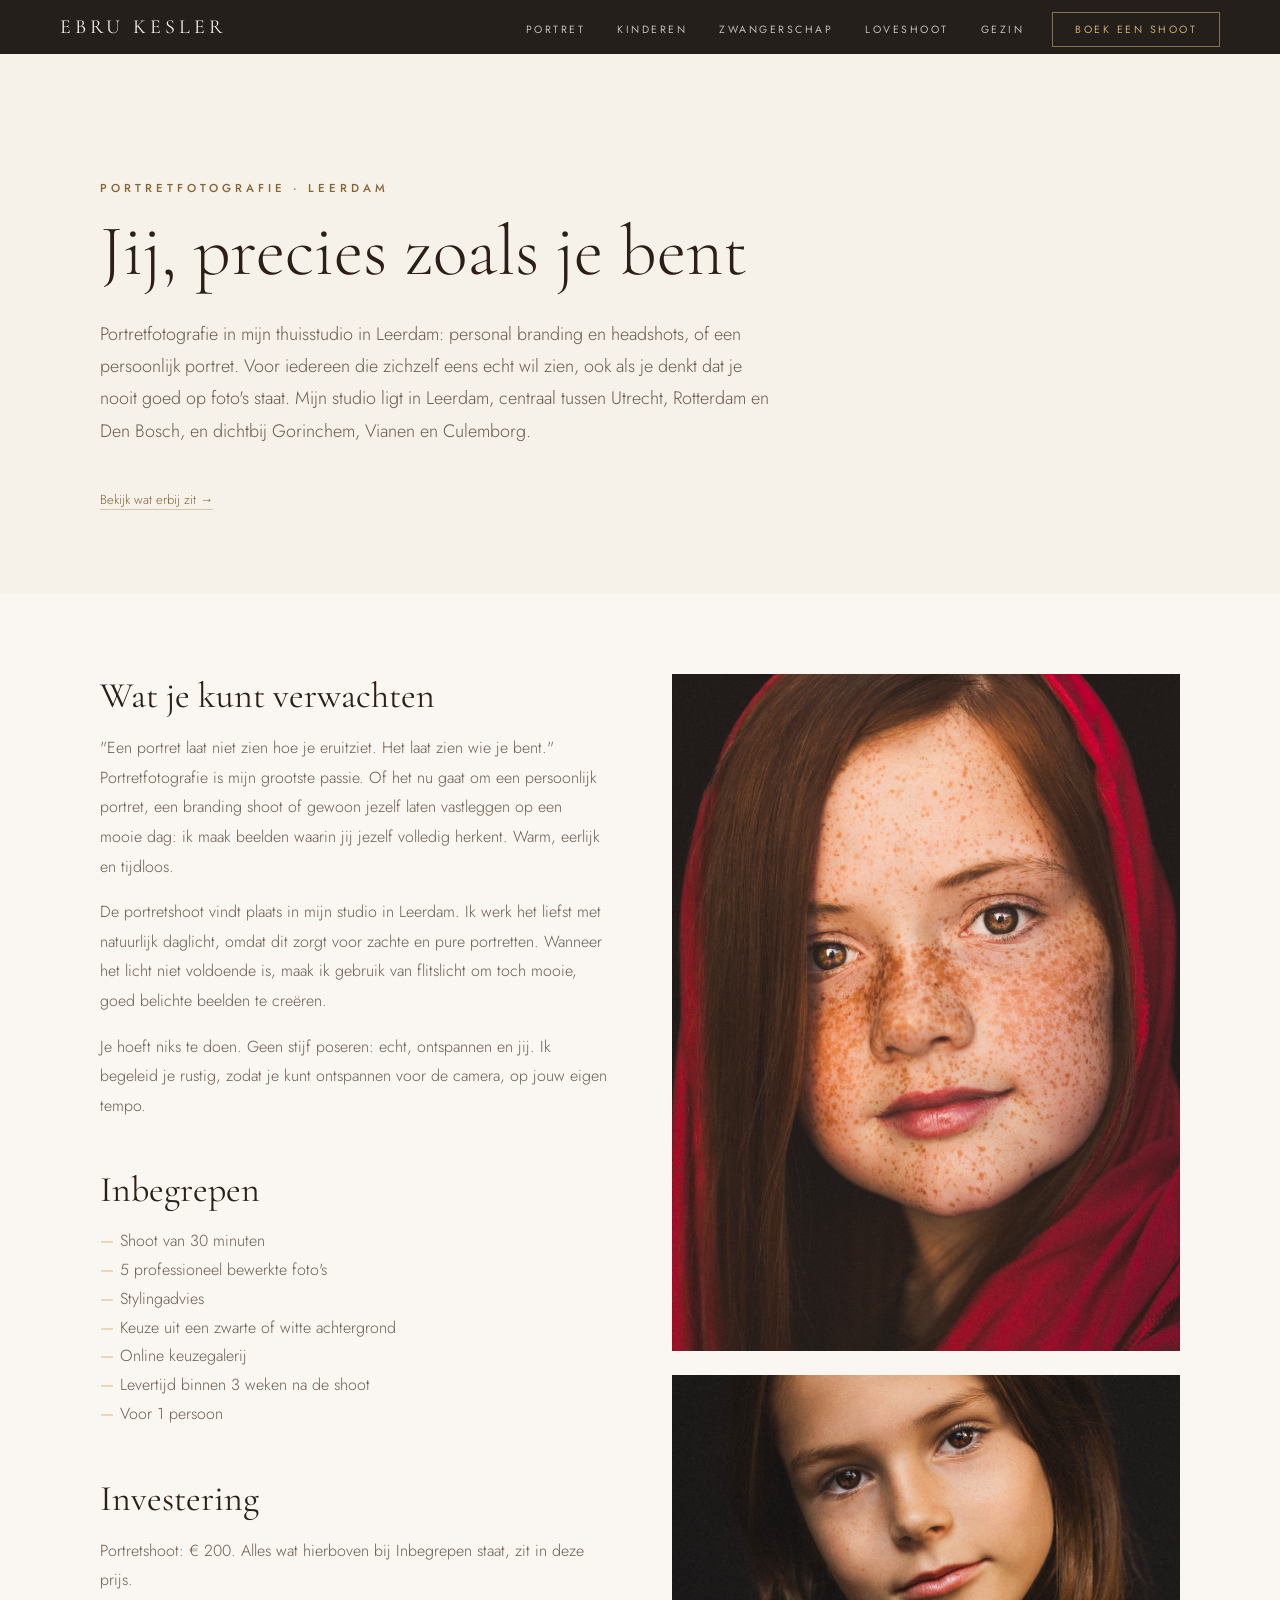
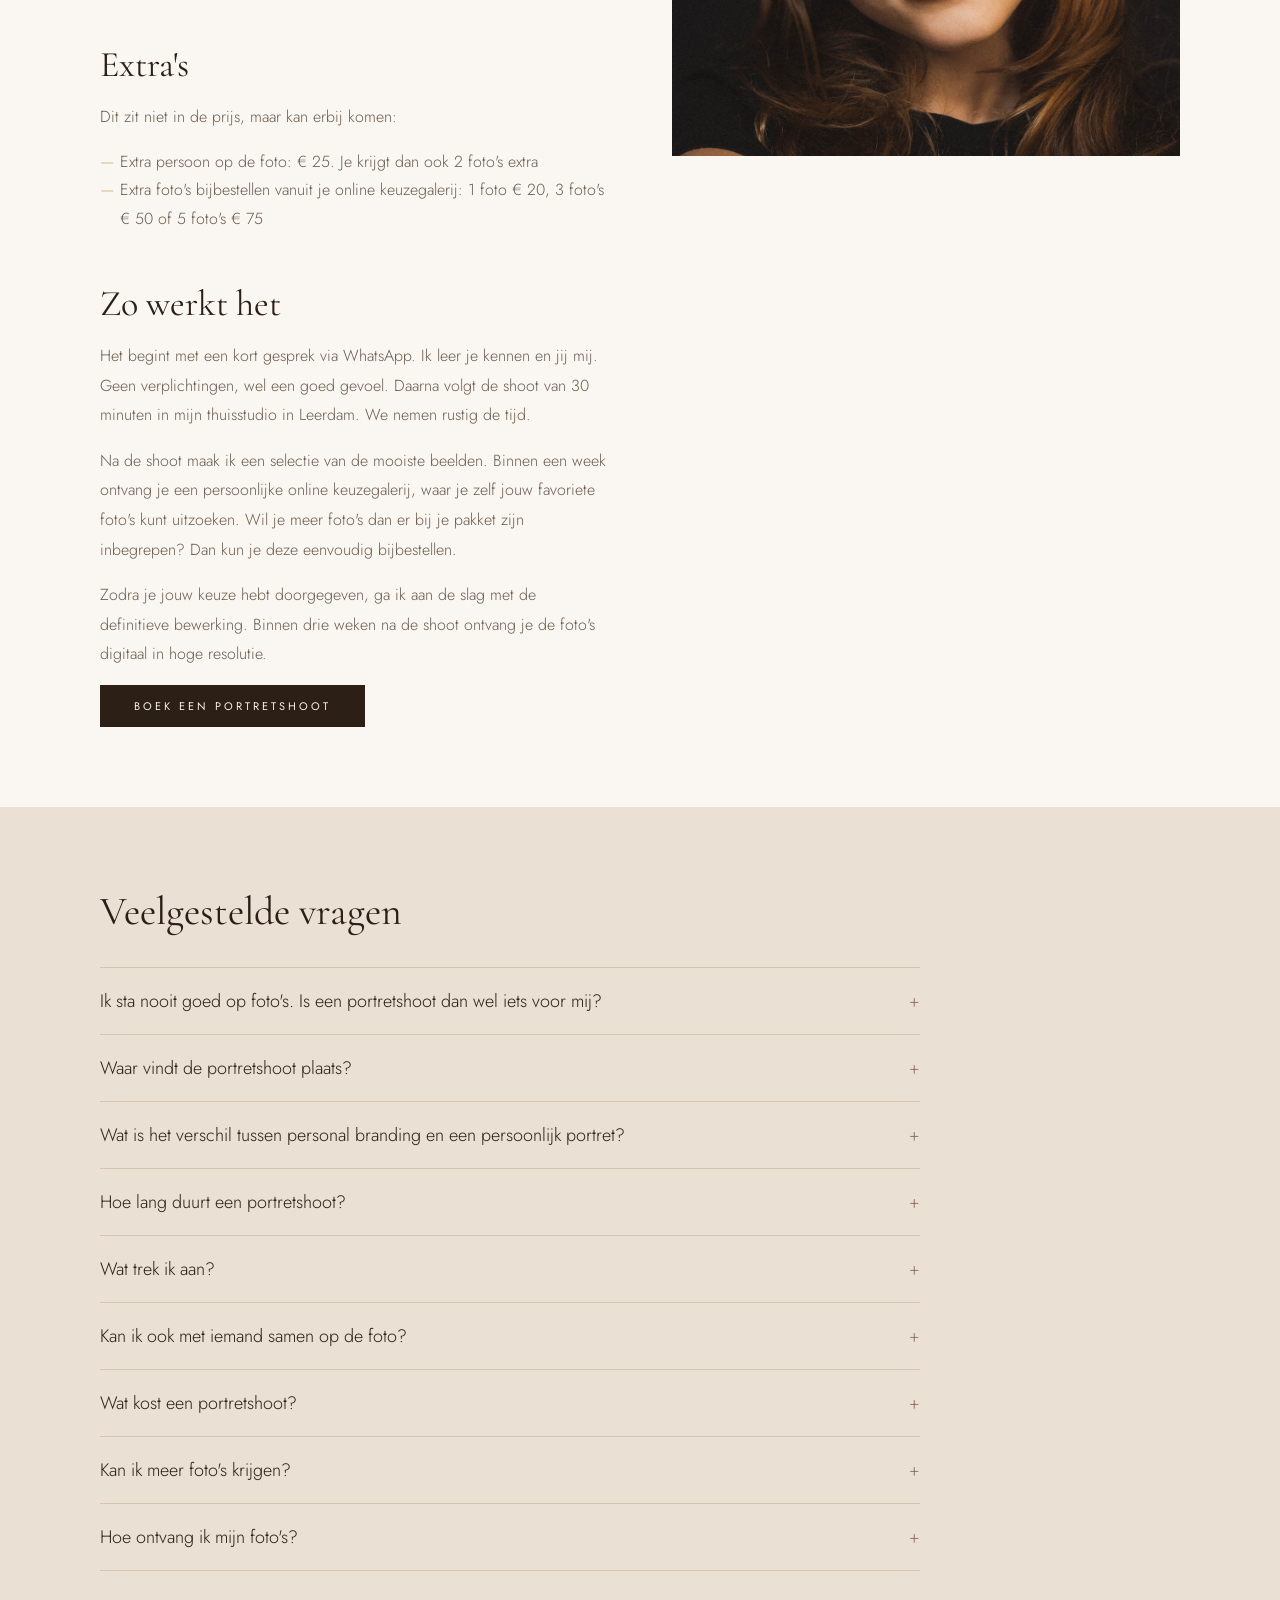
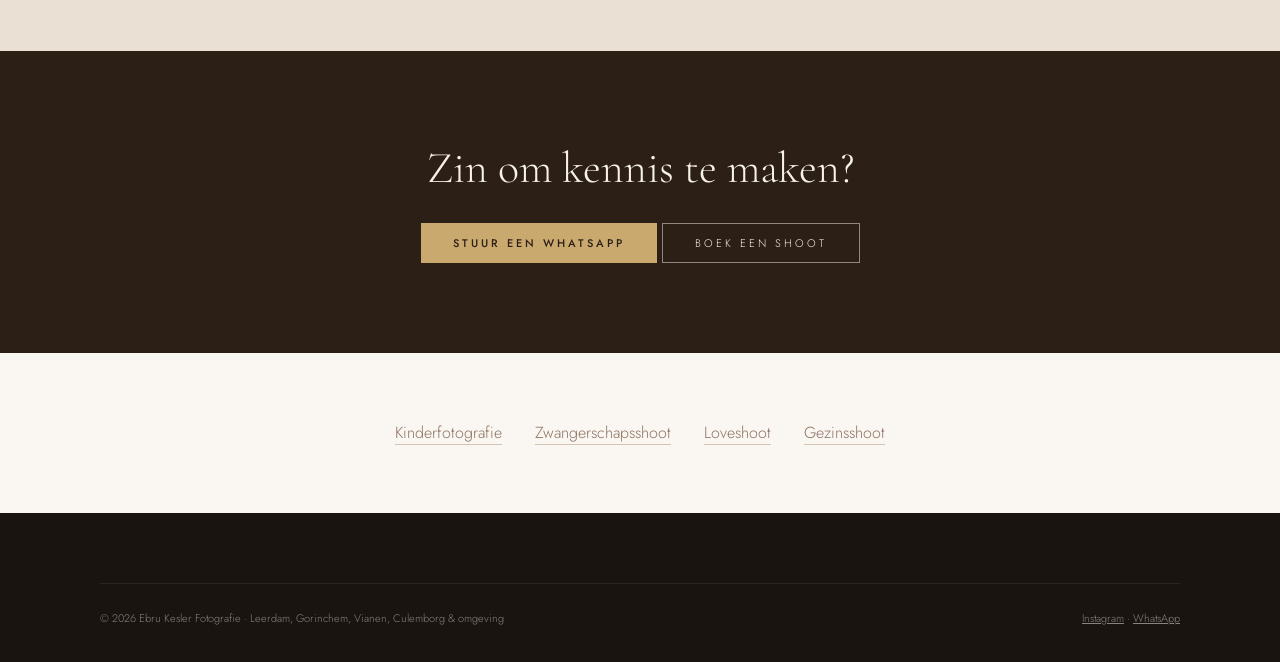
<file: portret/index.html>
<!DOCTYPE html>
<html lang="nl">
<head>
<meta charset="UTF-8">
<meta name="viewport" content="width=device-width, initial-scale=1.0">
<title>Portretfotografie in Leerdam | Ebru Kesler Fotografie</title>
<meta name="description" content="Portretfotografie in mijn studio in Leerdam: 30 minuten, 5 bewerkte foto&#x27;s en stylingadvies voor € 200. Warm, naturel en tijdloos, zonder stijf poseren.">
<link rel="canonical" href="https://ebrukeslerfotografie.nl/portret/">
<link rel="icon" type="image/x-icon" href="/favicon.ico">
<meta property="og:type" content="website">
<meta property="og:locale" content="nl_NL">
<meta property="og:site_name" content="Ebru Kesler Fotografie">
<meta property="og:title" content="Portretfotografie in Leerdam | Ebru Kesler Fotografie">
<meta property="og:description" content="Portretfotografie in mijn studio in Leerdam: 30 minuten, 5 bewerkte foto&#x27;s en stylingadvies voor € 200. Warm, naturel en tijdloos, zonder stijf poseren.">
<meta property="og:url" content="https://ebrukeslerfotografie.nl/portret/">
<meta property="og:image" content="https://ebrukeslerfotografie.nl/fotos/portret-leerdam-05.jpg">
<link rel="preconnect" href="https://fonts.googleapis.com">
<link href="https://fonts.googleapis.com/css2?family=Cormorant+Garamond:ital,wght@0,300;0,400;1,300;1,400;1,500&family=Jost:wght@300;400;500&display=swap" rel="stylesheet">
<link rel="stylesheet" href="/style.css">
<script type="application/ld+json">
[
 {
  "@context": "https://schema.org",
  "@type": "Service",
  "name": "Portretfotografie in Leerdam",
  "serviceType": "Portretfotografie",
  "url": "https://ebrukeslerfotografie.nl/portret/",
  "description": "Portretfotografie in mijn studio in Leerdam: 30 minuten, 5 bewerkte foto's en stylingadvies voor € 200. Warm, naturel en tijdloos, zonder stijf poseren.",
  "provider": {
   "@id": "https://ebrukeslerfotografie.nl/#bedrijf",
   "@type": "ProfessionalService",
   "name": "Ebru Kesler Fotografie"
  },
  "areaServed": [
   {
    "@type": "City",
    "name": "Leerdam"
   },
   {
    "@type": "City",
    "name": "Gorinchem"
   },
   {
    "@type": "City",
    "name": "Vianen"
   },
   {
    "@type": "City",
    "name": "Culemborg"
   }
  ],
  "offers": {
   "@type": "Offer",
   "price": "200",
   "priceCurrency": "EUR",
   "url": "https://ebrukeslerfotografie.nl/portret/"
  }
 },
 {
  "@context": "https://schema.org",
  "@type": "FAQPage",
  "mainEntity": [
   {
    "@type": "Question",
    "name": "Ik sta nooit goed op foto's. Is een portretshoot dan wel iets voor mij?",
    "acceptedAnswer": {
     "@type": "Answer",
     "text": "Juist dan. Je hoeft niks te presteren of te kunnen. Ik begeleid je rustig en vang de echte momenten: de lach, het gevoel, de blik die alles zegt."
    }
   },
   {
    "@type": "Question",
    "name": "Waar vindt de portretshoot plaats?",
    "acceptedAnswer": {
     "@type": "Answer",
     "text": "In mijn thuisstudio in Leerdam. Ik werk het liefst met natuurlijk daglicht. Is het licht niet voldoende, dan gebruik ik flitslicht."
    }
   },
   {
    "@type": "Question",
    "name": "Wat is het verschil tussen personal branding en een persoonlijk portret?",
    "acceptedAnswer": {
     "@type": "Answer",
     "text": "Een branding shoot of headshot maak je voor je werk of je eigen bedrijf. Een persoonlijk portret is voor jezelf. In beide gevallen wil ik dat je jezelf volledig herkent in de beelden."
    }
   },
   {
    "@type": "Question",
    "name": "Hoe lang duurt een portretshoot?",
    "acceptedAnswer": {
     "@type": "Answer",
     "text": "30 minuten. We nemen rustig de tijd, zonder dat het een opgave wordt."
    }
   },
   {
    "@type": "Question",
    "name": "Wat trek ik aan?",
    "acceptedAnswer": {
     "@type": "Answer",
     "text": "Daar help ik je bij: stylingadvies is inbegrepen. Je kiest ook uit een zwarte of witte achtergrond."
    }
   },
   {
    "@type": "Question",
    "name": "Kan ik ook met iemand samen op de foto?",
    "acceptedAnswer": {
     "@type": "Answer",
     "text": "Ja. Een extra persoon kost € 25, inclusief 2 extra foto's."
    }
   },
   {
    "@type": "Question",
    "name": "Wat kost een portretshoot?",
    "acceptedAnswer": {
     "@type": "Answer",
     "text": "€ 200. Daarvoor krijg je een shoot van 30 minuten, 5 professioneel bewerkte foto's, stylingadvies, de keuze uit een zwarte of witte achtergrond en een online keuzegalerij."
    }
   },
   {
    "@type": "Question",
    "name": "Kan ik meer foto's krijgen?",
    "acceptedAnswer": {
     "@type": "Answer",
     "text": "Ja, je kunt eenvoudig extra foto's bijbestellen vanuit je online keuzegalerij: 1 extra foto voor € 20, 3 voor € 50 en 5 voor € 75."
    }
   },
   {
    "@type": "Question",
    "name": "Hoe ontvang ik mijn foto's?",
    "acceptedAnswer": {
     "@type": "Answer",
     "text": "Binnen een week na de shoot ontvang je een persoonlijke online keuzegalerij, waarin je zelf je favoriete foto's uitkiest. Binnen drie weken na de shoot ontvang je de definitieve foto's digitaal in hoge resolutie."
    }
   }
  ]
 }
]
</script>
</head>
<body class="js-loaded">
<nav id="nav" class="scrolled">
  <a href="/" class="nav-logo">Ebru Kesler</a>
  <ul class="nav-links">
    <li><a href="/portret/">Portret</a></li>
    <li><a href="/kinderfotografie/">Kinderen</a></li>
    <li><a href="/zwangerschapsshoot/">Zwangerschap</a></li>
    <li><a href="/loveshoot/">Loveshoot</a></li>
    <li><a href="/familieshoot/">Gezin</a></li>
    <li><a href="/#contact" class="nav-cta">Boek een shoot</a></li>
  </ul>
  <div class="hamburger" id="hamburger"><span></span><span></span><span></span></div>
</nav>
<div class="mobile-menu" id="mobileMenu">
  <a href="/portret/" class="mm-link">Portret</a>
  <a href="/kinderfotografie/" class="mm-link">Kinderen</a>
  <a href="/zwangerschapsshoot/" class="mm-link">Zwangerschap</a>
  <a href="/loveshoot/" class="mm-link">Loveshoot</a>
  <a href="/familieshoot/" class="mm-link">Gezin</a>
  <a href="/#contact" class="mm-link">Boek een shoot</a>
</div>
<header class="page-hero">
  <div class="container">
    <span class="lbl">Portretfotografie · Leerdam</span>
    <h1>Jij, precies zoals je bent</h1>
    <p class="page-intro">Portretfotografie in mijn thuisstudio in Leerdam: personal branding en headshots, of een persoonlijk portret. Voor iedereen die zichzelf eens echt wil zien, ook als je denkt dat je nooit goed op foto's staat. Mijn studio ligt in Leerdam, centraal tussen Utrecht, Rotterdam en Den Bosch, en dichtbij Gorinchem, Vianen en Culemborg.</p>
    <p class="page-price"><a href="#inbegrepen">Bekijk wat erbij zit &rarr;</a></p>
  </div>
</header>
<section class="page-body">
  <div class="container page-grid">
    <div>
<h2>Wat je kunt verwachten</h2>
<p>"Een portret laat niet zien hoe je eruitziet. Het laat zien wie je bent." Portretfotografie is mijn grootste passie. Of het nu gaat om een persoonlijk portret, een branding shoot of gewoon jezelf laten vastleggen op een mooie dag: ik maak beelden waarin jij jezelf volledig herkent. Warm, eerlijk en tijdloos.</p>
<p>De portretshoot vindt plaats in mijn studio in Leerdam. Ik werk het liefst met natuurlijk daglicht, omdat dit zorgt voor zachte en pure portretten. Wanneer het licht niet voldoende is, maak ik gebruik van flitslicht om toch mooie, goed belichte beelden te creëren.</p>
<p>Je hoeft niks te doen. Geen stijf poseren: echt, ontspannen en jij. Ik begeleid je rustig, zodat je kunt ontspannen voor de camera, op jouw eigen tempo.</p>
<h2 id="inbegrepen">Inbegrepen</h2>
<ul><li>Shoot van 30 minuten</li><li>5 professioneel bewerkte foto's</li><li>Stylingadvies</li><li>Keuze uit een zwarte of witte achtergrond</li><li>Online keuzegalerij</li><li>Levertijd binnen 3 weken na de shoot</li><li>Voor 1 persoon</li></ul>
<h2 id="investering">Investering</h2>
<p>Portretshoot: € 200. Alles wat hierboven bij Inbegrepen staat, zit in deze prijs.</p>
<h2>Extra's</h2>
<p>Dit zit niet in de prijs, maar kan erbij komen:</p>
<ul><li>Extra persoon op de foto: € 25. Je krijgt dan ook 2 foto's extra</li><li>Extra foto's bijbestellen vanuit je online keuzegalerij: 1 foto € 20, 3 foto's € 50 of 5 foto's € 75</li></ul>
<h2>Zo werkt het</h2>
<p>Het begint met een kort gesprek via WhatsApp. Ik leer je kennen en jij mij. Geen verplichtingen, wel een goed gevoel. Daarna volgt de shoot van 30 minuten in mijn thuisstudio in Leerdam. We nemen rustig de tijd.</p>
<p>Na de shoot maak ik een selectie van de mooiste beelden. Binnen een week ontvang je een persoonlijke online keuzegalerij, waar je zelf jouw favoriete foto's kunt uitzoeken. Wil je meer foto's dan er bij je pakket zijn inbegrepen? Dan kun je deze eenvoudig bijbestellen.</p>
<p>Zodra je jouw keuze hebt doorgegeven, ga ik aan de slag met de definitieve bewerking. Binnen drie weken na de shoot ontvang je de foto's digitaal in hoge resolutie.</p>
      <a href="/#contact" class="btn-d">Boek een portretshoot</a>
    </div>
    <div>
<img class="page-photo" src="/fotos/portret-leerdam-05.jpg" alt="Portretfotografie – Ebru Kesler Fotografie, Leerdam" loading="lazy">
<img class="page-photo-sub" src="/fotos/portret-leerdam-06.jpg" alt="Portretfotografie – Ebru Kesler Fotografie, Leerdam" loading="lazy">
    </div>
  </div>
</section>
<section class="faq">
  <div class="container">
    <h2>Veelgestelde vragen</h2>
<details><summary>Ik sta nooit goed op foto's. Is een portretshoot dan wel iets voor mij?</summary><p>Juist dan. Je hoeft niks te presteren of te kunnen. Ik begeleid je rustig en vang de echte momenten: de lach, het gevoel, de blik die alles zegt.</p></details>
<details><summary>Waar vindt de portretshoot plaats?</summary><p>In mijn thuisstudio in Leerdam. Ik werk het liefst met natuurlijk daglicht. Is het licht niet voldoende, dan gebruik ik flitslicht.</p></details>
<details><summary>Wat is het verschil tussen personal branding en een persoonlijk portret?</summary><p>Een branding shoot of headshot maak je voor je werk of je eigen bedrijf. Een persoonlijk portret is voor jezelf. In beide gevallen wil ik dat je jezelf volledig herkent in de beelden.</p></details>
<details><summary>Hoe lang duurt een portretshoot?</summary><p>30 minuten. We nemen rustig de tijd, zonder dat het een opgave wordt.</p></details>
<details><summary>Wat trek ik aan?</summary><p>Daar help ik je bij: stylingadvies is inbegrepen. Je kiest ook uit een zwarte of witte achtergrond.</p></details>
<details><summary>Kan ik ook met iemand samen op de foto?</summary><p>Ja. Een extra persoon kost € 25, inclusief 2 extra foto's.</p></details>
<details><summary>Wat kost een portretshoot?</summary><p>€ 200. Daarvoor krijg je een shoot van 30 minuten, 5 professioneel bewerkte foto's, stylingadvies, de keuze uit een zwarte of witte achtergrond en een online keuzegalerij.</p></details>
<details><summary>Kan ik meer foto's krijgen?</summary><p>Ja, je kunt eenvoudig extra foto's bijbestellen vanuit je online keuzegalerij: 1 extra foto voor € 20, 3 voor € 50 en 5 voor € 75.</p></details>
<details><summary>Hoe ontvang ik mijn foto's?</summary><p>Binnen een week na de shoot ontvang je een persoonlijke online keuzegalerij, waarin je zelf je favoriete foto's uitkiest. Binnen drie weken na de shoot ontvang je de definitieve foto's digitaal in hoge resolutie.</p></details>
  </div>
</section>
<section class="page-cta">
  <div class="container">
    <h2>Zin om kennis te maken?</h2>
    <a href="https://wa.me/31683533723" class="btn-g">Stuur een WhatsApp</a>
    <a href="/#contact" class="btn-o">Boek een shoot</a>
  </div>
</section>
<section class="other-services">
  <div class="container"><a href="/kinderfotografie/">Kinderfotografie</a> <a href="/zwangerschapsshoot/">Zwangerschapsshoot</a> <a href="/loveshoot/">Loveshoot</a> <a href="/familieshoot/">Gezinsshoot</a></div>
</section>
<footer>
  <div class="container">
    <div class="footer-bottom">
      <span>© 2026 Ebru Kesler Fotografie · Leerdam, Gorinchem, Vianen, Culemborg &amp; omgeving</span>
      <span><a href="https://www.instagram.com/ebrukeslerfotografie/" style="color:inherit">Instagram</a> · <a href="https://wa.me/31683533723" style="color:inherit">WhatsApp</a></span>
    </div>
  </div>
</footer>
<script>
const h=document.getElementById('hamburger'),m=document.getElementById('mobileMenu');
h.addEventListener('click',()=>m.classList.toggle('open'));
</script>
</body>
</html>
</file>
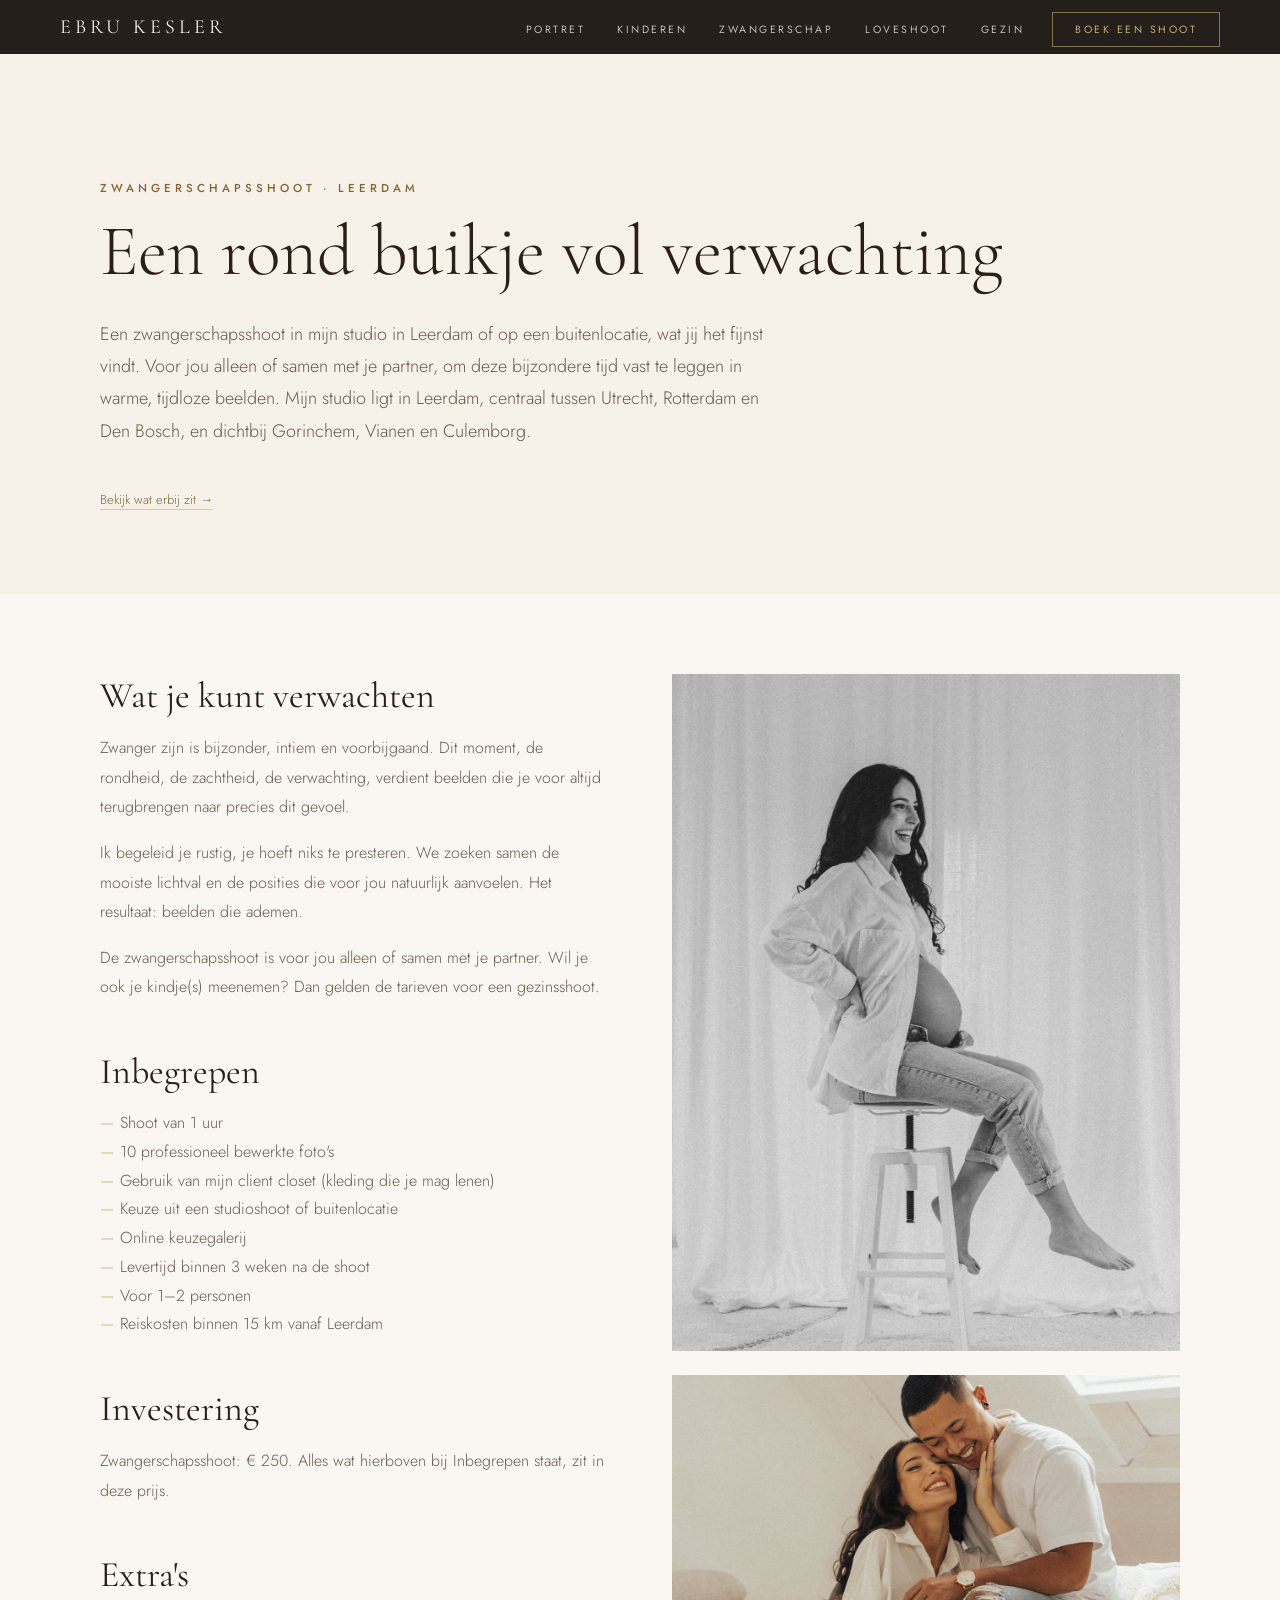
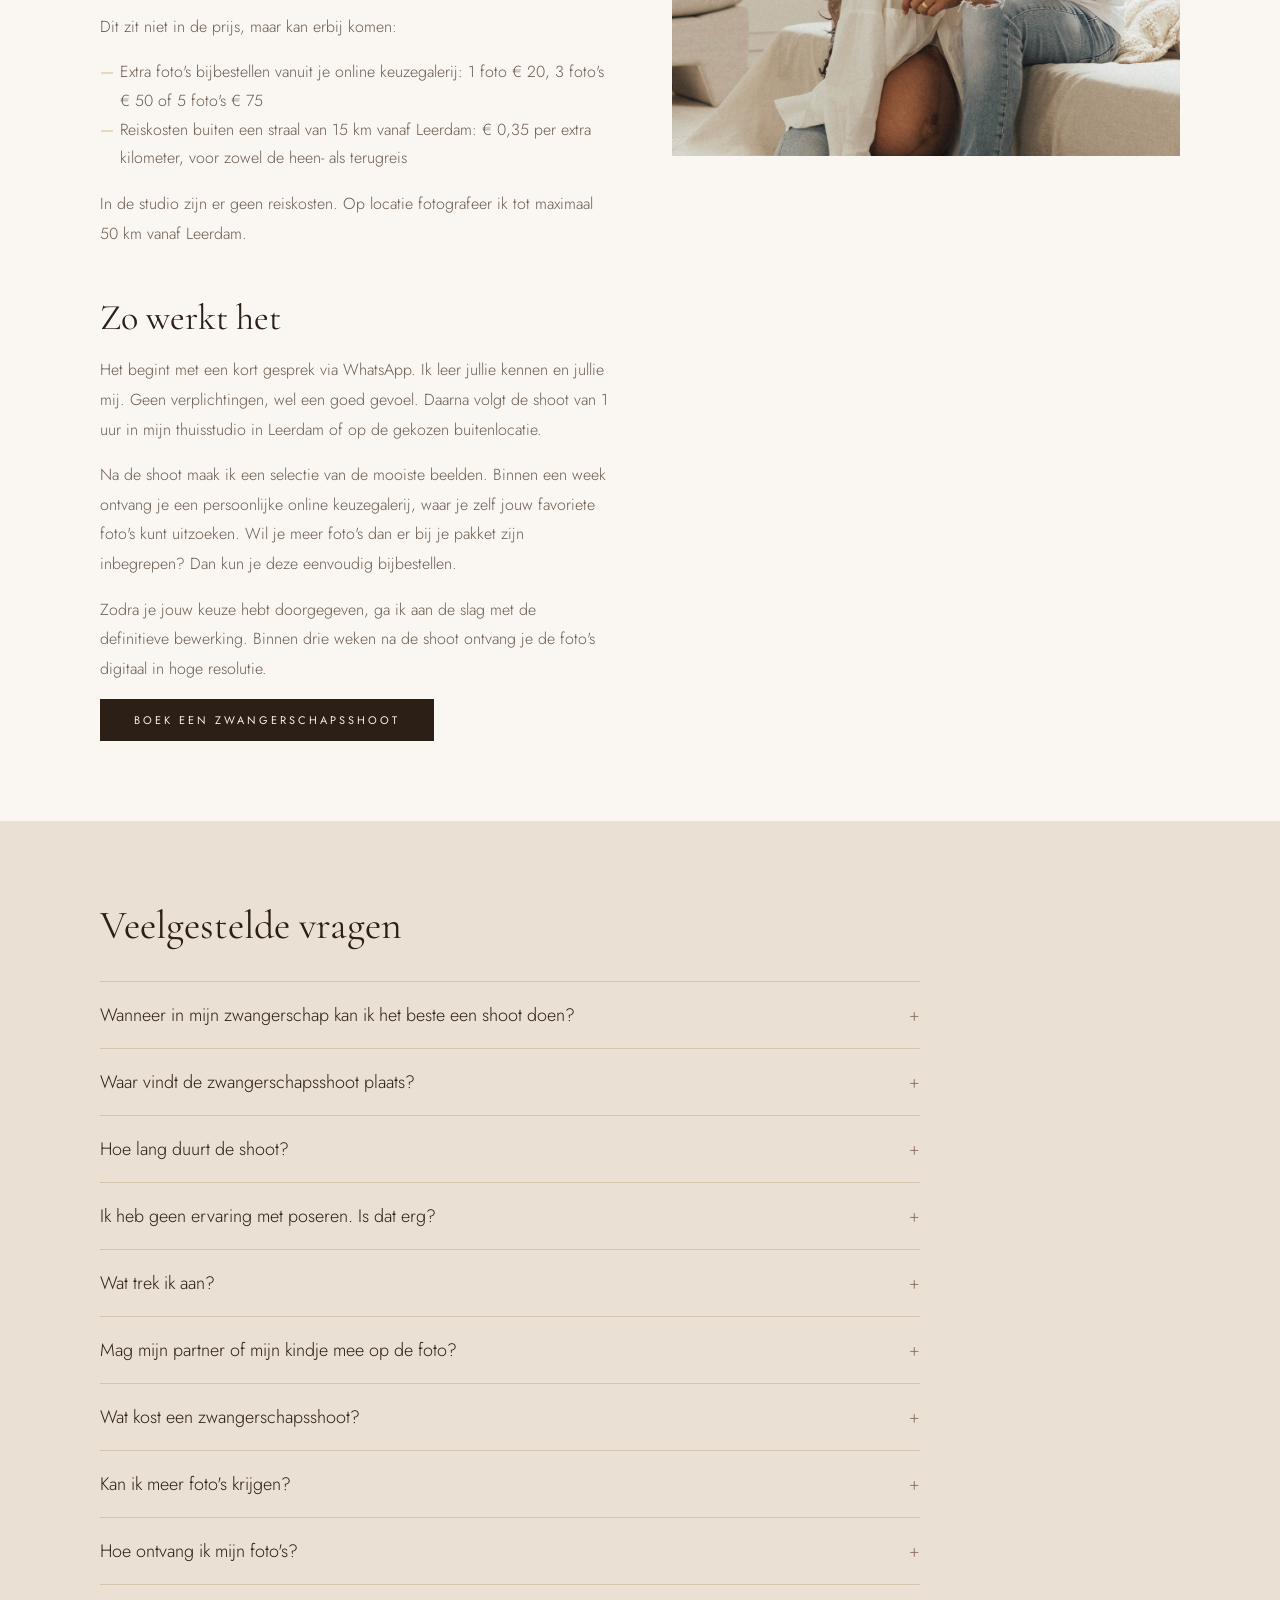
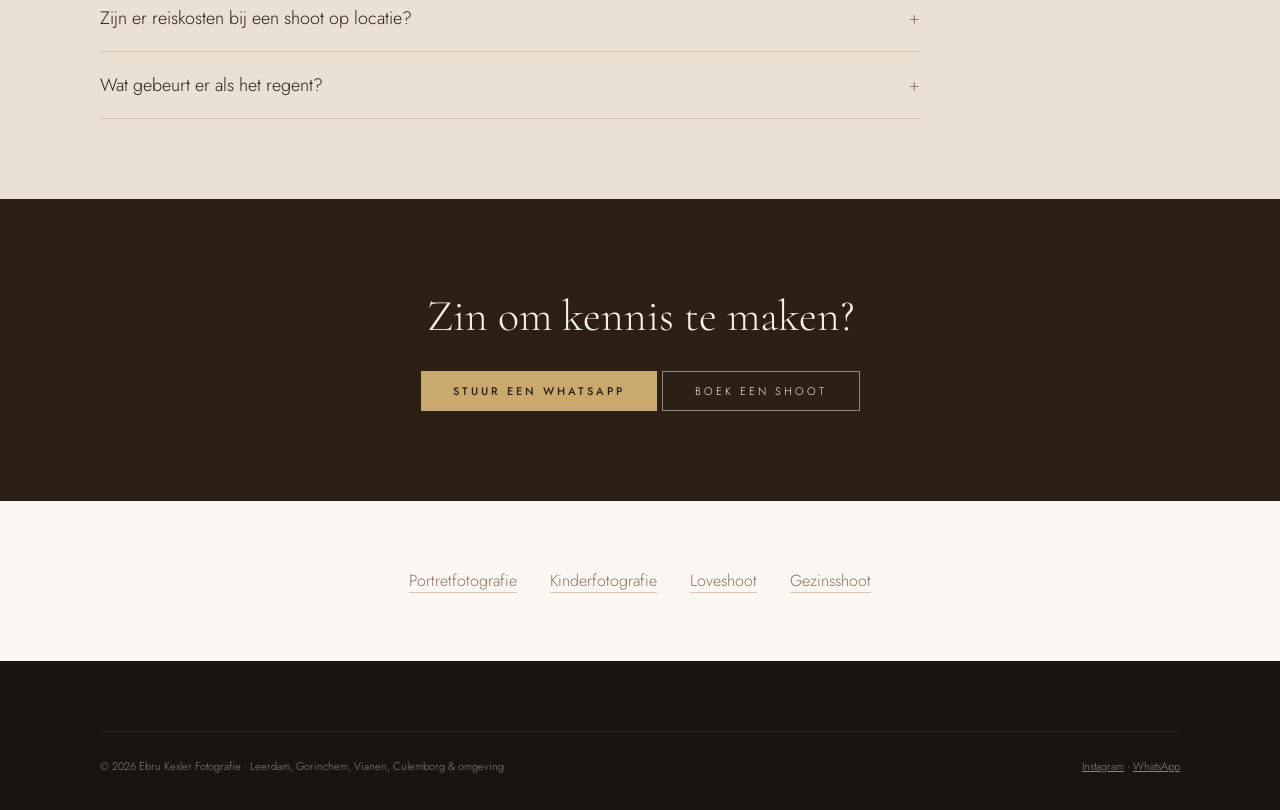
<file: zwangerschapsshoot/index.html>
<!DOCTYPE html>
<html lang="nl">
<head>
<meta charset="UTF-8">
<meta name="viewport" content="width=device-width, initial-scale=1.0">
<title>Zwangerschapsshoot in Leerdam | Ebru Kesler Fotografie</title>
<meta name="description" content="Zwangerschapsshoot in Leerdam, in mijn studio of op een buitenlocatie. Shoot van 1 uur met 10 bewerkte foto&#x27;s en mijn client closet, voor € 250.">
<link rel="canonical" href="https://ebrukeslerfotografie.nl/zwangerschapsshoot/">
<link rel="icon" type="image/x-icon" href="/favicon.ico">
<meta property="og:type" content="website">
<meta property="og:locale" content="nl_NL">
<meta property="og:site_name" content="Ebru Kesler Fotografie">
<meta property="og:title" content="Zwangerschapsshoot in Leerdam | Ebru Kesler Fotografie">
<meta property="og:description" content="Zwangerschapsshoot in Leerdam, in mijn studio of op een buitenlocatie. Shoot van 1 uur met 10 bewerkte foto&#x27;s en mijn client closet, voor € 250.">
<meta property="og:url" content="https://ebrukeslerfotografie.nl/zwangerschapsshoot/">
<meta property="og:image" content="https://ebrukeslerfotografie.nl/fotos/zwangerschapsshoot-leerdam-02.jpg">
<link rel="preconnect" href="https://fonts.googleapis.com">
<link href="https://fonts.googleapis.com/css2?family=Cormorant+Garamond:ital,wght@0,300;0,400;1,300;1,400;1,500&family=Jost:wght@300;400;500&display=swap" rel="stylesheet">
<link rel="stylesheet" href="/style.css">
<script type="application/ld+json">
[
 {
  "@context": "https://schema.org",
  "@type": "Service",
  "name": "Zwangerschapsshoot in Leerdam",
  "serviceType": "Zwangerschapsshoot",
  "url": "https://ebrukeslerfotografie.nl/zwangerschapsshoot/",
  "description": "Zwangerschapsshoot in Leerdam, in mijn studio of op een buitenlocatie. Shoot van 1 uur met 10 bewerkte foto's en mijn client closet, voor € 250.",
  "provider": {
   "@id": "https://ebrukeslerfotografie.nl/#bedrijf",
   "@type": "ProfessionalService",
   "name": "Ebru Kesler Fotografie"
  },
  "areaServed": [
   {
    "@type": "City",
    "name": "Leerdam"
   },
   {
    "@type": "City",
    "name": "Gorinchem"
   },
   {
    "@type": "City",
    "name": "Vianen"
   },
   {
    "@type": "City",
    "name": "Culemborg"
   }
  ],
  "offers": {
   "@type": "Offer",
   "price": "250",
   "priceCurrency": "EUR",
   "url": "https://ebrukeslerfotografie.nl/zwangerschapsshoot/"
  }
 },
 {
  "@context": "https://schema.org",
  "@type": "FAQPage",
  "mainEntity": [
   {
    "@type": "Question",
    "name": "Wanneer in mijn zwangerschap kan ik het beste een shoot doen?",
    "acceptedAnswer": {
     "@type": "Answer",
     "text": "Dat stemmen we samen af tijdens de kennismaking, zodat het moment goed bij jou en je zwangerschap past."
    }
   },
   {
    "@type": "Question",
    "name": "Waar vindt de zwangerschapsshoot plaats?",
    "acceptedAnswer": {
     "@type": "Answer",
     "text": "In mijn studio in Leerdam of op een buitenlocatie, wat jij het fijnst vindt."
    }
   },
   {
    "@type": "Question",
    "name": "Hoe lang duurt de shoot?",
    "acceptedAnswer": {
     "@type": "Answer",
     "text": "1 uur. Er is dus tijd om rustig te beginnen, zonder haast."
    }
   },
   {
    "@type": "Question",
    "name": "Ik heb geen ervaring met poseren. Is dat erg?",
    "acceptedAnswer": {
     "@type": "Answer",
     "text": "Helemaal niet. Je hoeft niks te presteren. Ik begeleid je rustig en we zoeken samen de posities die voor jou natuurlijk aanvoelen."
    }
   },
   {
    "@type": "Question",
    "name": "Wat trek ik aan?",
    "acceptedAnswer": {
     "@type": "Answer",
     "text": "Je mag gebruikmaken van mijn client closet: kleding die je voor de shoot mag lenen. Wat je verder aantrekt, bespreken we samen tijdens de kennismaking."
    }
   },
   {
    "@type": "Question",
    "name": "Mag mijn partner of mijn kindje mee op de foto?",
    "acceptedAnswer": {
     "@type": "Answer",
     "text": "Je partner is welkom: de zwangerschapsshoot is voor 1–2 personen. Wil je ook je kindje(s) meenemen? Dan gelden de tarieven voor een gezinsshoot."
    }
   },
   {
    "@type": "Question",
    "name": "Wat kost een zwangerschapsshoot?",
    "acceptedAnswer": {
     "@type": "Answer",
     "text": "€ 250. Daarvoor krijg je een shoot van 1 uur, 10 professioneel bewerkte foto's, gebruik van mijn client closet, de keuze uit een studioshoot of buitenlocatie en een online keuzegalerij."
    }
   },
   {
    "@type": "Question",
    "name": "Kan ik meer foto's krijgen?",
    "acceptedAnswer": {
     "@type": "Answer",
     "text": "Ja, je kunt eenvoudig extra foto's bijbestellen vanuit je online keuzegalerij: 1 extra foto voor € 20, 3 voor € 50 en 5 voor € 75."
    }
   },
   {
    "@type": "Question",
    "name": "Hoe ontvang ik mijn foto's?",
    "acceptedAnswer": {
     "@type": "Answer",
     "text": "Binnen een week na de shoot ontvang je een persoonlijke online keuzegalerij, waarin je zelf je favoriete foto's uitkiest. Binnen drie weken na de shoot ontvang je de definitieve foto's digitaal in hoge resolutie."
    }
   },
   {
    "@type": "Question",
    "name": "Zijn er reiskosten bij een shoot op locatie?",
    "acceptedAnswer": {
     "@type": "Answer",
     "text": "Binnen een straal van 15 km vanaf Leerdam zijn de reiskosten inbegrepen. Daarbuiten reken ik € 0,35 per extra kilometer, voor zowel de heen- als terugreis. Ik fotografeer op locaties tot maximaal 50 km vanaf Leerdam. In de studio zijn er geen reiskosten."
    }
   },
   {
    "@type": "Question",
    "name": "Wat gebeurt er als het regent?",
    "acceptedAnswer": {
     "@type": "Answer",
     "text": "Bij regen gaat de shoot buiten niet door. We kiezen dan voor mijn studio of zoeken samen een mooie binnenlocatie."
    }
   }
  ]
 }
]
</script>
</head>
<body class="js-loaded">
<nav id="nav" class="scrolled">
  <a href="/" class="nav-logo">Ebru Kesler</a>
  <ul class="nav-links">
    <li><a href="/portret/">Portret</a></li>
    <li><a href="/kinderfotografie/">Kinderen</a></li>
    <li><a href="/zwangerschapsshoot/">Zwangerschap</a></li>
    <li><a href="/loveshoot/">Loveshoot</a></li>
    <li><a href="/familieshoot/">Gezin</a></li>
    <li><a href="/#contact" class="nav-cta">Boek een shoot</a></li>
  </ul>
  <div class="hamburger" id="hamburger"><span></span><span></span><span></span></div>
</nav>
<div class="mobile-menu" id="mobileMenu">
  <a href="/portret/" class="mm-link">Portret</a>
  <a href="/kinderfotografie/" class="mm-link">Kinderen</a>
  <a href="/zwangerschapsshoot/" class="mm-link">Zwangerschap</a>
  <a href="/loveshoot/" class="mm-link">Loveshoot</a>
  <a href="/familieshoot/" class="mm-link">Gezin</a>
  <a href="/#contact" class="mm-link">Boek een shoot</a>
</div>
<header class="page-hero">
  <div class="container">
    <span class="lbl">Zwangerschapsshoot · Leerdam</span>
    <h1>Een rond buikje vol verwachting</h1>
    <p class="page-intro">Een zwangerschapsshoot in mijn studio in Leerdam of op een buitenlocatie, wat jij het fijnst vindt. Voor jou alleen of samen met je partner, om deze bijzondere tijd vast te leggen in warme, tijdloze beelden. Mijn studio ligt in Leerdam, centraal tussen Utrecht, Rotterdam en Den Bosch, en dichtbij Gorinchem, Vianen en Culemborg.</p>
    <p class="page-price"><a href="#inbegrepen">Bekijk wat erbij zit &rarr;</a></p>
  </div>
</header>
<section class="page-body">
  <div class="container page-grid">
    <div>
<h2>Wat je kunt verwachten</h2>
<p>Zwanger zijn is bijzonder, intiem en voorbijgaand. Dit moment, de rondheid, de zachtheid, de verwachting, verdient beelden die je voor altijd terugbrengen naar precies dit gevoel.</p>
<p>Ik begeleid je rustig, je hoeft niks te presteren. We zoeken samen de mooiste lichtval en de posities die voor jou natuurlijk aanvoelen. Het resultaat: beelden die ademen.</p>
<p>De zwangerschapsshoot is voor jou alleen of samen met je partner. Wil je ook je kindje(s) meenemen? Dan gelden de tarieven voor een gezinsshoot.</p>
<h2 id="inbegrepen">Inbegrepen</h2>
<ul><li>Shoot van 1 uur</li><li>10 professioneel bewerkte foto's</li><li>Gebruik van mijn client closet (kleding die je mag lenen)</li><li>Keuze uit een studioshoot of buitenlocatie</li><li>Online keuzegalerij</li><li>Levertijd binnen 3 weken na de shoot</li><li>Voor 1–2 personen</li><li>Reiskosten binnen 15 km vanaf Leerdam</li></ul>
<h2 id="investering">Investering</h2>
<p>Zwangerschapsshoot: € 250. Alles wat hierboven bij Inbegrepen staat, zit in deze prijs.</p>
<h2>Extra's</h2>
<p>Dit zit niet in de prijs, maar kan erbij komen:</p>
<ul><li>Extra foto's bijbestellen vanuit je online keuzegalerij: 1 foto € 20, 3 foto's € 50 of 5 foto's € 75</li><li>Reiskosten buiten een straal van 15 km vanaf Leerdam: € 0,35 per extra kilometer, voor zowel de heen- als terugreis</li></ul>
<p>In de studio zijn er geen reiskosten. Op locatie fotografeer ik tot maximaal 50 km vanaf Leerdam.</p>
<h2>Zo werkt het</h2>
<p>Het begint met een kort gesprek via WhatsApp. Ik leer jullie kennen en jullie mij. Geen verplichtingen, wel een goed gevoel. Daarna volgt de shoot van 1 uur in mijn thuisstudio in Leerdam of op de gekozen buitenlocatie.</p>
<p>Na de shoot maak ik een selectie van de mooiste beelden. Binnen een week ontvang je een persoonlijke online keuzegalerij, waar je zelf jouw favoriete foto's kunt uitzoeken. Wil je meer foto's dan er bij je pakket zijn inbegrepen? Dan kun je deze eenvoudig bijbestellen.</p>
<p>Zodra je jouw keuze hebt doorgegeven, ga ik aan de slag met de definitieve bewerking. Binnen drie weken na de shoot ontvang je de foto's digitaal in hoge resolutie.</p>
      <a href="/#contact" class="btn-d">Boek een zwangerschapsshoot</a>
    </div>
    <div>
<img class="page-photo" src="/fotos/zwangerschapsshoot-leerdam-02.jpg" alt="Zwangerschapsshoot – Ebru Kesler Fotografie, Leerdam" loading="lazy">
<img class="page-photo-sub" src="/fotos/zwangerschapsshoot-leerdam-03.jpg" alt="Zwangerschapsshoot – Ebru Kesler Fotografie, Leerdam" loading="lazy">
    </div>
  </div>
</section>
<section class="faq">
  <div class="container">
    <h2>Veelgestelde vragen</h2>
<details><summary>Wanneer in mijn zwangerschap kan ik het beste een shoot doen?</summary><p>Dat stemmen we samen af tijdens de kennismaking, zodat het moment goed bij jou en je zwangerschap past.</p></details>
<details><summary>Waar vindt de zwangerschapsshoot plaats?</summary><p>In mijn studio in Leerdam of op een buitenlocatie, wat jij het fijnst vindt.</p></details>
<details><summary>Hoe lang duurt de shoot?</summary><p>1 uur. Er is dus tijd om rustig te beginnen, zonder haast.</p></details>
<details><summary>Ik heb geen ervaring met poseren. Is dat erg?</summary><p>Helemaal niet. Je hoeft niks te presteren. Ik begeleid je rustig en we zoeken samen de posities die voor jou natuurlijk aanvoelen.</p></details>
<details><summary>Wat trek ik aan?</summary><p>Je mag gebruikmaken van mijn client closet: kleding die je voor de shoot mag lenen. Wat je verder aantrekt, bespreken we samen tijdens de kennismaking.</p></details>
<details><summary>Mag mijn partner of mijn kindje mee op de foto?</summary><p>Je partner is welkom: de zwangerschapsshoot is voor 1–2 personen. Wil je ook je kindje(s) meenemen? Dan gelden de tarieven voor een gezinsshoot.</p></details>
<details><summary>Wat kost een zwangerschapsshoot?</summary><p>€ 250. Daarvoor krijg je een shoot van 1 uur, 10 professioneel bewerkte foto's, gebruik van mijn client closet, de keuze uit een studioshoot of buitenlocatie en een online keuzegalerij.</p></details>
<details><summary>Kan ik meer foto's krijgen?</summary><p>Ja, je kunt eenvoudig extra foto's bijbestellen vanuit je online keuzegalerij: 1 extra foto voor € 20, 3 voor € 50 en 5 voor € 75.</p></details>
<details><summary>Hoe ontvang ik mijn foto's?</summary><p>Binnen een week na de shoot ontvang je een persoonlijke online keuzegalerij, waarin je zelf je favoriete foto's uitkiest. Binnen drie weken na de shoot ontvang je de definitieve foto's digitaal in hoge resolutie.</p></details>
<details><summary>Zijn er reiskosten bij een shoot op locatie?</summary><p>Binnen een straal van 15 km vanaf Leerdam zijn de reiskosten inbegrepen. Daarbuiten reken ik € 0,35 per extra kilometer, voor zowel de heen- als terugreis. Ik fotografeer op locaties tot maximaal 50 km vanaf Leerdam. In de studio zijn er geen reiskosten.</p></details>
<details><summary>Wat gebeurt er als het regent?</summary><p>Bij regen gaat de shoot buiten niet door. We kiezen dan voor mijn studio of zoeken samen een mooie binnenlocatie.</p></details>
  </div>
</section>
<section class="page-cta">
  <div class="container">
    <h2>Zin om kennis te maken?</h2>
    <a href="https://wa.me/31683533723" class="btn-g">Stuur een WhatsApp</a>
    <a href="/#contact" class="btn-o">Boek een shoot</a>
  </div>
</section>
<section class="other-services">
  <div class="container"><a href="/portret/">Portretfotografie</a> <a href="/kinderfotografie/">Kinderfotografie</a> <a href="/loveshoot/">Loveshoot</a> <a href="/familieshoot/">Gezinsshoot</a></div>
</section>
<footer>
  <div class="container">
    <div class="footer-bottom">
      <span>© 2026 Ebru Kesler Fotografie · Leerdam, Gorinchem, Vianen, Culemborg &amp; omgeving</span>
      <span><a href="https://www.instagram.com/ebrukeslerfotografie/" style="color:inherit">Instagram</a> · <a href="https://wa.me/31683533723" style="color:inherit">WhatsApp</a></span>
    </div>
  </div>
</footer>
<script>
const h=document.getElementById('hamburger'),m=document.getElementById('mobileMenu');
h.addEventListener('click',()=>m.classList.toggle('open'));
</script>
</body>
</html>
</file>
<file: style.css>
:root {
  --cream:      #F6F1E9;
  --warm-white: #FAF7F2;
  --beige:      #EAE0D3;
  --sand:       #D4C4B0;
  --mocha:      #8C7260;
  --dark-brown: #2C1F16;
  --soft-black: #1A1410;
  --gold:       #C9A96E;
  --text:       #6B5B4E;
}
*{margin:0;padding:0;box-sizing:border-box;}
html{scroll-behavior:smooth;}
body{font-family:'Jost',sans-serif;background:var(--warm-white);color:var(--soft-black);font-weight:300;overflow-x:hidden;}

/* ─── PHOTO PLACEHOLDERS ─── */
.ph{position:relative;overflow:hidden;display:block;}
.ph::before{content:'';position:absolute;inset:0;z-index:1;}
.ph-hero{background:linear-gradient(135deg,#3d2b1f 0%,#7a5c48 35%,#c4a882 65%,#8c6a50 100%);}
.ph-hero::before{background:radial-gradient(ellipse at 40% 35%,rgba(255,235,210,.18) 0%,transparent 60%),radial-gradient(ellipse at 70% 70%,rgba(100,70,50,.3) 0%,transparent 55%);}
/* Simulated face/figure with CSS */
.ph-figure{position:absolute;z-index:2;}

.ph-portret-main{background:linear-gradient(160deg,#4a3628 0%,#8c6a50 40%,#c4a882 70%,#6b4f3a 100%);}
.ph-portret-main::before{background:radial-gradient(ellipse at 45% 30%,rgba(240,210,175,.22) 0%,transparent 50%);}
.ph-portret-accent{background:linear-gradient(200deg,#6b4f3a 0%,#b08060 50%,#d4b896 100%);}

.ph-zwanger{background:linear-gradient(145deg,#e8ddd0 0%,#c4a882 40%,#8c6a50 100%);}
.ph-zwanger::before{background:radial-gradient(ellipse at 50% 45%,rgba(255,245,235,.25) 0%,transparent 55%);}
.ph-love{background:linear-gradient(150deg,#5c3d2e 0%,#9e7a5c 45%,#d4b896 80%,#7a5840 100%);}
.ph-love::before{background:radial-gradient(ellipse at 35% 40%,rgba(255,230,200,.2) 0%,transparent 50%),radial-gradient(ellipse at 65% 55%,rgba(180,130,100,.25) 0%,transparent 45%);}
.ph-familie{background:linear-gradient(155deg,#3a2a1e 0%,#7a5c40 30%,#c0967a 60%,#e8d0b8 100%);}
.ph-familie::before{background:radial-gradient(ellipse at 30% 35%,rgba(255,235,210,.18) 0%,transparent 45%),radial-gradient(ellipse at 60% 50%,rgba(200,160,120,.2) 0%,transparent 40%),radial-gradient(ellipse at 75% 65%,rgba(230,200,170,.15) 0%,transparent 35%);}

.ph-p1{background:linear-gradient(170deg,#5a3e2c 0%,#a07856 45%,#d8bfa0 100%);}
.ph-p2{background:linear-gradient(140deg,#3e2c1e 0%,#7a5c3e 40%,#c4a078 75%,#8c6848 100%);}
.ph-p3{background:linear-gradient(155deg,#d4c4b0 0%,#a88060 40%,#6a4a32 100%);}
.ph-p4{background:linear-gradient(165deg,#5c4434 0%,#9c7a5c 50%,#c8a888 100%);}
.ph-p5{background:linear-gradient(145deg,#4a3628 0%,#8c6a50 45%,#d4b090 80%,#6b4f3a 100%);}
.ph-p6{background:linear-gradient(175deg,#e0d0be 0%,#b89070 40%,#5c4030 100%);}

/* grain overlay */
.ph::after{content:'';position:absolute;inset:0;z-index:3;opacity:.06;
  background-image:url("data:image/svg+xml,%3Csvg xmlns='http://www.w3.org/2000/svg' width='300' height='300'%3E%3Cfilter id='n'%3E%3CfeTurbulence type='fractalNoise' baseFrequency='0.9' numOctaves='4' stitchTiles='stitch'/%3E%3C/filter%3E%3Crect width='300' height='300' filter='url(%23n)' opacity='1'/%3E%3C/svg%3E");
  background-size:200px 200px;pointer-events:none;}

/* ─── NAV ─── */
nav{position:fixed;top:0;left:0;right:0;z-index:200;padding:26px 60px;display:flex;justify-content:space-between;align-items:center;background:linear-gradient(to bottom,rgba(26,20,16,.7) 0%,transparent 100%);transition:background .4s,padding .3s;}
nav.scrolled{background:rgba(26,20,16,.95);padding:15px 60px;}
.nav-logo{font-family:'Cormorant Garamond',serif;font-size:20px;font-weight:400;letter-spacing:4px;color:var(--cream);text-transform:uppercase;text-decoration:none;}
.nav-links{display:flex;gap:0;list-style:none;}
.nav-links a{font-size:10.5px;font-weight:400;letter-spacing:2.5px;text-transform:uppercase;color:rgba(246,241,233,.75);text-decoration:none;padding:8px 16px;transition:color .3s;position:relative;}
.nav-links a:hover{color:var(--gold);}
.nav-cta{margin-left:12px;border:1px solid rgba(201,169,110,.6);color:var(--gold)!important;padding:9px 22px!important;}
.nav-cta:hover{background:var(--gold);color:var(--dark-brown)!important;}

/* hamburger */
.hamburger{display:none;flex-direction:column;gap:5px;cursor:pointer;padding:4px;}
.hamburger span{width:24px;height:1px;background:var(--cream);display:block;transition:all .3s;}
.mobile-menu{display:none;position:fixed;inset:0;background:var(--soft-black);z-index:190;flex-direction:column;align-items:center;justify-content:center;gap:32px;}
.mobile-menu.open{display:flex;}
.mobile-menu a{font-family:'Cormorant Garamond',serif;font-size:32px;font-style:italic;color:var(--cream);text-decoration:none;letter-spacing:2px;}
.mobile-menu a:hover{color:var(--gold);}

/* ─── SHARED ─── */
.container{max-width:1200px;margin:0 auto;padding:0 60px;}
.lbl{font-size:11.5px;font-weight:500;letter-spacing:4px;text-transform:uppercase;color:#866434;display:block;margin-bottom:14px;}
.portfolio .lbl,.why .lbl,.cta .lbl,footer .lbl{color:var(--gold);}
.ttl{font-family:'Cormorant Garamond',serif;font-size:clamp(36px,4.5vw,56px);font-weight:300;line-height:1.1;color:var(--dark-brown);}
.ttl em{font-style:italic;}
.ttl-light{color:var(--cream);}
.reveal{opacity:1;transform:translateY(0);transition:opacity .9s ease,transform .9s ease;}.js-loaded .reveal{opacity:0;transform:translateY(28px);}
.reveal.visible{opacity:1;transform:translateY(0);}
.btn-d{display:inline-block;padding:13px 34px;background:var(--dark-brown);color:var(--cream);font-size:11px;font-weight:400;letter-spacing:3px;text-transform:uppercase;text-decoration:none;transition:all .3s;}
.btn-d:hover{background:var(--mocha);transform:translateY(-2px);}
.btn-g{display:inline-block;padding:12px 32px;background:var(--gold);color:var(--dark-brown);font-size:11px;font-weight:500;letter-spacing:3px;text-transform:uppercase;text-decoration:none;transition:all .3s;}
.btn-g:hover{background:var(--cream);transform:translateY(-2px);}
.btn-o{display:inline-block;padding:11px 32px;border:1px solid rgba(246,241,233,.5);color:var(--cream);font-size:11px;font-weight:300;letter-spacing:3px;text-transform:uppercase;text-decoration:none;transition:all .3s;}
.btn-o:hover{border-color:var(--gold);color:var(--gold);transform:translateY(-2px);}
.btn-ghost{display:inline-block;padding:10px 22px;border:1px solid rgba(246,241,233,.4);color:var(--cream);font-size:10px;font-weight:400;letter-spacing:2.5px;text-transform:uppercase;text-decoration:none;transition:all .3s;width:fit-content;}
.btn-ghost:hover{background:var(--gold);border-color:var(--gold);color:var(--dark-brown);}

/* ─── HERO ─── */
.hero{position:relative;height:100vh;min-height:680px;display:flex;align-items:center;justify-content:center;overflow:hidden;}
.hero-bg.ph{position:absolute;inset:0;transform:scale(1.08);animation:zoom 14s ease-out forwards;}
@keyframes zoom{from{transform:scale(1.08);}to{transform:scale(1);}}
/* Illustrated figure hint */
.hero-person{position:absolute;z-index:2;bottom:0;left:50%;transform:translateX(-20%);width:340px;height:75%;background:radial-gradient(ellipse at 50% 25%,rgba(220,185,150,.15) 0%,transparent 45%);pointer-events:none;}
.hero-vignette{position:absolute;inset:0;z-index:4;background:radial-gradient(ellipse at center,transparent 30%,rgba(26,20,16,.55) 100%);}
.hero-content{position:relative;z-index:5;text-align:center;color:var(--cream);padding:0 24px;animation:up 1.2s ease .2s both;}
@keyframes up{from{opacity:0;transform:translateY(32px);}to{opacity:1;transform:translateY(0);}}
.hero-eyebrow{font-size:11.5px;text-shadow:0 1px 8px rgba(0,0,0,.6);letter-spacing:5px;text-transform:uppercase;color:var(--gold);margin-bottom:22px;opacity:0;animation:up 1s ease .8s both;}
.hero-title{font-family:'Cormorant Garamond',serif;font-size:clamp(58px,10vw,108px);font-weight:300;line-height:1.0;margin-bottom:20px;}
.hero-title em{font-style:italic;}
.hero-sub{font-family:'Cormorant Garamond',serif;font-size:clamp(17px,2.2vw,24px);font-style:italic;color:rgba(246,241,233,.75);margin-bottom:20px;opacity:0;animation:up 1s ease 1s both;}
.hero-tags{display:flex;gap:0;justify-content:center;flex-wrap:wrap;align-items:center;margin-bottom:46px;opacity:0;animation:up 1s ease 1.2s both;}
.hero-tag{font-size:12px;font-weight:400;letter-spacing:3px;text-transform:uppercase;color:var(--cream);text-decoration:none;text-shadow:0 1px 10px rgba(0,0,0,.65);padding:4px 2px;border-bottom:1px solid transparent;transition:border-color .3s,color .3s;}
.hero-tag:hover{color:#fff;border-bottom-color:var(--gold);}
.hero-tag{position:relative;}
.hero-tag+.hero-tag{margin-left:30px;}
.hero-tag+.hero-tag::before{content:"·";position:absolute;left:-19px;top:3px;color:var(--gold);letter-spacing:0;pointer-events:none;}
@media(max-width:560px){.hero-tags{column-gap:22px;row-gap:6px;}.hero-tag{font-size:11px;letter-spacing:2px;}.hero-tag+.hero-tag{margin-left:0;}.hero-tag+.hero-tag::before{display:none;}}
.hero-btns{display:flex;gap:16px;justify-content:center;flex-wrap:wrap;opacity:0;animation:up 1s ease 1.5s both;}
.scroll-indicator{position:absolute;bottom:36px;left:50%;transform:translateX(-50%);z-index:5;display:flex;flex-direction:column;align-items:center;gap:10px;color:rgba(246,241,233,.4);font-size:9px;letter-spacing:3px;text-transform:uppercase;opacity:0;animation:up 1s ease 2.2s both;}
.scroll-line{width:1px;height:46px;background:linear-gradient(to bottom,var(--gold),transparent);animation:pulse 2.4s ease infinite;}
@keyframes pulse{0%,100%{opacity:.3;}50%{opacity:1;}}

/* ─── PORTRET SPOTLIGHT ─── */
.portret{padding:130px 0;background:var(--warm-white);overflow:hidden;}
.portret-inner{display:grid;grid-template-columns:1fr 1fr;gap:90px;align-items:center;}
.portret-imgs{position:relative;height:580px;}
.portret-main.ph{position:absolute;top:0;left:0;width:72%;height:88%;}
.portret-accent.ph{position:absolute;bottom:0;right:0;width:50%;height:50%;outline:6px solid var(--warm-white);}
.portret-badge{position:absolute;top:50%;left:58%;transform:translate(-50%,-50%);width:108px;height:108px;background:var(--dark-brown);border-radius:50%;display:flex;flex-direction:column;align-items:center;justify-content:center;text-align:center;color:var(--gold);font-family:'Cormorant Garamond',serif;font-size:13px;font-style:italic;line-height:1.4;z-index:10;padding:10px;}
.portret-intro{font-family:'Cormorant Garamond',serif;font-size:21px;font-style:italic;color:var(--mocha);margin:24px 0 18px;line-height:1.6;padding-left:20px;border-left:2px solid var(--gold);}
.portret-body{font-size:14.5px;line-height:1.95;color:var(--text);margin-bottom:16px;}
.portret-list{list-style:none;margin:22px 0 34px;}
.portret-list li{font-size:13px;color:var(--text);padding:8px 0;border-bottom:1px solid var(--beige);display:flex;align-items:center;gap:14px;}
.portret-list li::before{content:'';width:20px;height:1px;background:var(--gold);flex-shrink:0;}

/* ─── DIENSTEN SECTIE HEADER ─── */
.services-intro{padding:60px 0 0;background:var(--warm-white);}
.services-intro-inner{text-align:center;max-width:600px;margin:0 auto;}

/* ─── DIENST: ZWANGERSCHAP ─── */
.dienst{padding:80px 0;}
.dienst:nth-child(even){background:var(--cream);}
.dienst:nth-child(odd){background:var(--warm-white);}
.dienst-inner{display:grid;grid-template-columns:1fr 1fr;gap:80px;align-items:center;}
.dienst-inner.reverse{direction:rtl;}
.dienst-inner.reverse > *{direction:ltr;}
.dienst-img-wrap{position:relative;padding-bottom:40px;padding-right:40px;}.dienst-inner.reverse .dienst-img-wrap{padding-right:0;padding-left:40px;}
.dienst-img.ph{width:100%;aspect-ratio:3/4;}
.dienst-img-sub.ph{position:absolute;bottom:-30px;right:-30px;width:45%;aspect-ratio:1/1;outline:6px solid var(--cream);}
.dienst-inner.reverse .dienst-img-sub{right:auto;left:-30px;}
.dienst-num{font-family:'Cormorant Garamond',serif;font-size:80px;font-style:italic;color:var(--beige);line-height:1;margin-bottom:-20px;display:block;}
.dienst-title{font-family:'Cormorant Garamond',serif;font-size:clamp(32px,4vw,48px);font-weight:300;color:var(--dark-brown);line-height:1.1;margin:10px 0 18px;}
.dienst-title em{font-style:italic;}
.dienst-desc{font-size:14.5px;line-height:1.95;color:var(--text);margin-bottom:18px;}
.dienst-includes{margin:22px 0 30px;}
.dienst-includes h3{font-size:11.5px;font-weight:500;letter-spacing:3.5px;text-transform:uppercase;color:#866434;margin-bottom:14px;}
.dienst-includes ul{list-style:none;}
.dienst-includes li{font-size:13px;color:var(--text);padding:7px 0;border-bottom:1px solid var(--beige);display:flex;align-items:center;gap:12px;}
.dienst-includes li::before{content:'';width:16px;height:1px;background:var(--sand);flex-shrink:0;}

/* ─── PORTFOLIO ─── */
.portfolio{padding:120px 0;background:var(--dark-brown);}
.portfolio-header{display:flex;justify-content:space-between;align-items:flex-end;margin-bottom:50px;}
.portfolio-filters{display:flex;gap:8px;flex-wrap:wrap;margin-bottom:42px;}
.pf-btn{font-size:10px;letter-spacing:2.5px;text-transform:uppercase;padding:8px 20px;border:1px solid rgba(246,241,233,.2);color:rgba(246,241,233,.5);background:none;cursor:pointer;transition:all .3s;}
.pf-btn:hover,.pf-btn.active{border-color:var(--gold);color:var(--gold);}
.portfolio-grid{display:grid;grid-template-columns:repeat(3,1fr);gap:6px;margin-bottom:48px;}
.pg{overflow:hidden;cursor:pointer;position:relative;aspect-ratio:3/4;}
.pg.ph{display:block;}
.pg::before{transition:opacity .5s;}
.pg:hover::before{opacity:.7!important;}
.portfolio-footer{text-align:center;}
.btn-g-outline{display:inline-block;padding:13px 36px;border:1px solid var(--gold);color:var(--gold);font-size:11px;font-weight:400;letter-spacing:3px;text-transform:uppercase;text-decoration:none;transition:all .3s;}
.btn-g-outline:hover{background:var(--gold);color:var(--dark-brown);}

/* ─── OVER EBRU ─── */
.about{padding:130px 0;background:var(--cream);overflow:hidden;}
.about-inner{display:grid;grid-template-columns:1fr 1fr;gap:90px;align-items:center;}
.about-img-wrap{position:relative;}
.about-img.ph{width:100%;aspect-ratio:4/5;}
.about-frame{position:absolute;top:-18px;right:-18px;bottom:18px;left:18px;border:1px solid var(--sand);z-index:-1;}
.about-pull{font-family:'Cormorant Garamond',serif;font-size:clamp(20px,2.5vw,28px);font-style:italic;color:var(--dark-brown);margin:22px 0 18px;padding-left:22px;border-left:2px solid var(--gold);line-height:1.55;}
.about-body{font-size:14.5px;line-height:1.95;color:var(--text);margin-bottom:16px;}

/* ─── WAAROM ─── */
.why{padding:110px 0;background:var(--soft-black);}
.why-header{text-align:center;margin-bottom:80px;}
.why-grid{display:grid;grid-template-columns:repeat(4,1fr);gap:0;}
.why-item{padding:44px 32px;border-right:1px solid rgba(246,241,233,.07);text-align:center;}
.why-item:last-child{border:none;}
.why-num{font-family:'Cormorant Garamond',serif;font-size:68px;font-style:italic;color:var(--gold);opacity:.2;line-height:1;margin-bottom:16px;display:block;}
.why-title{font-family:'Cormorant Garamond',serif;font-size:21px;color:var(--cream);margin-bottom:11px;}
.why-text{font-size:13px;line-height:1.85;color:rgba(246,241,233,.45);}

/* ─── WERKWIJZE ─── */
.process{padding:120px 0;background:var(--cream);}
.process-header{text-align:center;margin-bottom:80px;}
.process-steps{display:grid;grid-template-columns:1fr 50px 1fr 50px 1fr;align-items:start;}
.process-step{text-align:center;padding:0 20px;}
.step-num{width:60px;height:60px;border:1px solid var(--sand);border-radius:50%;display:flex;align-items:center;justify-content:center;margin:0 auto 22px;font-family:'Cormorant Garamond',serif;font-size:24px;color:var(--mocha);}
.step-title{font-family:'Cormorant Garamond',serif;font-size:24px;color:var(--dark-brown);margin-bottom:12px;}
.step-text{font-size:13px;line-height:1.9;color:var(--text);}
.process-arrow{display:flex;align-items:center;justify-content:center;padding-top:28px;color:var(--sand);font-size:18px;}

/* ─── REVIEWS ─── */
.reviews{padding:110px 0;background:var(--warm-white);}
.reviews-header{text-align:center;margin-bottom:70px;}
.reviews-grid{display:grid;grid-template-columns:repeat(3,1fr);gap:28px;}
.review-card{background:var(--cream);padding:40px 36px;position:relative;}
.review-stars{color:var(--gold);font-size:14px;letter-spacing:3px;margin-bottom:18px;}
.review-text{font-family:'Cormorant Garamond',serif;font-size:18px;font-style:italic;line-height:1.65;color:var(--dark-brown);margin-bottom:22px;}
.review-author{font-size:12px;letter-spacing:2px;text-transform:uppercase;color:var(--mocha);}
.review-shoot{font-size:11px;color:var(--sand);margin-top:4px;}
.review-quote{position:absolute;top:28px;right:32px;font-family:'Cormorant Garamond',serif;font-size:60px;color:var(--beige);line-height:1;font-style:italic;}

/* ─── CTA ─── */
.cta{position:relative;padding:150px 0;text-align:center;overflow:hidden;}
.cta-bg.ph{position:absolute;inset:0;}
.cta-bg.ph-cta{background:linear-gradient(140deg,#3d2b1f 0%,#7a5c48 40%,#c4a882 70%,#5c4030 100%);}
.cta-bg.ph-cta::before{background:radial-gradient(ellipse at 50% 40%,rgba(255,235,210,.14) 0%,transparent 55%);}
.cta-overlay{position:absolute;inset:0;background:rgba(26,20,16,.45);z-index:1;}
.cta-content{position:relative;z-index:2;color:var(--cream);}
.cta-title{font-family:'Cormorant Garamond',serif;font-size:clamp(40px,6vw,72px);font-weight:300;font-style:italic;line-height:1.15;margin-bottom:14px;}
.cta-sub{font-size:14px;color:rgba(246,241,233,.6);margin-bottom:50px;letter-spacing:1px;}
.cta-btns{display:flex;gap:18px;justify-content:center;flex-wrap:wrap;}
.btn-wa{display:inline-flex;align-items:center;gap:10px;padding:14px 34px;background:#25D366;color:#fff;font-size:11px;font-weight:500;letter-spacing:2.5px;text-transform:uppercase;text-decoration:none;transition:all .3s;}
.btn-wa:hover{background:#1fb857;transform:translateY(-2px);}

/* ─── CONTACT ─── */
.contact{padding:120px 0;background:var(--warm-white);}
.contact-inner{display:grid;grid-template-columns:1fr 1fr;gap:80px;align-items:start;}
.contact-form{display:flex;flex-direction:column;gap:18px;}
.form-row{display:grid;grid-template-columns:1fr 1fr;gap:18px;}
.form-group{display:flex;flex-direction:column;gap:8px;}
.form-group label{font-size:10px;letter-spacing:3px;text-transform:uppercase;color:var(--mocha);}
.form-group input,.form-group select,.form-group textarea{background:var(--cream);border:none;border-bottom:1px solid var(--sand);padding:12px 0;font-family:'Jost',sans-serif;font-size:14px;font-weight:300;color:var(--dark-brown);outline:none;transition:border-color .3s;width:100%;}
.form-group input:focus,.form-group select:focus,.form-group textarea:focus{border-bottom-color:var(--gold);}
.form-group textarea{resize:none;height:100px;}
.form-group select{cursor:pointer;-webkit-appearance:none;appearance:none;background-image:url("data:image/svg+xml,%3Csvg xmlns='http://www.w3.org/2000/svg' width='12' height='8' viewBox='0 0 12 8'%3E%3Cpath d='M1 1l5 5 5-5' stroke='%238C7260' fill='none' stroke-width='1.5'/%3E%3C/svg%3E");background-repeat:no-repeat;background-position:right 4px center;padding-right:24px;}
.contact-info{padding-top:10px;}
.contact-info h3{font-family:'Cormorant Garamond',serif;font-size:36px;font-weight:300;font-style:italic;color:var(--dark-brown);margin-bottom:18px;line-height:1.2;}
.contact-info p{font-size:14.5px;line-height:1.9;color:var(--text);margin-bottom:36px;}
.contact-details{display:flex;flex-direction:column;gap:16px;}
.contact-detail{display:flex;align-items:center;gap:16px;font-size:13px;color:var(--text);}
.contact-detail svg{flex-shrink:0;color:var(--gold);}
.contact-social{display:flex;gap:14px;margin-top:32px;}
.social-link{width:42px;height:42px;border:1px solid var(--sand);display:flex;align-items:center;justify-content:center;color:var(--mocha);text-decoration:none;transition:all .3s;font-size:13px;}
.social-link:hover{border-color:var(--gold);color:var(--gold);}

/* ─── FOOTER ─── */
footer{background:var(--soft-black);padding:70px 0 36px;}
.footer-top{display:grid;grid-template-columns:2fr 1fr 1fr 1fr;gap:50px;margin-bottom:60px;}
.f-brand{font-family:'Cormorant Garamond',serif;font-size:26px;letter-spacing:3px;text-transform:uppercase;color:var(--cream);margin-bottom:14px;}
.f-tagline{font-size:13px;line-height:1.85;color:rgba(246,241,233,.55);max-width:260px;}
.f-col h4{font-size:11px;letter-spacing:3.5px;text-transform:uppercase;color:var(--gold);margin-bottom:20px;}
.f-col ul{list-style:none;}
.f-col li{margin-bottom:10px;}
.f-col a{font-size:13px;color:rgba(246,241,233,.6);text-decoration:none;transition:color .3s;}
.f-col a:hover{color:var(--gold);}
.footer-bottom{border-top:1px solid rgba(246,241,233,.07);padding-top:26px;display:flex;justify-content:space-between;font-size:11px;color:rgba(246,241,233,.5);}

/* ─── RESPONSIVE ─── */
@media(max-width:1024px){
  .container{padding:0 40px;}
  nav{padding:20px 40px;}
  nav.scrolled{padding:14px 40px;}
}
@media(max-width:860px){
  nav{padding:18px 24px;}
  nav.scrolled{padding:12px 24px;}
  .nav-links{display:none;}
  .hamburger{display:flex;}
  .container{padding:0 24px;}
  .portret-inner,.dienst-inner,.about-inner,.contact-inner{grid-template-columns:1fr;gap:44px;}
  .dienst-inner.reverse{direction:ltr;}
  .portret-imgs{height:360px;}
  .dienst-img-sub{display:none;}
  .about-frame{display:none;}
  .portfolio-grid{grid-template-columns:repeat(2,1fr);gap:4px;}
  .pg{aspect-ratio:1/1;}
  .why-grid{grid-template-columns:1fr 1fr;}
  .why-item{border-right:none;border-bottom:1px solid rgba(246,241,233,.07);}
  .why-item:nth-child(2n){border-right:none;}
  .reviews-grid{grid-template-columns:1fr;max-width:480px;margin:0 auto;}
  .process-steps{grid-template-columns:1fr;gap:40px;}
  .process-arrow{display:none;}
  .footer-top{grid-template-columns:1fr 1fr;gap:40px;}
  .footer-bottom{flex-direction:column;gap:8px;}
  .form-row{grid-template-columns:1fr;}
}
@media(max-width:560px){
  .hero-title{font-size:54px;}
  .why-grid{grid-template-columns:1fr;}
  .footer-top{grid-template-columns:1fr;}
  .portret-badge{width:88px;height:88px;font-size:11px;}
}

/* ─── DIENSTPAGINA'S EN LINKS ─── */
.btn-link{display:inline-block;margin-left:18px;font-size:13px;letter-spacing:.08em;color:var(--mocha);text-decoration:none;border-bottom:1px solid var(--sand);padding-bottom:2px;}
.btn-link:hover{color:var(--dark-brown);border-color:var(--dark-brown);}
.page-hero{padding:180px 0 80px;background:var(--cream);}
.page-hero .lbl{display:block;margin-bottom:18px;}
.page-hero h1{font-family:'Cormorant Garamond',serif;font-weight:300;font-size:clamp(40px,6vw,72px);line-height:1.05;color:var(--dark-brown);}
.page-hero h1 em{font-style:italic;color:var(--mocha);}
.page-intro{max-width:680px;margin-top:28px;font-size:18px;line-height:1.8;color:var(--text);}
.page-body{padding:80px 0;}
.page-grid{display:grid;grid-template-columns:1fr 1fr;gap:64px;align-items:start;}
.page-body h2{font-family:'Cormorant Garamond',serif;font-weight:400;font-size:36px;color:var(--dark-brown);margin:48px 0 16px;}
.page-body h2:first-child{margin-top:0;}
.page-body p{font-size:16px;line-height:1.85;color:var(--text);margin-bottom:16px;}
.page-body ul{list-style:none;margin-bottom:16px;}
.page-body li{font-size:16px;line-height:1.8;color:var(--text);padding-left:20px;position:relative;}
.page-body li::before{content:'—';position:absolute;left:0;color:var(--gold);}
.page-photo{width:100%;aspect-ratio:3/4;object-fit:cover;display:block;}
.page-photo-sub{width:100%;aspect-ratio:4/3;object-fit:cover;display:block;margin-top:24px;}
.faq{padding:80px 0;background:var(--beige);}
.faq h2{font-family:'Cormorant Garamond',serif;font-weight:400;font-size:40px;color:var(--dark-brown);margin-bottom:32px;}
.faq details{border-top:1px solid var(--sand);padding:20px 0;max-width:820px;}
.faq details:last-of-type{border-bottom:1px solid var(--sand);}
.faq summary{cursor:pointer;font-size:18px;color:var(--dark-brown);list-style:none;}
.faq summary::-webkit-details-marker{display:none;}
.faq summary::after{content:'+';float:right;color:var(--mocha);}
.faq details[open] summary::after{content:'–';}
.faq details p{margin-top:12px;font-size:16px;line-height:1.8;color:var(--text);}
.page-cta{padding:90px 0;text-align:center;background:var(--dark-brown);color:var(--cream);}
.page-cta h2{font-family:'Cormorant Garamond',serif;font-weight:300;font-size:44px;margin-bottom:28px;}
.other-services{padding:60px 0;text-align:center;}
.other-services a{display:inline-block;margin:8px 14px;color:var(--mocha);text-decoration:none;border-bottom:1px solid var(--sand);}
@media(max-width:860px){.page-grid{grid-template-columns:1fr;gap:40px;}.page-hero{padding:140px 0 60px;}.btn-link{margin:16px 0 0;display:block;}}
.nav-cta{white-space:nowrap;}
@media(max-width:1180px){.nav-links a{padding:8px 10px;letter-spacing:2px;}}
.reviews-more{text-align:center;margin-top:44px;}
.reviews-more a{font-size:13px;letter-spacing:.08em;color:#866434;text-decoration:none;border-bottom:1px solid var(--sand);padding-bottom:2px;}
.reviews-more a:hover{color:var(--dark-brown);border-color:var(--dark-brown);}
.reviews-grid{display:flex;flex-wrap:wrap;justify-content:center;}
.reviews-grid .review-card{flex:0 1 calc((100% - 56px) / 3);}
@media(max-width:860px){.reviews-grid .review-card{flex-basis:100%;}}
.page-price{margin-top:26px;font-family:'Cormorant Garamond',serif;font-size:34px;color:var(--dark-brown);}
.page-price span{font-family:'Jost',sans-serif;font-size:13px;letter-spacing:.06em;color:var(--text);margin-left:6px;}
.page-price a{font-family:'Jost',sans-serif;font-size:13px;color:#866434;border-bottom:1px solid var(--sand);text-decoration:none;}
.page-body h2[id]{scroll-margin-top:90px;}
.dienst-price{font-family:'Cormorant Garamond',serif;font-size:30px;color:var(--dark-brown);margin:6px 0 18px;}
.dienst-price span{font-family:'Jost',sans-serif;font-size:12px;letter-spacing:.06em;color:var(--text);margin-left:6px;}
</file>
